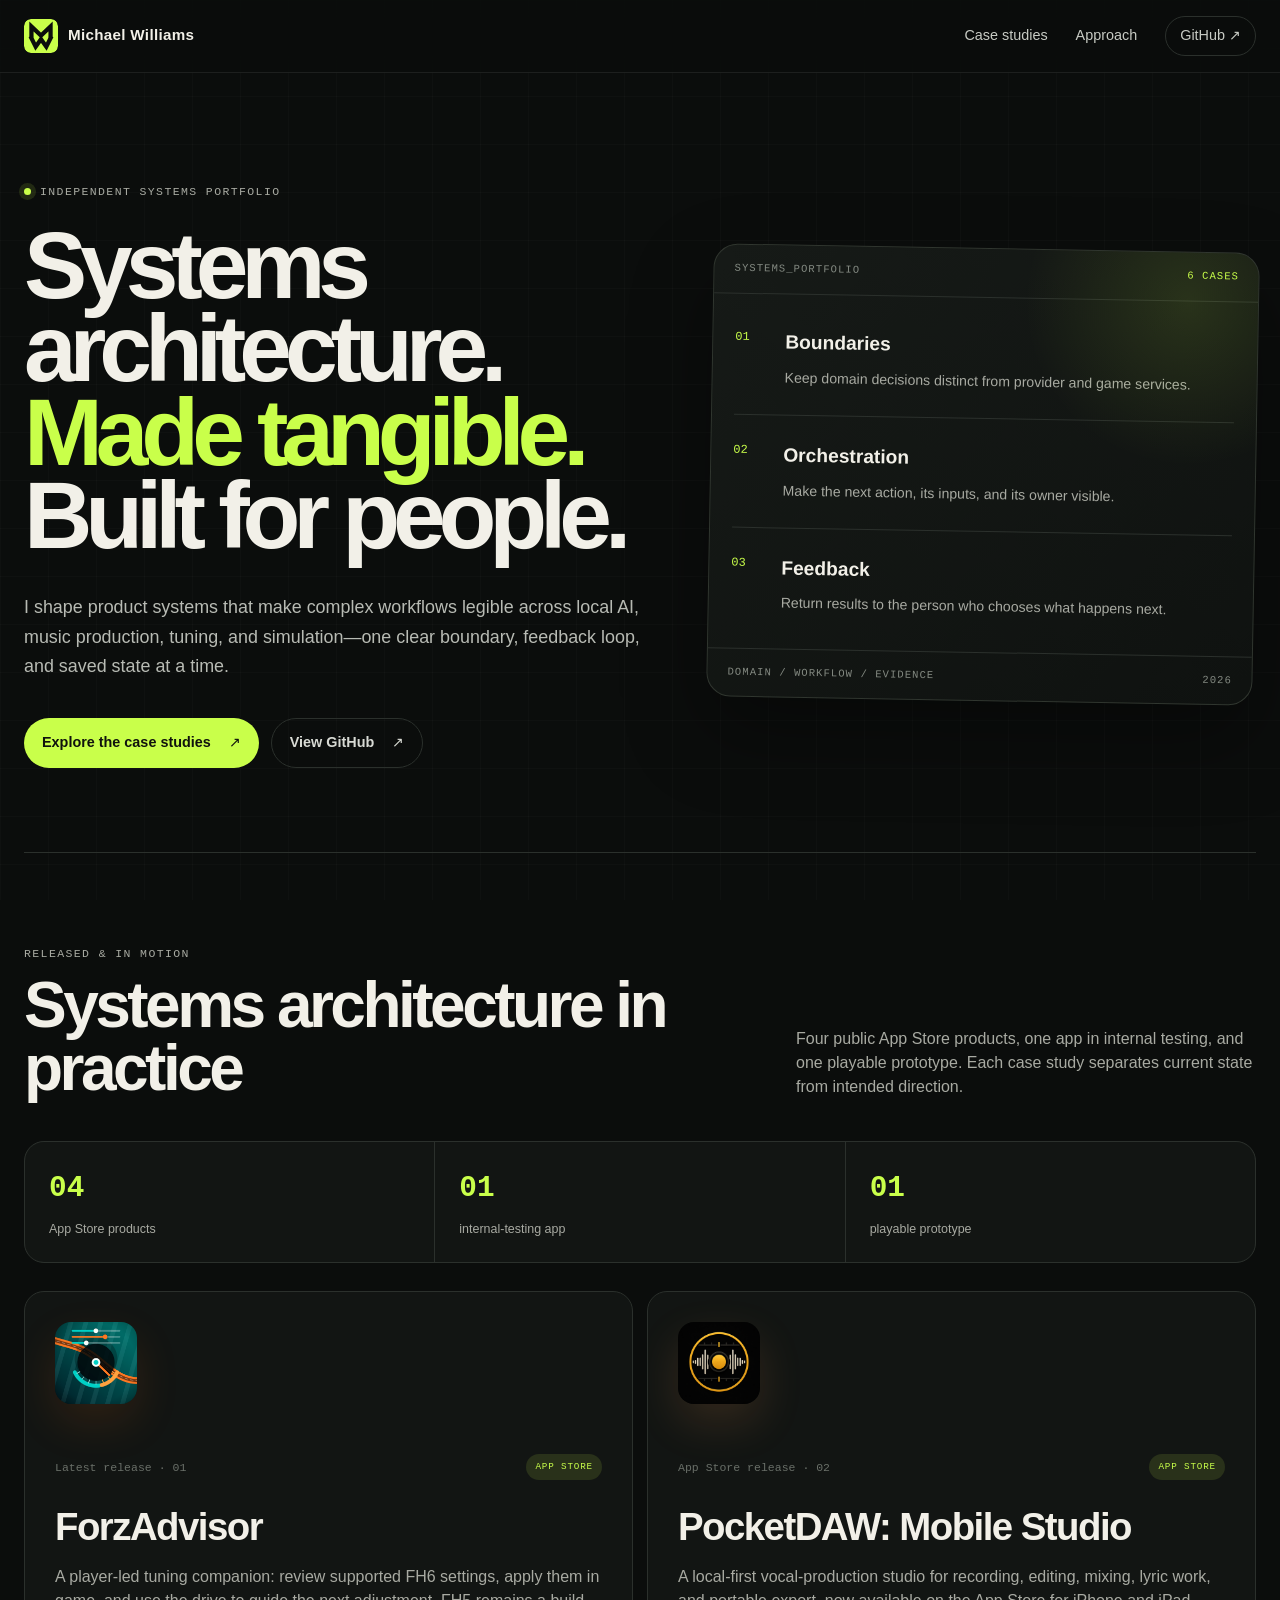
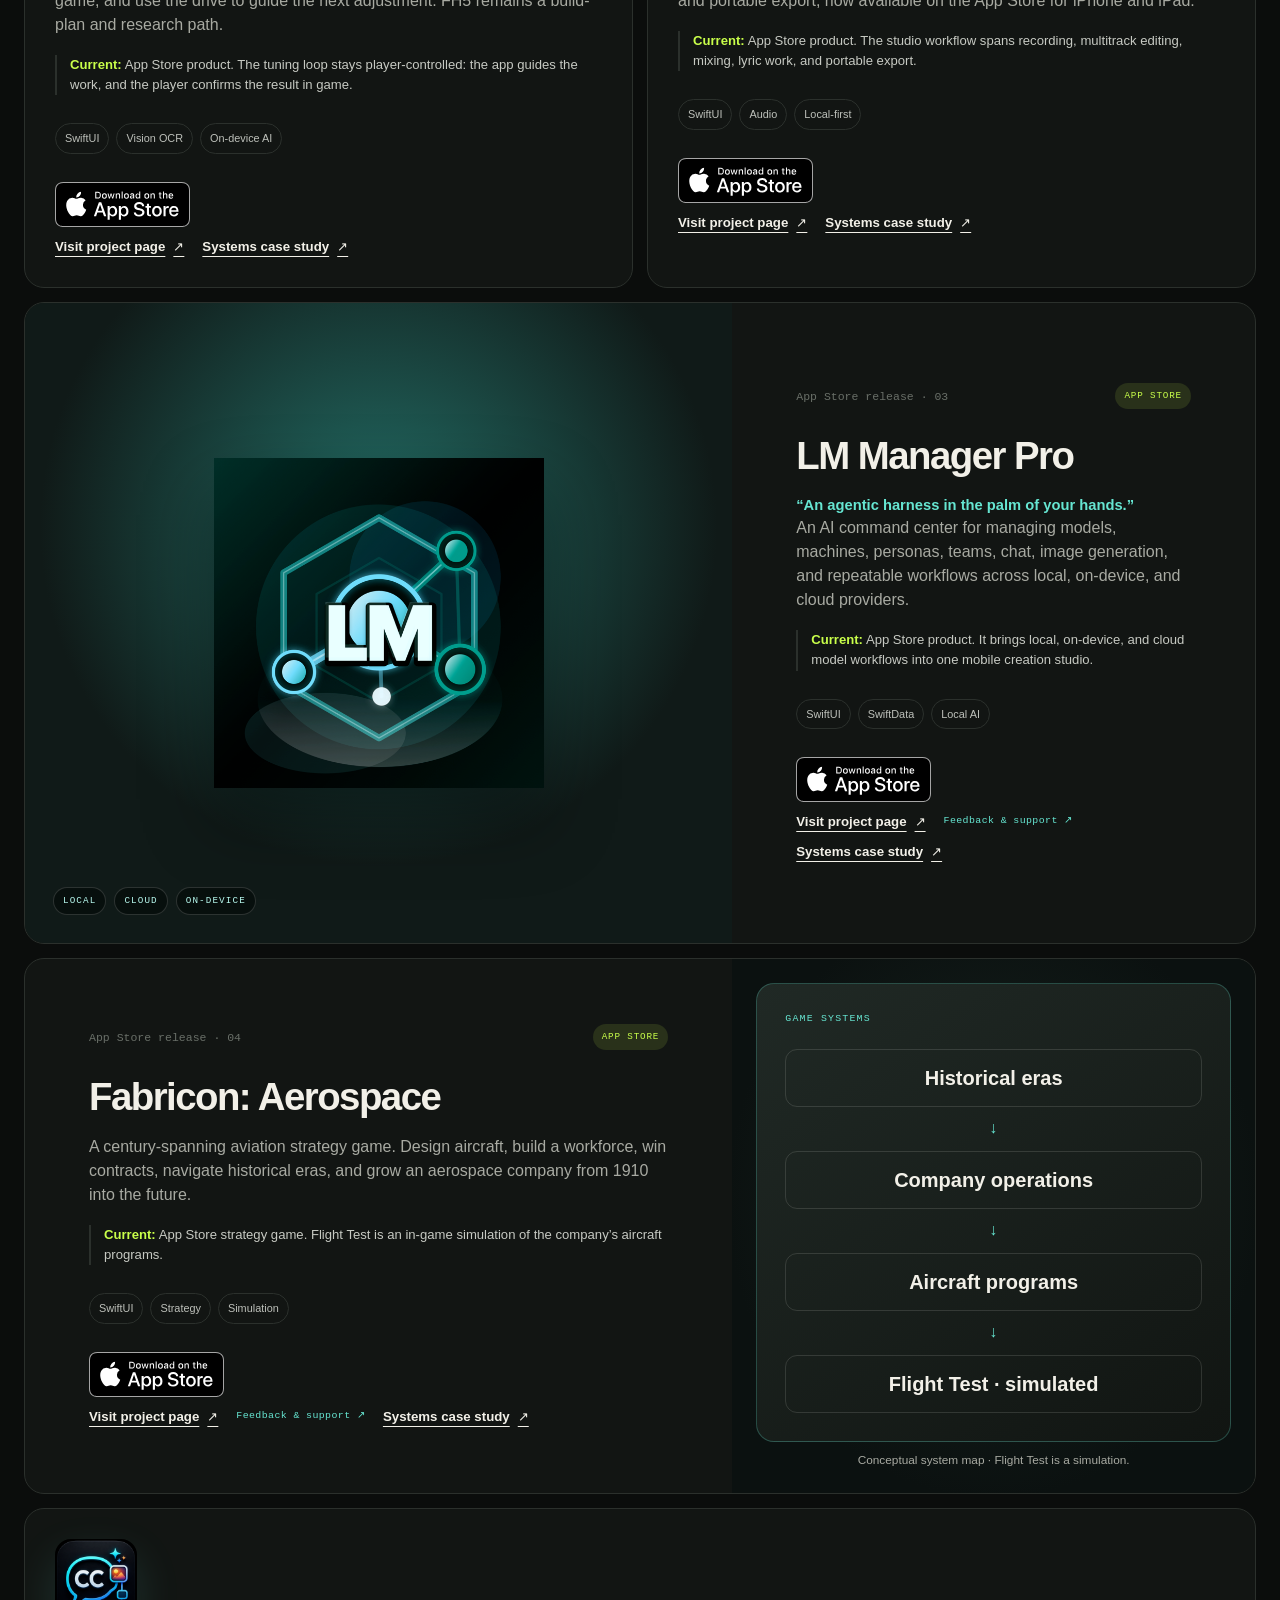
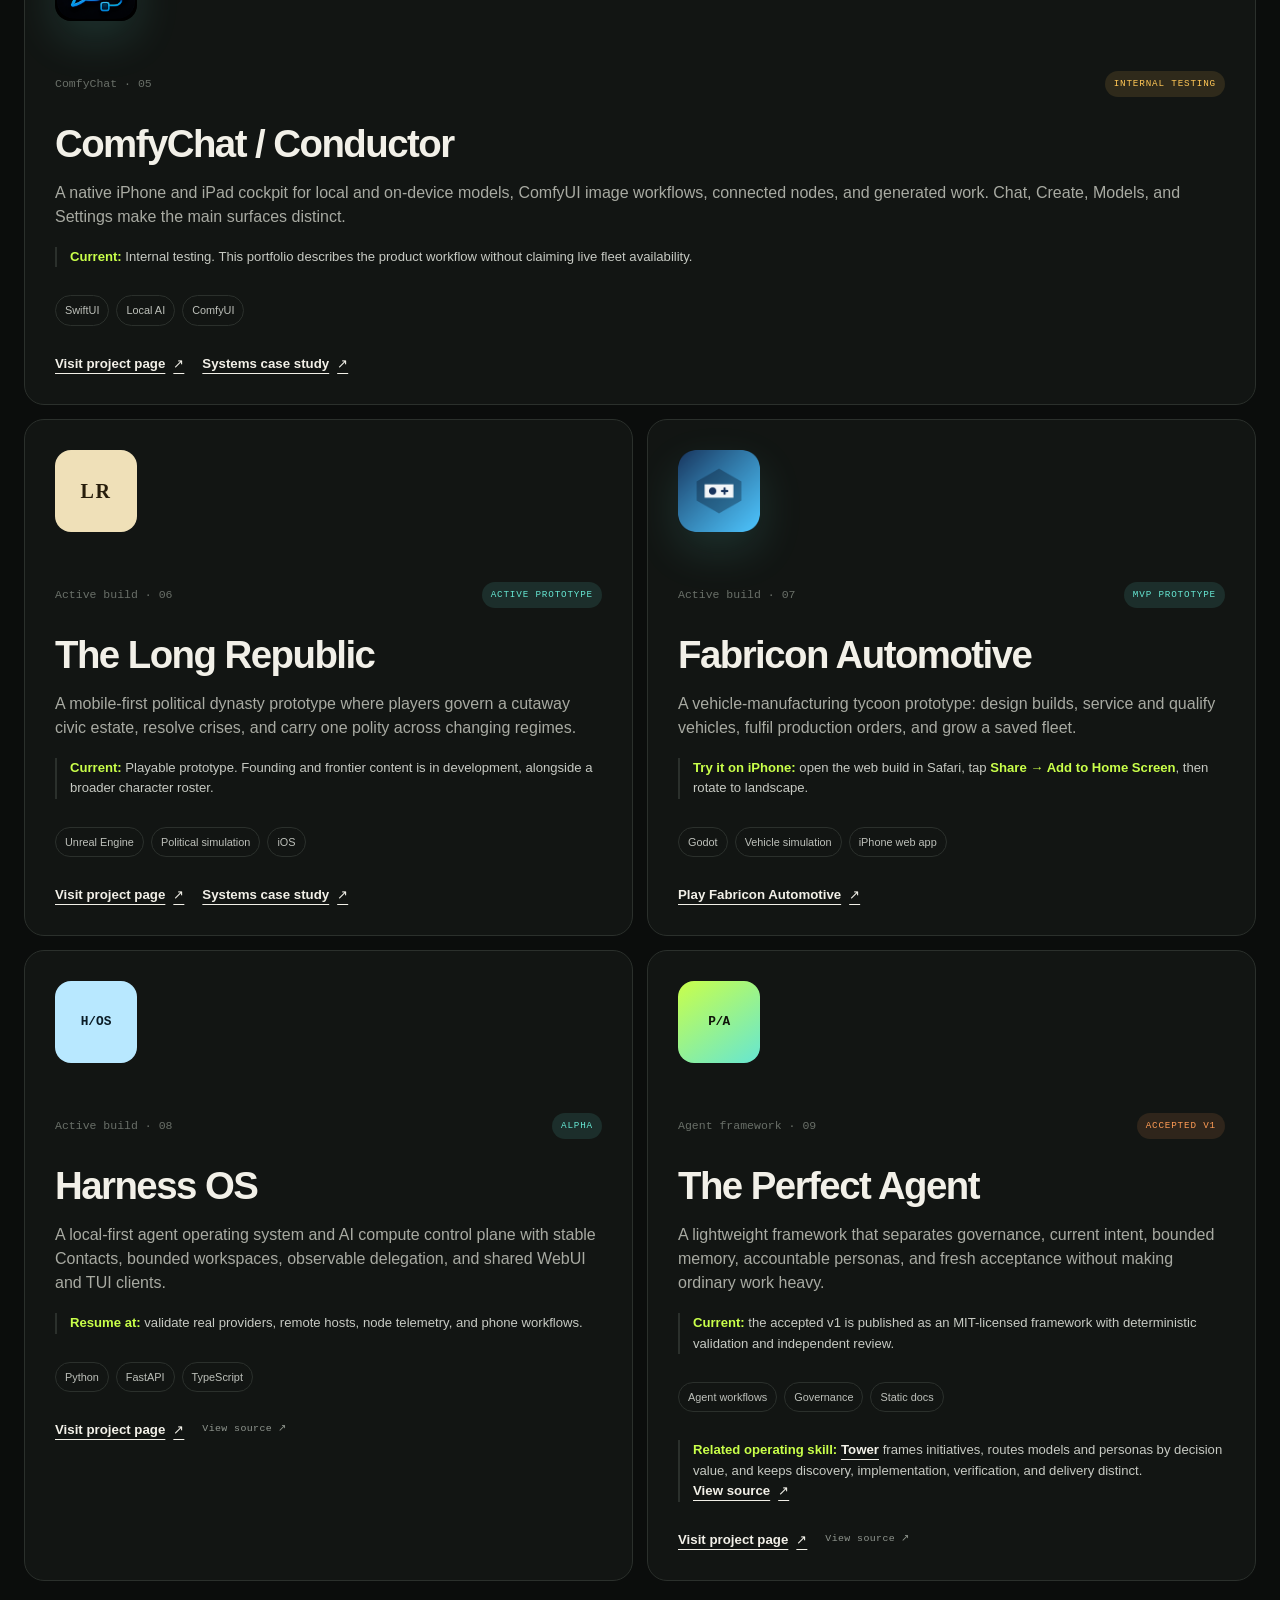
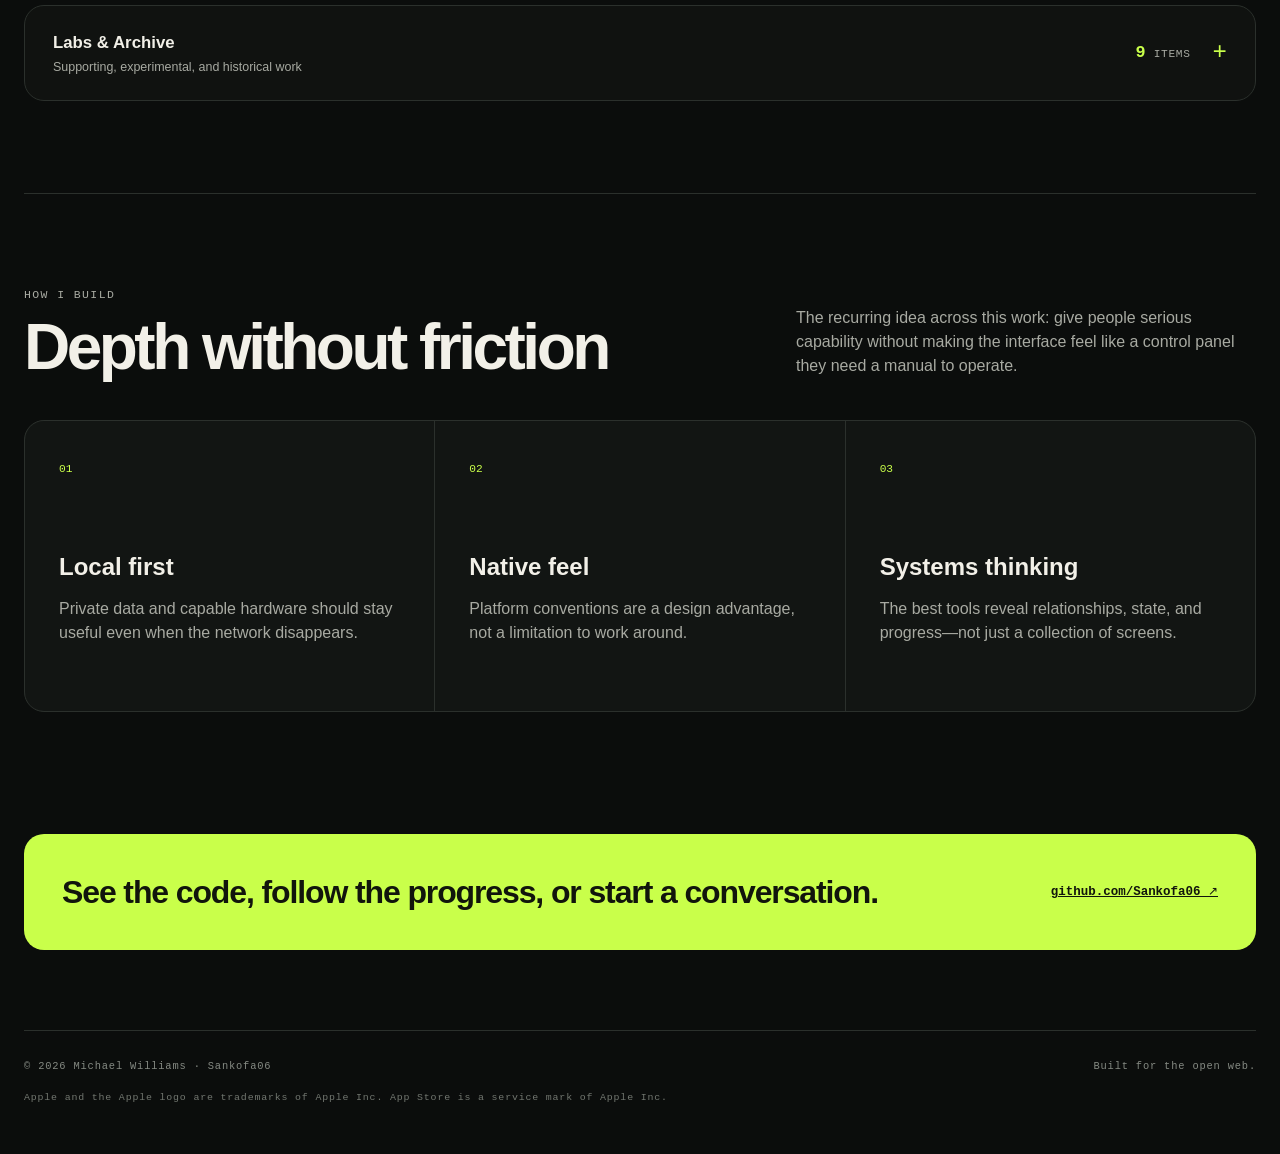
<file: index.html>
<!doctype html>
<html lang="en">
  <head>
    <meta charset="utf-8">
    <meta name="viewport" content="width=device-width, initial-scale=1">
    <meta name="description" content="Systems architecture through native apps, local AI workspaces, creative tools, and simulations.">
    <meta name="author" content="Michael Williams">
    <meta name="theme-color" content="#0b0d0c">
    <meta property="og:title" content="Michael Williams — Systems Architecture Portfolio">
    <meta property="og:description" content="Six product case studies on local AI, creative workflows, tuning, and simulation.">
    <meta property="og:type" content="website">
    <meta property="og:url" content="https://sankofa06.github.io/">
    <meta property="og:site_name" content="Michael Williams Portfolio">
    <meta property="og:image" content="https://sankofa06.github.io/assets/michael-williams-social-preview.png">
    <meta property="og:image:secure_url" content="https://sankofa06.github.io/assets/michael-williams-social-preview.png">
    <meta property="og:image:type" content="image/png">
    <meta property="og:image:width" content="1734">
    <meta property="og:image:height" content="907">
    <meta property="og:image:alt" content="Michael Williams — apps, games, and local-first AI. Sankofa06.">
    <meta name="twitter:card" content="summary_large_image">
    <meta name="twitter:title" content="Michael Williams — Systems Architecture Portfolio">
    <meta name="twitter:description" content="Six product case studies on local AI, creative workflows, tuning, and simulation.">
    <meta name="twitter:image" content="https://sankofa06.github.io/assets/michael-williams-social-preview.png">
    <meta name="twitter:image:alt" content="Michael Williams — apps, games, and local-first AI. Sankofa06.">
    <title>Michael Williams — Systems Architecture Portfolio</title>
    <link rel="icon" href="assets/mw-mark.svg" type="image/svg+xml">
    <link rel="stylesheet" href="styles.css">
    <script src="app.js" defer></script>
  </head>
  <body>
    <a class="skip-link" href="#work">Skip to projects</a>

    <header class="site-header" data-header>
      <a class="brand" href="#top" aria-label="Michael Williams portfolio home">
        <img class="brand-mark" src="assets/mw-mark.svg" width="34" height="34" alt="">
        <span>Michael Williams</span>
      </a>
      <nav aria-label="Primary navigation">
        <a href="projects/systems-architecture/">Case studies</a>
        <a href="#about">Approach</a>
        <a class="nav-cta" href="https://github.com/Sankofa06">GitHub <span aria-hidden="true">↗</span></a>
      </nav>
    </header>

    <main id="top">
      <section class="hero" aria-labelledby="hero-title">
        <div class="hero-copy">
          <p class="eyebrow"><span class="status-dot" aria-hidden="true"></span> Independent systems portfolio</p>
          <h1 id="hero-title">Systems architecture.<br><span>Made tangible.</span><br>Built for people.</h1>
          <p class="hero-lede">I shape product systems that make complex workflows legible across local AI, music production, tuning, and simulation—one clear boundary, feedback loop, and saved state at a time.</p>
          <div class="hero-actions">
            <a class="button primary" href="projects/systems-architecture/">Explore the case studies <span aria-hidden="true">↗</span></a>
            <a class="button secondary" href="https://github.com/Sankofa06">View GitHub <span aria-hidden="true">↗</span></a>
          </div>
        </div>

        <div class="hero-console" aria-label="Portfolio focus areas">
          <div class="console-bar">
            <span>SYSTEMS_PORTFOLIO</span>
            <span class="console-live">6 CASES</span>
          </div>
          <div class="console-grid">
            <article>
              <span class="console-index">01</span>
              <h2>Boundaries</h2>
              <p>Keep domain decisions distinct from provider and game services.</p>
            </article>
            <article>
              <span class="console-index">02</span>
              <h2>Orchestration</h2>
              <p>Make the next action, its inputs, and its owner visible.</p>
            </article>
            <article>
              <span class="console-index">03</span>
              <h2>Feedback</h2>
              <p>Return results to the person who chooses what happens next.</p>
            </article>
          </div>
          <div class="console-footer"><span>DOMAIN / WORKFLOW / EVIDENCE</span><span>2026</span></div>
        </div>
      </section>

      <section class="work-section" id="work" aria-labelledby="work-title">
        <div class="section-heading">
          <div>
            <p class="eyebrow">Released &amp; in motion</p>
            <h2 id="work-title">Systems architecture in practice</h2>
          </div>
          <p>Four public App Store products, one app in internal testing, and one playable prototype. Each case study separates current state from intended direction.</p>
        </div>

        <div class="atlas-summary" aria-label="Current product status">
          <div><strong>04</strong><span>App Store products</span></div>
          <div><strong>01</strong><span>internal-testing app</span></div>
          <div><strong>01</strong><span>playable prototype</span></div>
        </div>

        <div class="project-grid project-grid--priority">
          <article class="project-card" data-category="tools" data-repo="ForzAdvisor">
            <div class="project-icon icon-orange"><img src="assets/forzadvisor.png" alt="ForzAdvisor app icon" width="640" height="640"></div>
            <div class="project-meta"><span class="project-number">Latest release · 01</span><span class="project-state active">App Store</span></div>
            <h3>ForzAdvisor</h3>
            <p>A player-led tuning companion: review supported FH6 settings, apply them in game, and use the drive to guide the next adjustment. FH5 remains a build-plan and research path.</p>
            <p class="next-step"><strong>Current:</strong> App Store product. The tuning loop stays player-controlled: the app guides the work, and the player confirms the result in game.</p>
            <ul class="tags" aria-label="Technologies"><li>SwiftUI</li><li>Vision OCR</li><li>On-device AI</li></ul>
            <div class="project-actions"><a class="app-store-link" href="https://apps.apple.com/us/app/forzadvisor/id6775224250" aria-label="Download ForzAdvisor on the App Store"><img src="assets/app-store-badge.svg" width="135" height="45" alt="Download on the App Store"></a><a class="text-link" href="https://sankofa06.github.io/ForzAdvisor/">Visit project page <span aria-hidden="true">↗</span></a><a class="text-link" href="projects/systems-architecture/#forzadvisor">Systems case study <span aria-hidden="true">↗</span></a></div>
          </article>

          <article class="project-card" data-category="creative tools" data-repo="SingerKeepers">
            <div class="project-icon icon-copper"><img src="assets/pocketdaw.png" alt="PocketDAW app icon" width="256" height="256"></div>
            <div class="project-meta"><span class="project-number">App Store release · 02</span><span class="project-state active">App Store</span></div>
            <h3>PocketDAW: Mobile Studio</h3>
            <p>A local-first vocal-production studio for recording, editing, mixing, lyric work, and portable export, now available on the App Store for iPhone and iPad.</p>
            <p class="next-step"><strong>Current:</strong> App Store product. The studio workflow spans recording, multitrack editing, mixing, lyric work, and portable export.</p>
            <ul class="tags" aria-label="Technologies"><li>SwiftUI</li><li>Audio</li><li>Local-first</li></ul>
            <div class="project-actions"><a class="app-store-link" href="https://apps.apple.com/us/app/pocketdaw-mobile-studio/id6769739931" aria-label="Download PocketDAW on the App Store"><img src="assets/app-store-badge.svg" width="135" height="45" alt="Download on the App Store"></a><a class="text-link" href="https://sankofa06.github.io/SingerKeepers/">Visit project page <span aria-hidden="true">↗</span></a><a class="text-link" href="projects/systems-architecture/#pocketdaw">Systems case study <span aria-hidden="true">↗</span></a></div>
          </article>

          <article class="project-card project-card--wide" data-category="ai tools" data-repo="LMManagerPro">
            <div class="project-visual visual-lm">
              <img src="assets/lm-manager-pro.png" alt="LM Manager Pro app icon" width="640" height="640">
              <div class="visual-copy"><span>LOCAL</span><span>CLOUD</span><span>ON-DEVICE</span></div>
            </div>
            <div class="project-body">
              <div class="project-meta"><span class="project-number">App Store release · 03</span><span class="project-state active">App Store</span></div>
              <h3>LM Manager Pro</h3><p class="project-positioning">“An agentic harness in the palm of your hands.”</p>
              <p>An AI command center for managing models, machines, personas, teams, chat, image generation, and repeatable workflows across local, on-device, and cloud providers.</p>
              <p class="next-step"><strong>Current:</strong> App Store product. It brings local, on-device, and cloud model workflows into one mobile creation studio.</p>
              <ul class="tags" aria-label="Technologies"><li>SwiftUI</li><li>SwiftData</li><li>Local AI</li></ul>
              <div class="project-actions"><a class="app-store-link" href="https://apps.apple.com/us/app/lm-manager-pro/id6769730602" aria-label="Download LM Manager Pro on the App Store"><img src="assets/app-store-badge.svg" width="135" height="45" alt="Download on the App Store"></a><a class="text-link" href="https://sankofa06.github.io/LMManagerPro/">Visit project page <span aria-hidden="true">↗</span></a><a class="support-project-link" href="https://sankofa06.github.io/LMManagerProFeedback/">Feedback &amp; support <span aria-hidden="true">↗</span></a><a class="text-link" href="projects/systems-architecture/#lmmanagerpro">Systems case study <span aria-hidden="true">↗</span></a></div>
            </div>
          </article>

          <article class="project-card project-card--wide project-card--reverse" data-category="games" data-repo="AeroTycoonGame">
            <div class="project-visual visual-aero"><figure class="fabricon-systems-figure"><div class="fabricon-systems-map" aria-hidden="true"><span class="map-label">GAME SYSTEMS</span><strong>Historical eras</strong><span aria-hidden="true" class="map-arrow">↓</span><strong>Company operations</strong><span aria-hidden="true" class="map-arrow">↓</span><strong>Aircraft programs</strong><span aria-hidden="true" class="map-arrow">↓</span><strong>Flight Test · simulated</strong></div><figcaption>Conceptual system map · Flight Test is a simulation.</figcaption></figure></div>
            <div class="project-body">
              <div class="project-meta"><span class="project-number">App Store release · 04</span><span class="project-state active">App Store</span></div>
              <h3>Fabricon: Aerospace</h3>
              <p>A century-spanning aviation strategy game. Design aircraft, build a workforce, win contracts, navigate historical eras, and grow an aerospace company from 1910 into the future.</p>
              <p class="next-step"><strong>Current:</strong> App Store strategy game. Flight Test is an in-game simulation of the company’s aircraft programs.</p>
              <ul class="tags" aria-label="Technologies"><li>SwiftUI</li><li>Strategy</li><li>Simulation</li></ul>
              <div class="project-actions"><a class="app-store-link" href="https://apps.apple.com/us/app/fabricon-aerospace/id6760683889" aria-label="Download Fabricon: Aerospace on the App Store"><img src="assets/app-store-badge.svg" width="135" height="45" alt="Download on the App Store"></a><a class="text-link" href="https://sankofa06.github.io/AeroTycoonGame/">Visit project page <span aria-hidden="true">↗</span></a><a class="support-project-link" href="https://sankofa06.github.io/FabriconFeedback/">Feedback &amp; support <span aria-hidden="true">↗</span></a><a class="text-link" href="projects/systems-architecture/#fabricon">Systems case study <span aria-hidden="true">↗</span></a></div>
            </div>
          </article>

          <article class="project-card project-card--spotlight" data-category="ai tools" data-repo="Conductor">
            <div class="project-icon icon-teal"><img src="assets/comfychat.png" alt="ComfyChat app icon" width="256" height="256"></div>
            <div class="project-meta"><span class="project-number">ComfyChat · 05</span><span class="project-state review">Internal testing</span></div>
            <h3>ComfyChat / Conductor</h3>
            <p>A native iPhone and iPad cockpit for local and on-device models, ComfyUI image workflows, connected nodes, and generated work. Chat, Create, Models, and Settings make the main surfaces distinct.</p>
            <p class="next-step"><strong>Current:</strong> Internal testing. This portfolio describes the product workflow without claiming live fleet availability.</p>
            <ul class="tags" aria-label="Technologies"><li>SwiftUI</li><li>Local AI</li><li>ComfyUI</li></ul>
            <div class="project-actions"><a class="text-link" href="https://sankofa06.github.io/Conductor/">Visit project page <span aria-hidden="true">↗</span></a><a class="text-link" href="projects/systems-architecture/#comfych-at">Systems case study <span aria-hidden="true">↗</span></a></div>
          </article>

          <article class="project-card" data-category="games" data-repo="the-long-republic">
            <div class="project-glyph glyph-republic" aria-hidden="true">LR</div>
            <div class="project-meta"><span class="project-number">Active build · 06</span><span class="project-state building">Active prototype</span></div>
            <h3>The Long Republic</h3>
            <p>A mobile-first political dynasty prototype where players govern a cutaway civic estate, resolve crises, and carry one polity across changing regimes.</p>
            <p class="next-step"><strong>Current:</strong> Playable prototype. Founding and frontier content is in development, alongside a broader character roster.</p>
            <ul class="tags" aria-label="Technologies"><li>Unreal Engine</li><li>Political simulation</li><li>iOS</li></ul>
            <div class="project-actions"><a class="text-link" href="https://sankofa06.github.io/the-long-republic/">Visit project page <span aria-hidden="true">↗</span></a><a class="text-link" href="projects/systems-architecture/#the-long-republic">Systems case study <span aria-hidden="true">↗</span></a></div>
          </article>

          <article class="project-card" data-category="games">
            <div class="project-icon icon-teal"><img src="assets/fabricon-automotive.png" alt="Fabricon Automotive app icon" width="180" height="180"></div>
            <div class="project-meta"><span class="project-number">Active build · 07</span><span class="project-state building">MVP prototype</span></div>
            <h3>Fabricon Automotive</h3>
            <p>A vehicle-manufacturing tycoon prototype: design builds, service and qualify vehicles, fulfil production orders, and grow a saved fleet.</p>
            <p class="next-step"><strong>Try it on iPhone:</strong> open the web build in Safari, tap <strong>Share → Add to Home Screen</strong>, then rotate to landscape.</p>
            <ul class="tags" aria-label="Technologies"><li>Godot</li><li>Vehicle simulation</li><li>iPhone web app</li></ul>
            <div class="project-actions"><a class="text-link" href="games/fabricon-automotive/">Play Fabricon Automotive <span aria-hidden="true">↗</span></a></div>
          </article>

          <article class="project-card" data-category="ai tools" data-repo="harness-os">
            <div class="project-glyph glyph-harness" aria-hidden="true">H/OS</div>
            <div class="project-meta"><span class="project-number">Active build · 08</span><span class="project-state building">Alpha</span></div>
            <h3>Harness OS</h3>
            <p>A local-first agent operating system and AI compute control plane with stable Contacts, bounded workspaces, observable delegation, and shared WebUI and TUI clients.</p>
            <p class="next-step"><strong>Resume at:</strong> validate real providers, remote hosts, node telemetry, and phone workflows.</p>
            <ul class="tags" aria-label="Technologies"><li>Python</li><li>FastAPI</li><li>TypeScript</li></ul>
            <div class="project-actions"><a class="text-link" href="https://sankofa06.github.io/harness-os/">Visit project page <span aria-hidden="true">↗</span></a><a class="source-project-link" href="https://github.com/Sankofa06/harness-os">View source <span aria-hidden="true">↗</span></a></div>
          </article>

          <article class="project-card" data-category="ai tools systems" data-repo="the-perfect-agent">
            <div class="project-glyph glyph-agent" aria-hidden="true">P/A</div>
            <div class="project-meta"><span class="project-number">Agent framework · 09</span><span class="project-state evolving">Accepted v1</span></div>
            <h3>The Perfect Agent</h3>
            <p>A lightweight framework that separates governance, current intent, bounded memory, accountable personas, and fresh acceptance without making ordinary work heavy.</p>
            <p class="next-step"><strong>Current:</strong> the accepted v1 is published as an MIT-licensed framework with deterministic validation and independent review.</p>
            <ul class="tags" aria-label="Technologies"><li>Agent workflows</li><li>Governance</li><li>Static docs</li></ul>
            <p class="next-step"><strong>Related operating skill:</strong> <a class="text-link" data-repo="tower" href="https://sankofa06.github.io/tower/">Tower</a> frames initiatives, routes models and personas by decision value, and keeps discovery, implementation, verification, and delivery distinct. <a class="text-link" href="https://github.com/Sankofa06/tower">View source <span aria-hidden="true">↗</span></a></p>
            <div class="project-actions"><a class="text-link" href="projects/the-perfect-agent/">Visit project page <span aria-hidden="true">↗</span></a><a class="source-project-link" href="https://github.com/Sankofa06/the-perfect-agent">View source <span aria-hidden="true">↗</span></a></div>
          </article>

        </div>

        <details class="labs-archive">
          <summary>
            <span><strong>Labs &amp; Archive</strong><small>Supporting, experimental, and historical work</small></span>
            <span class="labs-count"><strong data-labs-count>9</strong> items</span>
          </summary>
          <div class="labs-intro">
            <p>These projects remain available for context without competing with current releases and active work.</p>
            <span>Repository sync: <time data-repo-audit-date datetime="2026-09-25">2026-09-25 (snapshot)</time></span>
          </div>
          <div class="labs-grid">
            <article class="project-card lab-card" data-category="ai tools archive" data-repo="LM-Laboratory">
              <div class="project-meta"><span class="project-number">AI reference</span><span class="project-state archive">Archived</span></div>
              <h3>LM Laboratory</h3>
              <p>A retired native workbench for discovering, loading, comparing, and orchestrating local models.</p>
              <div class="project-actions"><a class="text-link" href="https://sankofa06.github.io/LM-Laboratory/">Project page <span aria-hidden="true">↗</span></a><a class="source-project-link" href="https://github.com/Sankofa06/LM-Laboratory">Private source <span aria-hidden="true">↗</span></a></div>
            </article>
            <article class="project-card lab-card" data-category="ai tools" data-repo="Lucidity">
              <div class="project-meta"><span class="project-number">AI experiment</span><span class="project-state archive">Inactive archive</span></div>
              <h3>Lucidity / Mira</h3>
              <p>A past exploration of multi-model workspaces and persistent projects. Inactive and retained for reference.</p>
              <div class="project-actions"><a class="text-link" href="https://sankofa06.github.io/Lucidity/">Project page <span aria-hidden="true">↗</span></a><a class="source-project-link" href="https://github.com/Sankofa06/Lucidity">View source <span aria-hidden="true">↗</span></a></div>
            </article>
            <article class="project-card lab-card" data-category="creative tools" data-repo="ArtistHub">
              <div class="project-meta"><span class="project-number">Music archive</span><span class="project-state prototype">Functional beta</span></div>
              <h3>ArtistHub / Song Keepers</h3>
              <p>An earlier song catalog, rights, release, and artist-operations workspace adjacent to PocketDAW.</p>
              <div class="project-actions"><a class="text-link" href="https://sankofa06.github.io/ArtistHub/">Project page <span aria-hidden="true">↗</span></a><a class="source-project-link" href="https://github.com/Sankofa06/ArtistHub">Private source <span aria-hidden="true">↗</span></a></div>
            </article>
            <article class="project-card lab-card" data-category="games" data-repo="FabriconAerospace">
              <div class="project-meta"><span class="project-number">Aviation lab</span><span class="project-state building">Early rewrite</span></div>
              <h3>Fabricon Aerospace Rewrite</h3>
              <p>A Clean Swift architectural exploration with a finance vertical slice and supporting design work.</p>
              <div class="project-actions"><a class="text-link" href="https://sankofa06.github.io/FabriconAerospace/">Project page <span aria-hidden="true">↗</span></a><a class="source-project-link" href="https://github.com/Sankofa06/FabriconAerospace">Private source <span aria-hidden="true">↗</span></a></div>
            </article>
            <article class="project-card lab-card" data-category="ai archive" data-repo="harness-os-2">
              <div class="project-meta"><span class="project-number">Specification seed</span><span class="project-state archive">Historical</span></div>
              <h3>harness-os-2</h3>
              <p>The original specification-kit precursor that became the active Harness OS implementation.</p>
              <div class="project-actions"><a class="text-link" href="https://sankofa06.github.io/harness-os-2/">Project page <span aria-hidden="true">↗</span></a><a class="source-project-link" href="https://github.com/Sankofa06/harness-os-2">View source <span aria-hidden="true">↗</span></a></div>
            </article>
            <article class="project-card lab-card" data-category="ai support" data-repo="LMManagerProFeedback">
              <div class="project-meta"><span class="project-number">Support</span><span class="project-state evolving">Maintenance</span></div>
              <h3>LM Manager Pro Feedback</h3>
              <p>The public support site, issue board, and feedback relay companion for LM Manager Pro.</p>
              <div class="project-actions"><a class="text-link" href="https://sankofa06.github.io/LMManagerProFeedback/">Support site <span aria-hidden="true">↗</span></a><a class="source-project-link" href="https://github.com/Sankofa06/LMManagerProFeedback">View source <span aria-hidden="true">↗</span></a></div>
            </article>
            <article class="project-card lab-card" data-category="games support" data-repo="FabriconFeedback">
              <div class="project-meta"><span class="project-number">Support</span><span class="project-state archive">Maintenance</span></div>
              <h3>Fabricon Feedback</h3>
              <p>The public aerospace support surface and planned issue bridge for the Fabricon family.</p>
              <div class="project-actions"><a class="text-link" href="https://sankofa06.github.io/FabriconFeedback/">Support site <span aria-hidden="true">↗</span></a><a class="source-project-link" href="https://github.com/Sankofa06/FabriconFeedback">View source <span aria-hidden="true">↗</span></a></div>
            </article>
            <article class="project-card lab-card" data-category="archive" data-repo="Unreal-Engine-4-Training">
              <div class="project-meta"><span class="project-number">Archive</span><span class="project-state archive">Historical</span></div>
              <h3>Unreal Engine 4 Training</h3>
              <p>A minimal 2020 repository retained as an early Unreal Engine learning artifact.</p>
              <div class="project-actions"><a class="text-link" href="https://sankofa06.github.io/Unreal-Engine-4-Training/">Project page <span aria-hidden="true">↗</span></a><a class="source-project-link" href="https://github.com/Sankofa06/Unreal-Engine-4-Training">Private source <span aria-hidden="true">↗</span></a></div>
            </article>
            <article class="project-card lab-card" data-category="ai tools">
              <div class="project-meta"><span class="project-number">Infrastructure</span><span class="project-state archive">Historical</span></div>
              <h3>Bizzy Command Center</h3>
              <p>An archived case study of a private control room for computing capacity and Codex sessions. The former dashboard is no longer current.</p>
              <div class="project-actions"><a class="text-link" href="bizzy-command-center/">Project page <span aria-hidden="true">↗</span></a><span class="source-project-link">Private system</span></div>
            </article>
          </div>
        </details>
      </section>

      <section class="principles" id="about" aria-labelledby="about-title">
        <div class="section-heading">
          <div><p class="eyebrow">How I build</p><h2 id="about-title">Depth without friction</h2></div>
          <p>The recurring idea across this work: give people serious capability without making the interface feel like a control panel they need a manual to operate.</p>
        </div>
        <div class="principle-grid">
          <article><span>01</span><h3>Local first</h3><p>Private data and capable hardware should stay useful even when the network disappears.</p></article>
          <article><span>02</span><h3>Native feel</h3><p>Platform conventions are a design advantage, not a limitation to work around.</p></article>
          <article><span>03</span><h3>Systems thinking</h3><p>The best tools reveal relationships, state, and progress—not just a collection of screens.</p></article>
        </div>
      </section>

      <section class="contact-strip" aria-label="Contact">
        <p>See the code, follow the progress, or start a conversation.</p>
        <a href="https://github.com/Sankofa06">github.com/Sankofa06 <span aria-hidden="true">↗</span></a>
      </section>
    </main>

    <footer>
      <span>© <span data-year>2026</span> Michael Williams · Sankofa06</span>
      <span>Built for the open web.</span>
      <small class="apple-legal">Apple and the Apple logo are trademarks of Apple Inc. App Store is a service mark of Apple Inc.</small>
    </footer>
  </body>
</html>
</file>
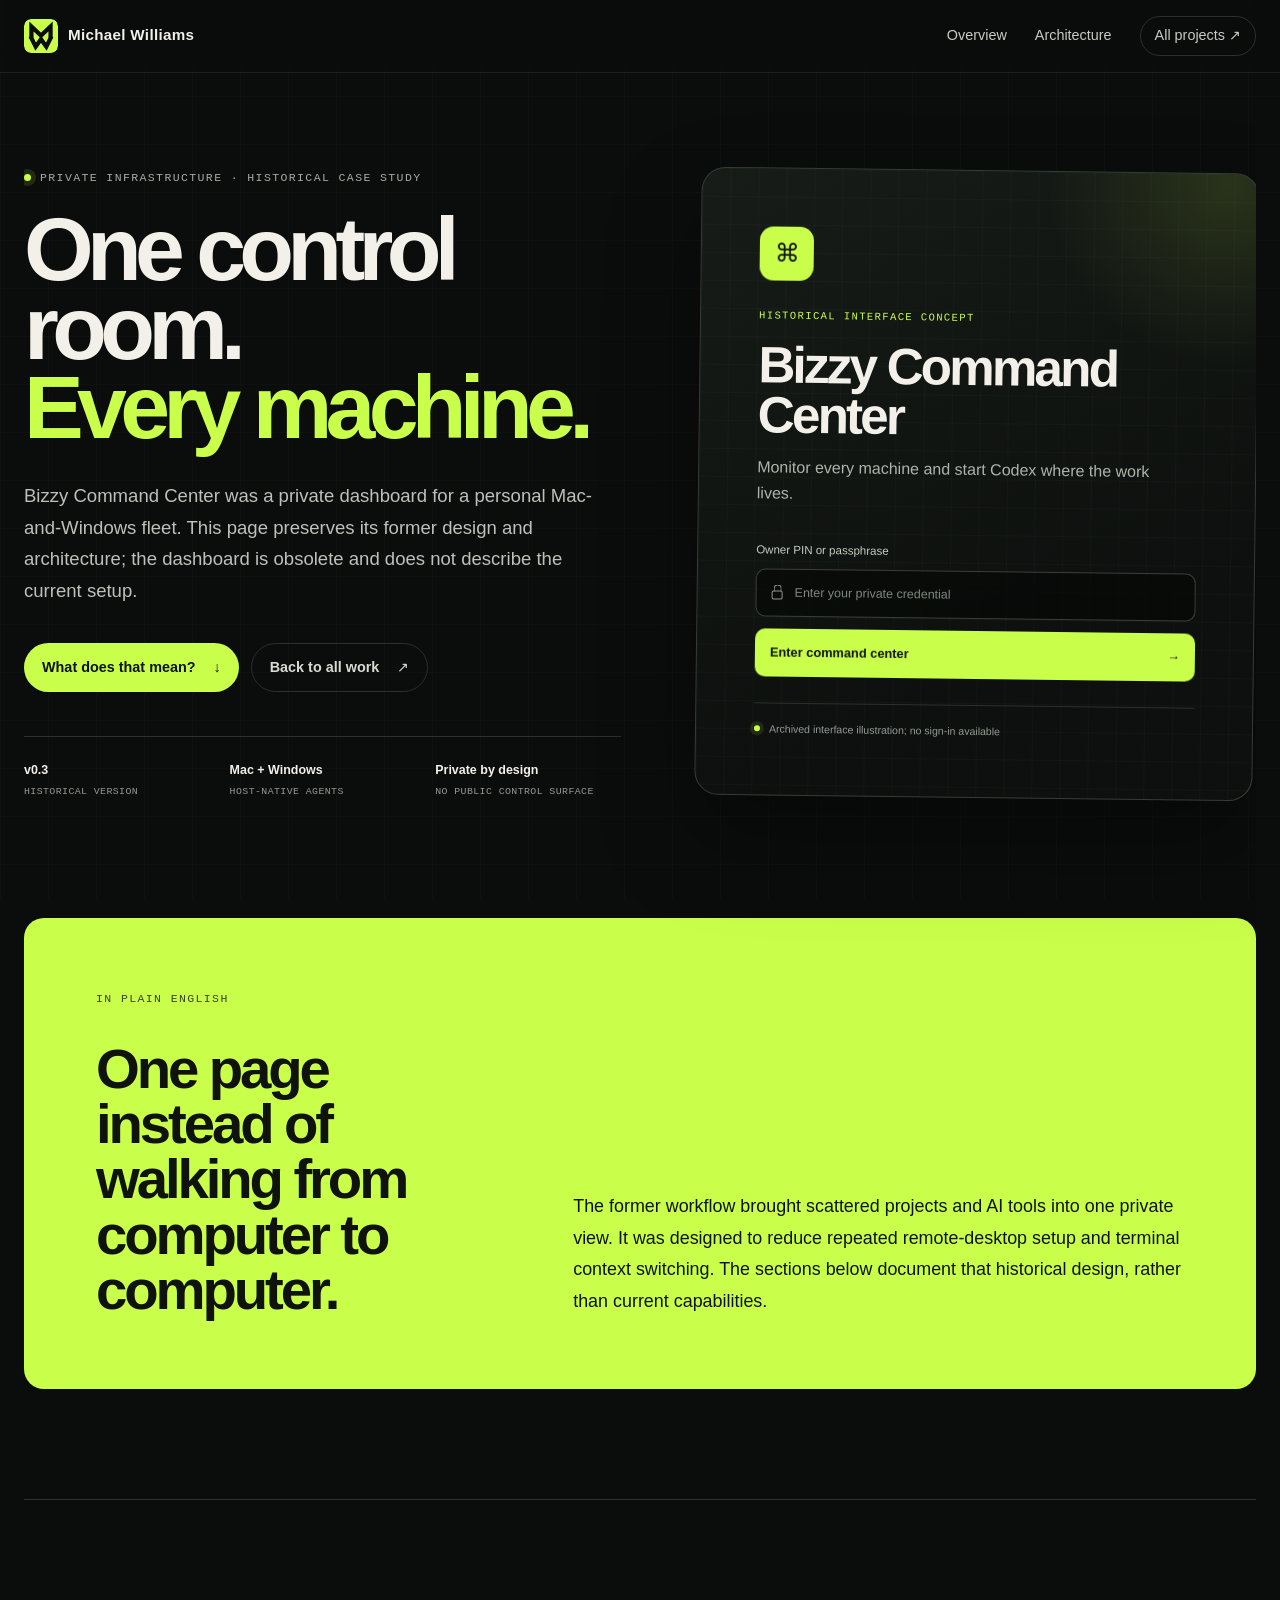
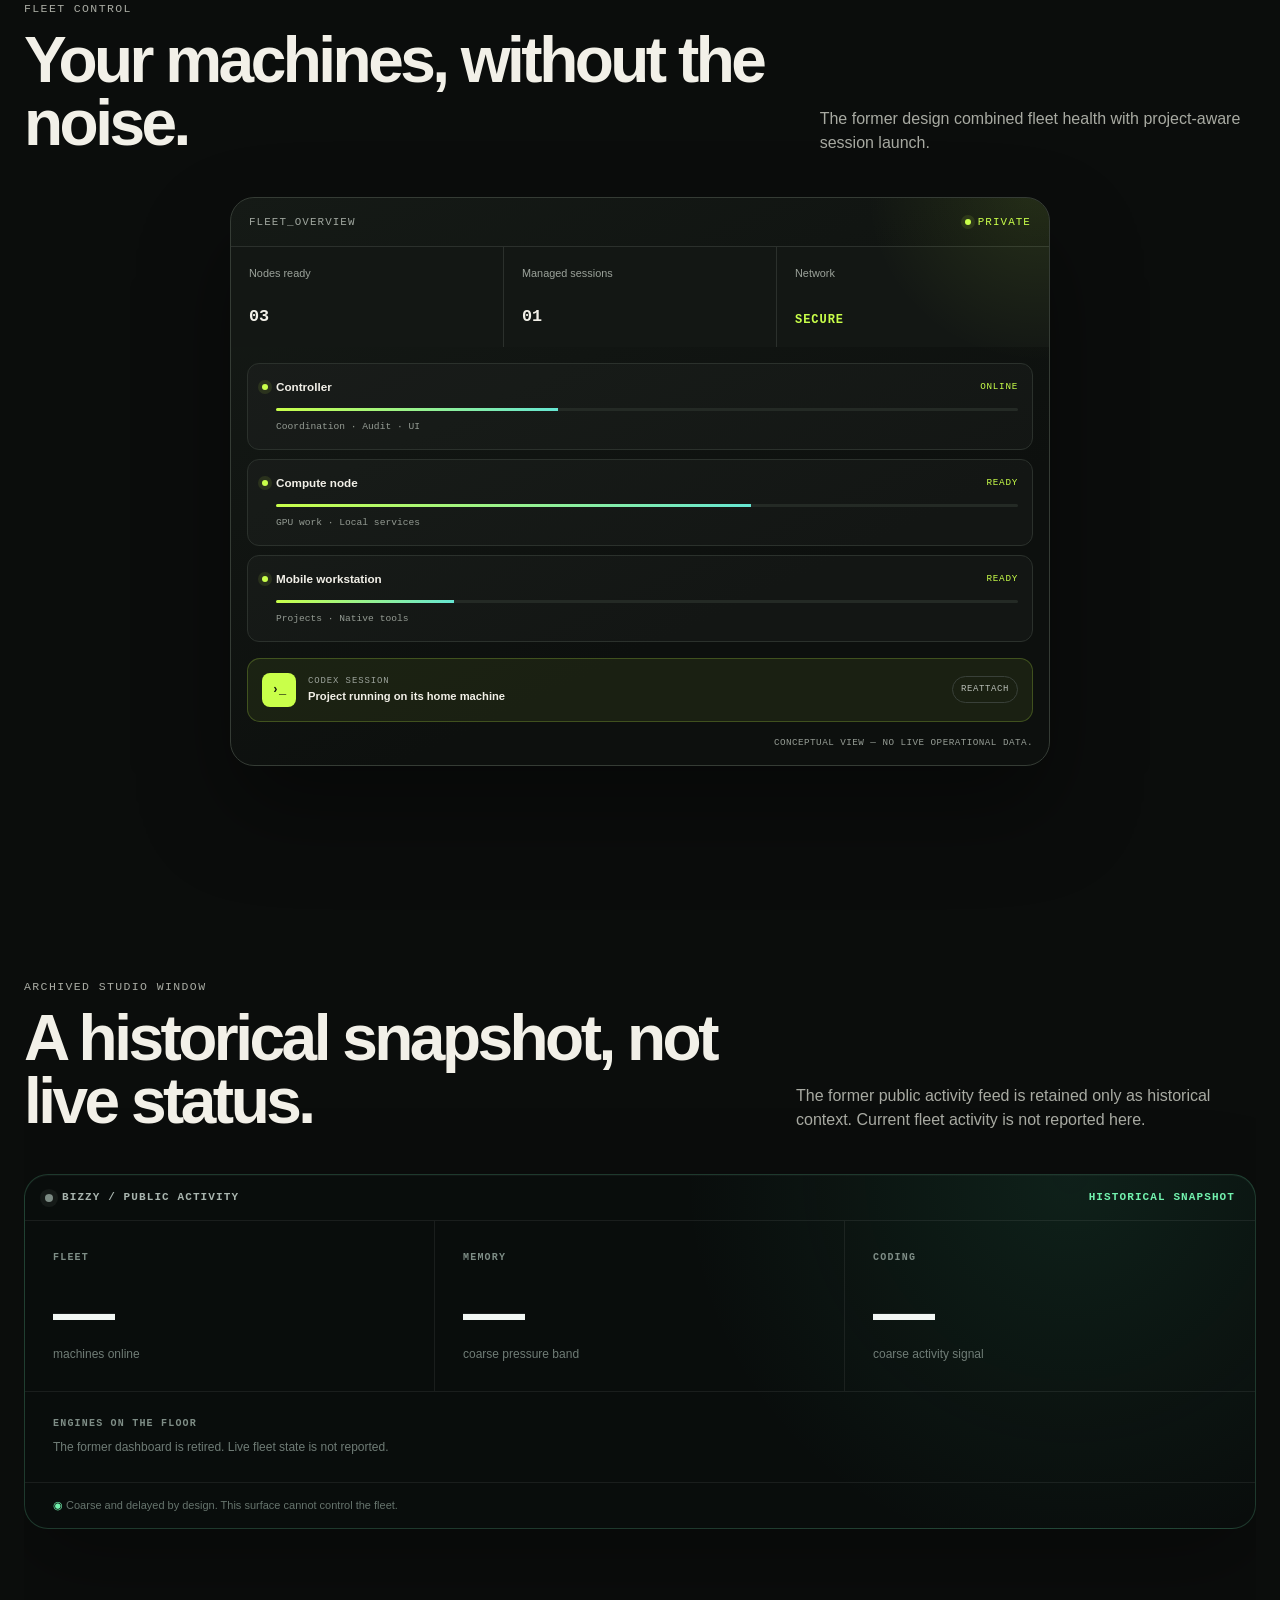
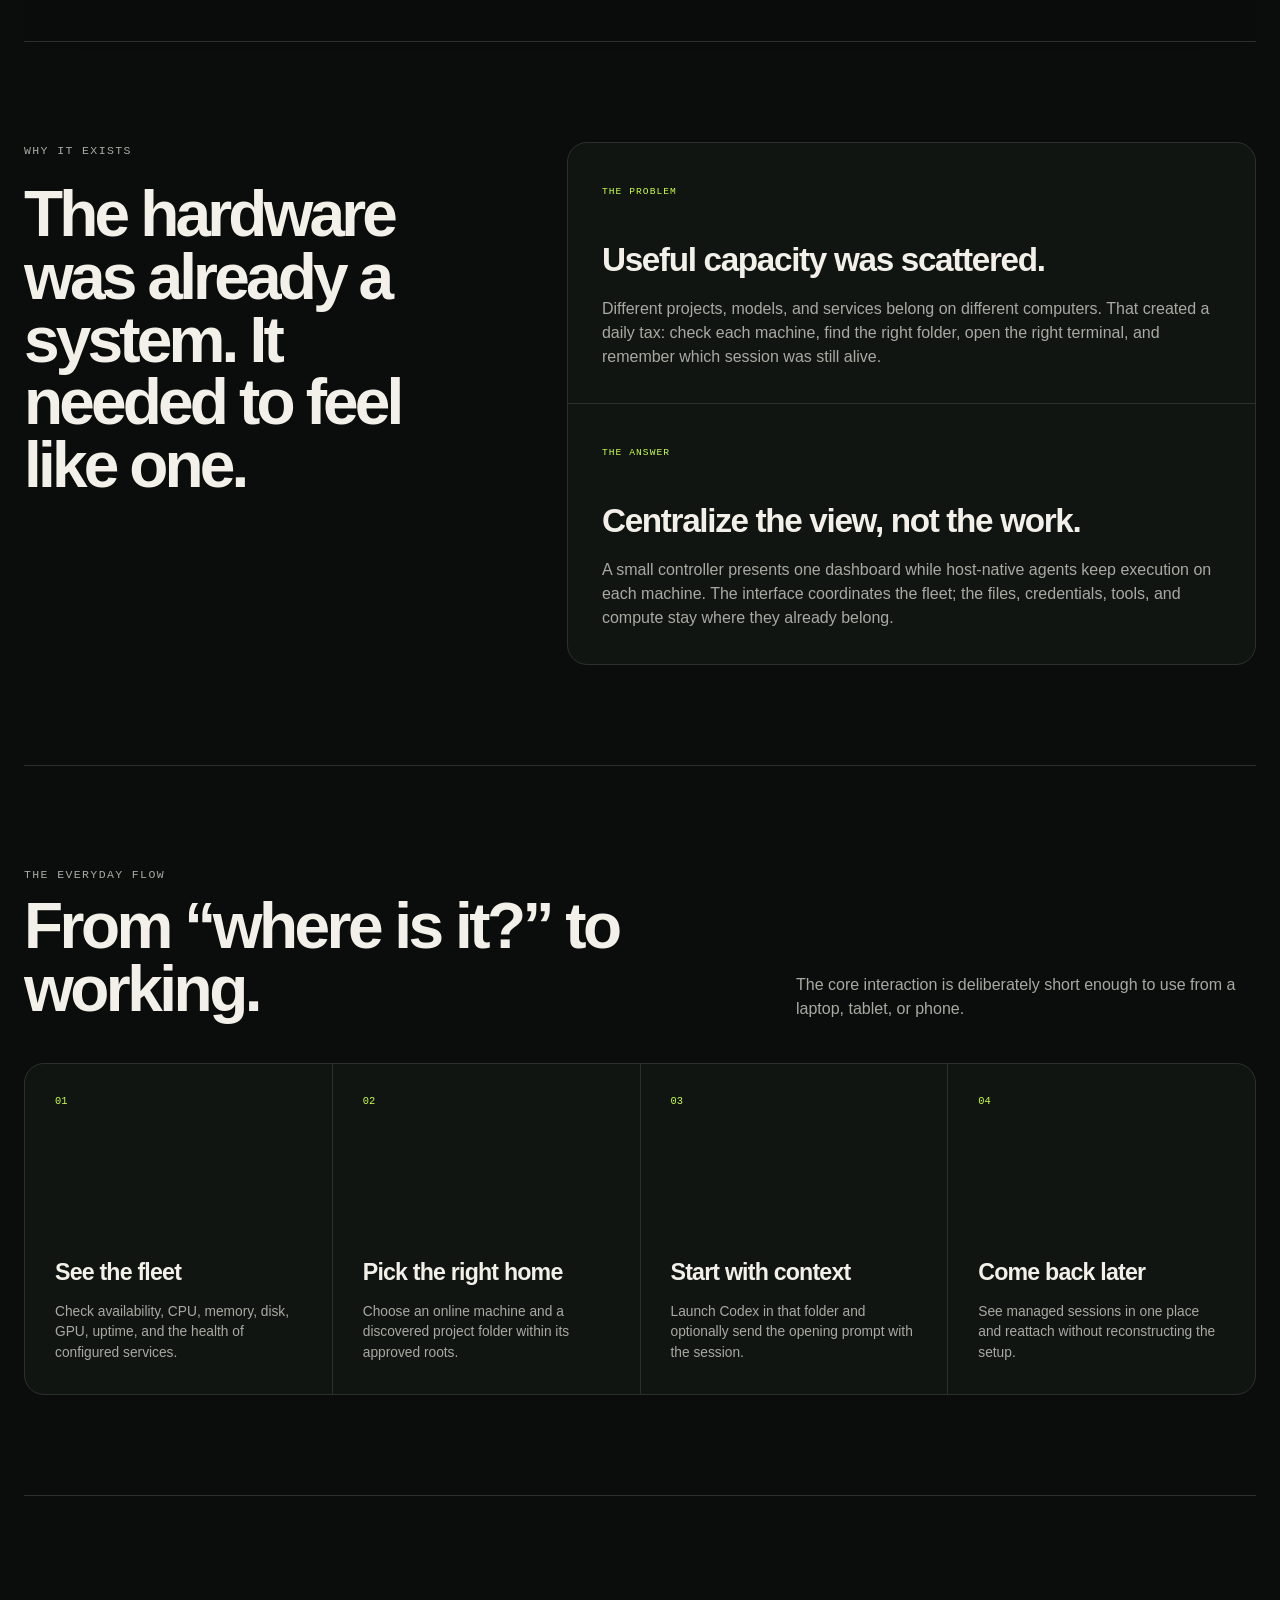
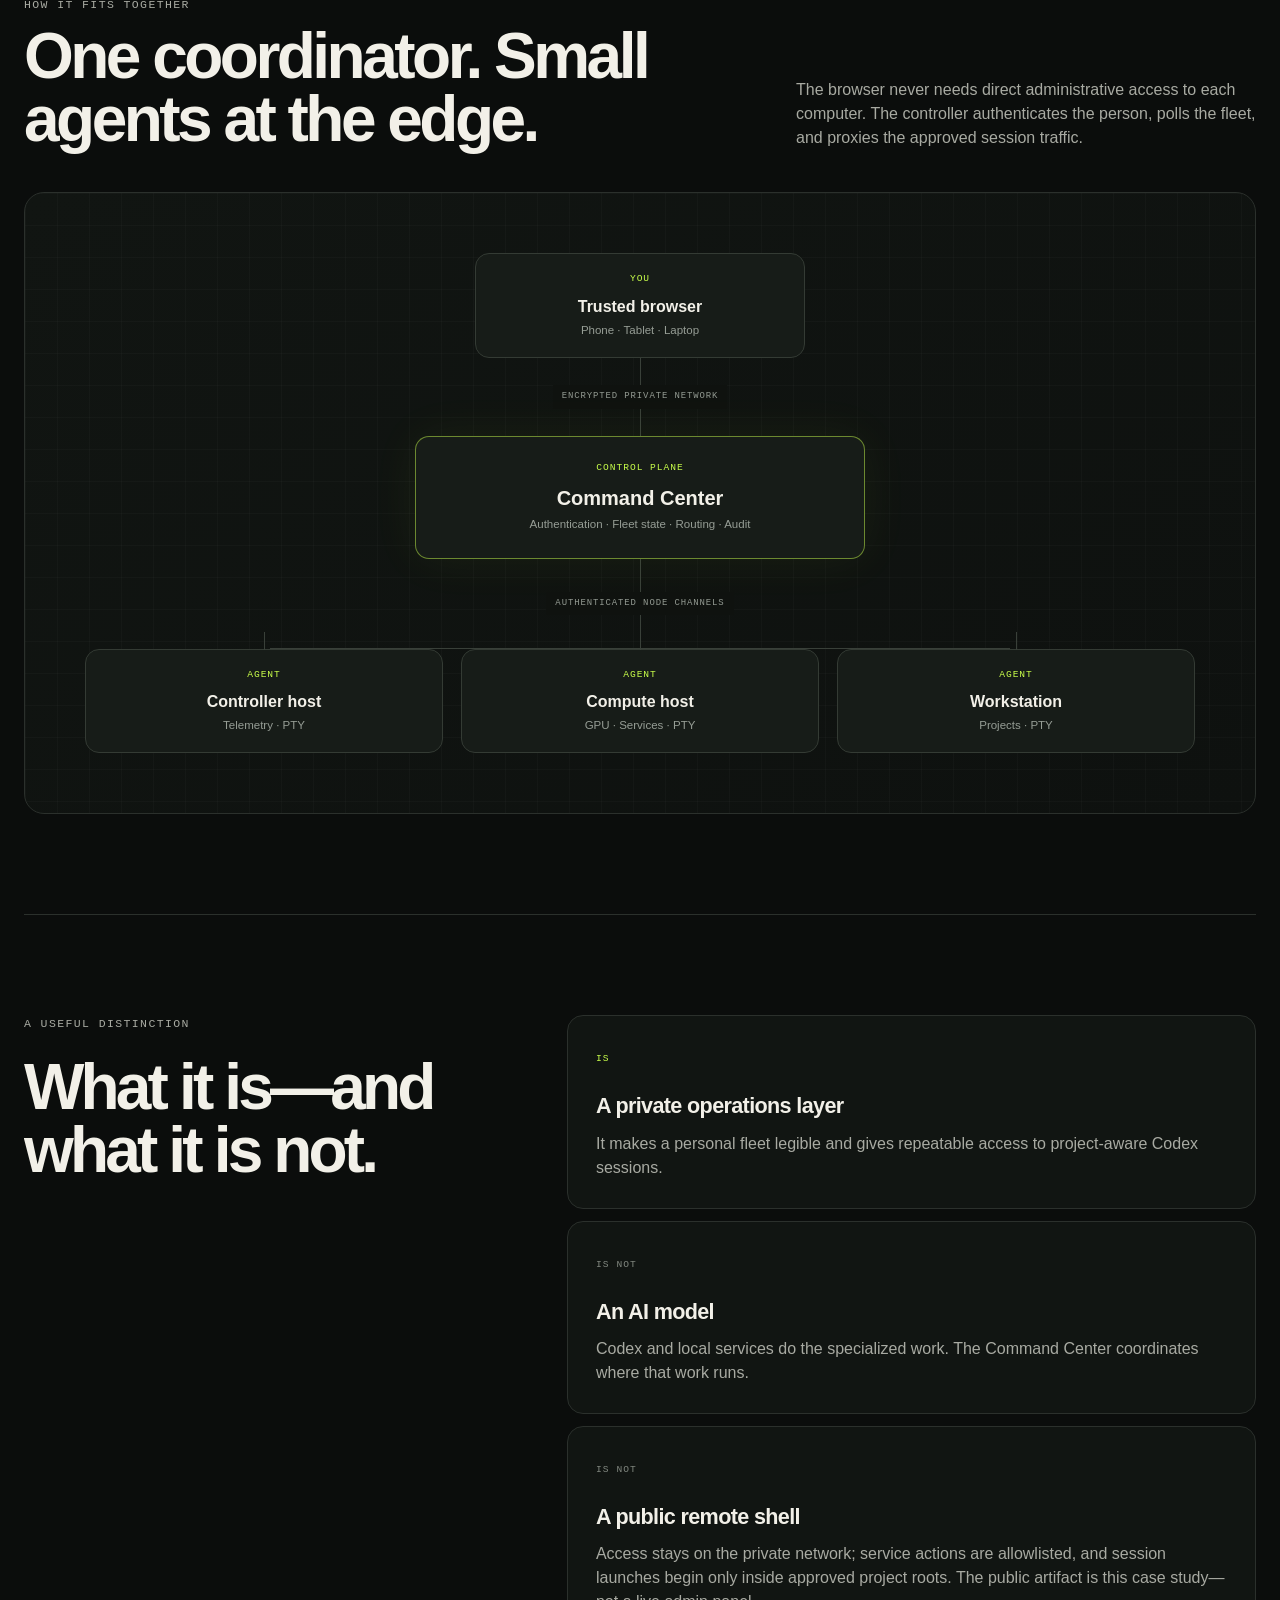
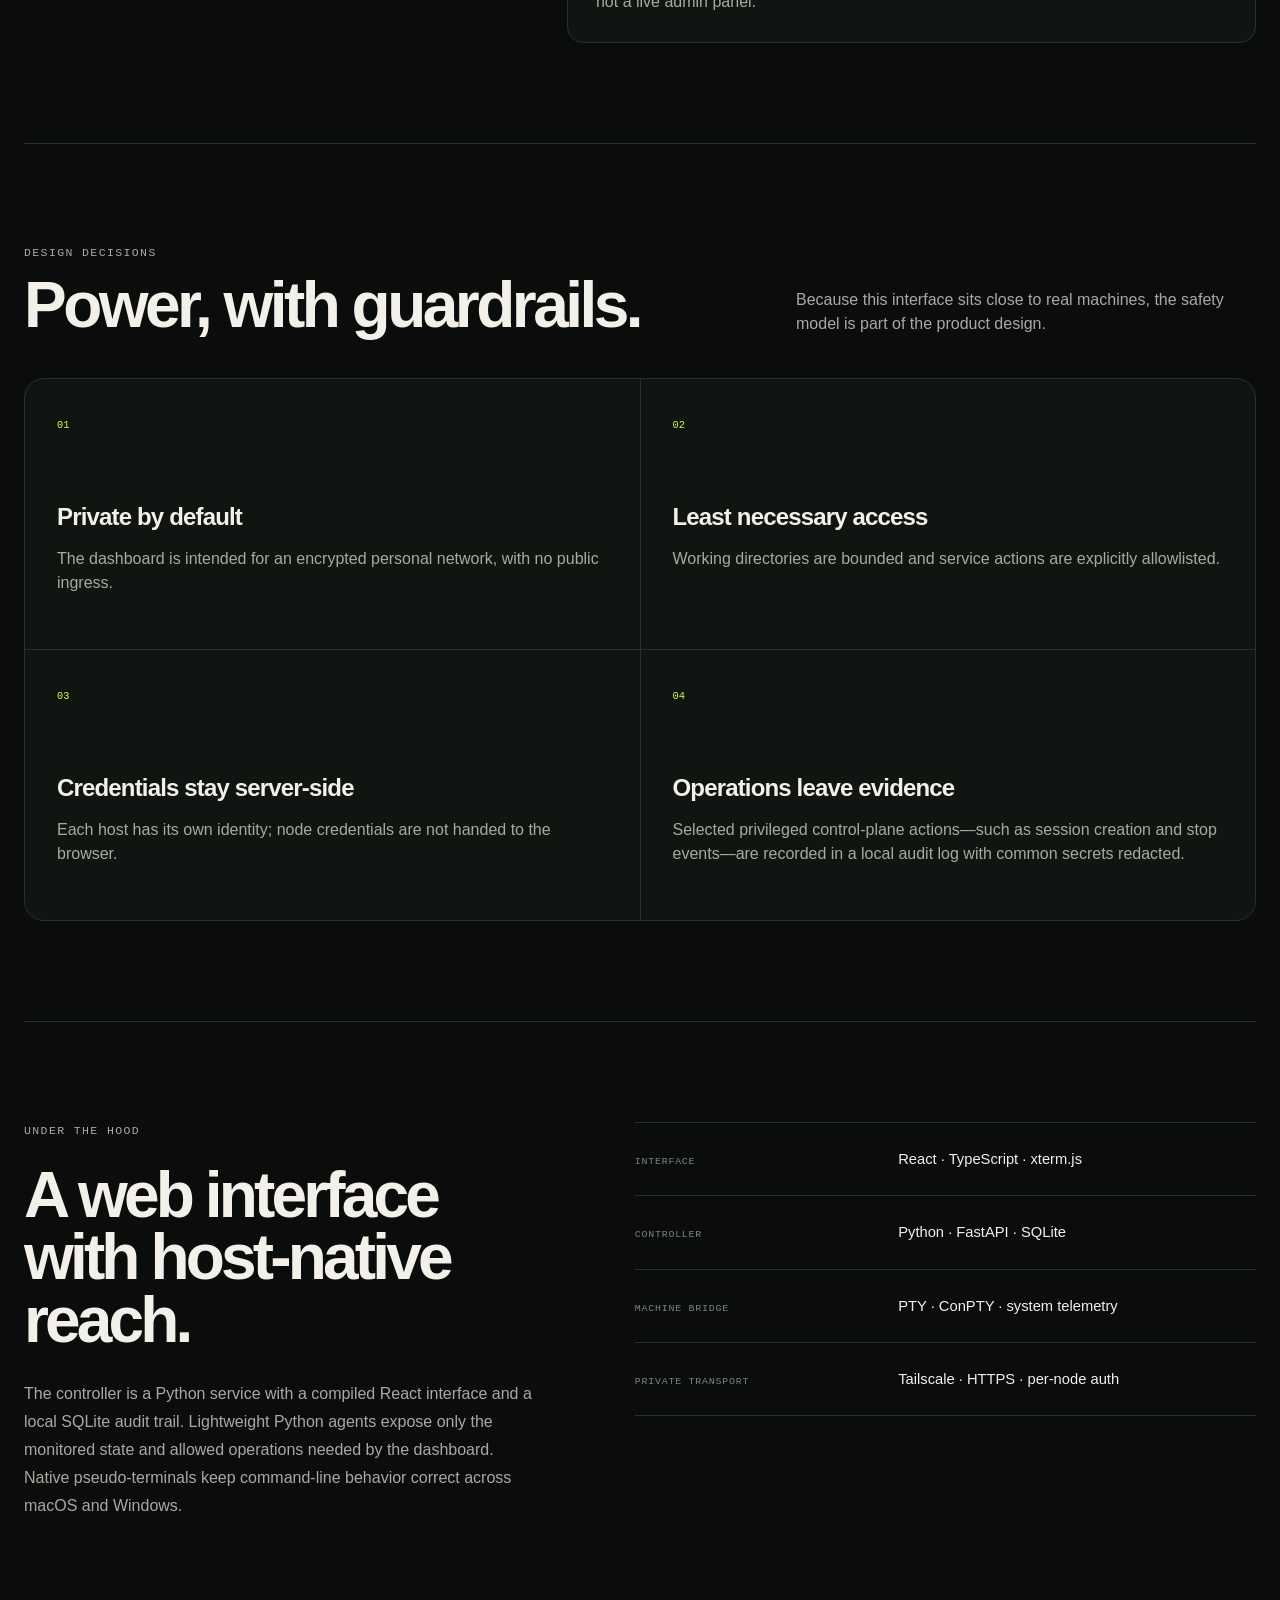
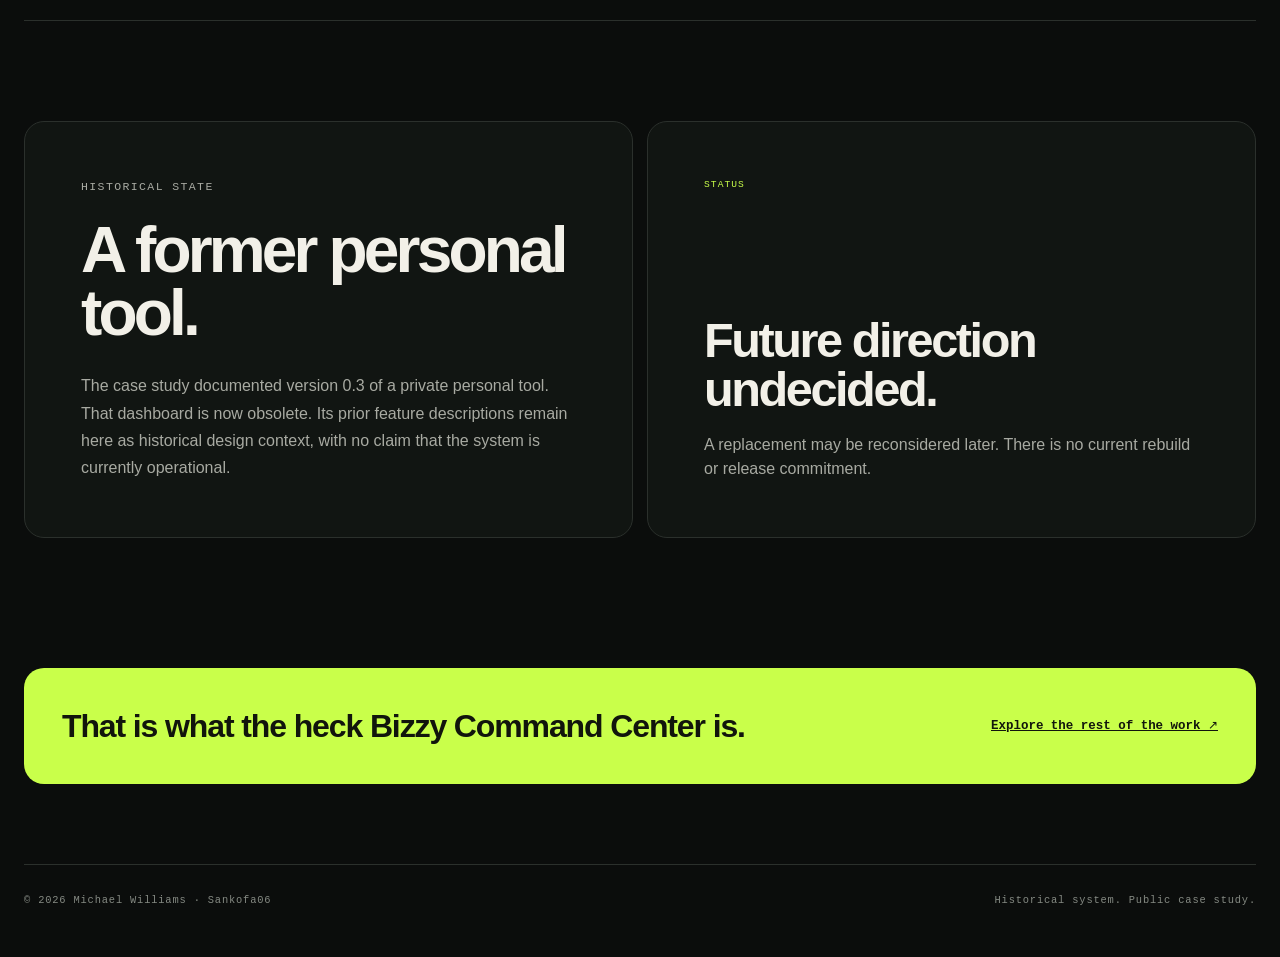
<file: bizzy-command-center/index.html>
<!doctype html>
<html lang="en">
  <head>
    <meta charset="utf-8">
    <meta name="viewport" content="width=device-width, initial-scale=1">
    <meta name="description" content="Historical case study of Michael Williams’s former private fleet dashboard. This is not a current operational system.">
    <meta name="author" content="Michael Williams">
    <meta name="theme-color" content="#0b0d0c">
    <meta property="og:title" content="Bizzy Command Center — historical case study">
    <meta property="og:description" content="An archived cross-platform fleet dashboard case study, retained for design and architecture context.">
    <meta property="og:type" content="website">
    <meta property="og:url" content="https://sankofa06.github.io/bizzy-command-center/">
    <meta property="og:site_name" content="Michael Williams Portfolio">
    <meta property="og:image" content="https://sankofa06.github.io/assets/michael-williams-social-preview.png">
    <meta name="twitter:card" content="summary_large_image">
    <meta name="twitter:title" content="Bizzy Command Center — historical case study">
    <meta name="twitter:description" content="An archived cross-platform fleet dashboard case study, retained for design and architecture context.">
    <meta name="twitter:image" content="https://sankofa06.github.io/assets/michael-williams-social-preview.png">
    <title>Bizzy Command Center — Michael Williams</title>
    <link rel="icon" href="../assets/mw-mark.svg" type="image/svg+xml">
    <link rel="stylesheet" href="../styles.css">
    <link rel="stylesheet" href="case-study.css">
    <script src="../app.js" defer></script>
    <script src="activity.js" defer></script>
  </head>
  <body class="case-study-page">
    <a class="skip-link" href="#story">Skip to project story</a>

    <header class="site-header" data-header>
      <a class="brand" href="../" aria-label="Michael Williams portfolio home">
        <img class="brand-mark" src="../assets/mw-mark.svg" width="34" height="34" alt="">
        <span>Michael Williams</span>
      </a>
      <nav aria-label="Project navigation">
        <a href="#story">Overview</a>
        <a href="#architecture">Architecture</a>
        <a class="nav-cta" href="../#work">All projects <span aria-hidden="true">↗</span></a>
      </nav>
    </header>

    <main id="top" class="case-main">
      <section class="case-hero" aria-labelledby="case-title">
        <div class="case-hero-copy">
          <p class="eyebrow"><span class="status-dot" aria-hidden="true"></span> Private infrastructure · Historical case study</p>
          <h1 id="case-title">One control room.<br><span>Every machine.</span></h1>
          <p class="case-lede">Bizzy Command Center was a private dashboard for a personal Mac-and-Windows fleet. This page preserves its former design and architecture; the dashboard is obsolete and does not describe the current setup.</p>
          <div class="hero-actions">
            <a class="button primary" href="#story">What does that mean? <span aria-hidden="true">↓</span></a>
            <a class="button secondary" href="../#work">Back to all work <span aria-hidden="true">↗</span></a>
          </div>
          <ul class="case-facts" aria-label="Project facts">
            <li><strong>v0.3</strong><span>historical version</span></li>
            <li><strong>Mac + Windows</strong><span>host-native agents</span></li>
            <li><strong>Private by design</strong><span>no public control surface</span></li>
          </ul>
        </div>

        <aside class="private-entry" aria-labelledby="private-entry-title" aria-describedby="private-entry-description">
          <div class="private-entry-mark" aria-hidden="true">⌘</div>
          <span class="private-entry-eyebrow">HISTORICAL INTERFACE CONCEPT</span>
          <h2 id="private-entry-title">Bizzy Command Center</h2>
          <p id="private-entry-description">Monitor every machine and start Codex where the work lives.</p>
          <div class="private-entry-field" aria-hidden="true">
            <span>Owner PIN or passphrase</span>
            <div><i class="entry-lock"></i><span>Enter your private credential</span></div>
          </div>
          <div class="private-entry-button" aria-hidden="true"><span>Enter command center</span><span>→</span></div>
          <div class="private-entry-footer"><i aria-hidden="true"></i> Archived interface illustration; no sign-in available</div>
        </aside>
      </section>

      <section class="plain-english" id="story" aria-labelledby="plain-title">
        <p class="eyebrow">In plain English</p>
        <h2 id="plain-title">One page instead of walking from computer to computer.</h2>
        <p>The former workflow brought scattered projects and AI tools into one private view. It was designed to reduce repeated remote-desktop setup and terminal context switching. The sections below document that historical design, rather than current capabilities.</p>
      </section>

      <section class="dashboard-preview-section" aria-labelledby="dashboard-preview-title">
        <div class="section-heading">
          <div><p class="eyebrow">Fleet control</p><h2 id="dashboard-preview-title">Your machines, without the noise.</h2></div>
          <p>The former design combined fleet health with project-aware session launch.</p>
        </div>
        <div class="fleet-board" role="img" aria-label="Conceptual private dashboard showing three ready computers and one managed Codex session; operational details are intentionally omitted">
          <div class="fleet-board-bar">
            <span>FLEET_OVERVIEW</span>
            <span class="board-private"><i aria-hidden="true"></i> PRIVATE</span>
          </div>
          <div class="board-summary">
            <div><span>Nodes ready</span><strong>03</strong></div>
            <div><span>Managed sessions</span><strong>01</strong></div>
            <div><span>Network</span><strong>SECURE</strong></div>
          </div>
          <div class="board-machines" aria-hidden="true">
            <article>
              <div class="machine-heading"><span class="machine-dot"></span><strong>Controller</strong><small>ONLINE</small></div>
              <div class="meter"><i style="width: 38%"></i></div>
              <p>Coordination · Audit · UI</p>
            </article>
            <article>
              <div class="machine-heading"><span class="machine-dot"></span><strong>Compute node</strong><small>READY</small></div>
              <div class="meter"><i style="width: 64%"></i></div>
              <p>GPU work · Local services</p>
            </article>
            <article>
              <div class="machine-heading"><span class="machine-dot"></span><strong>Mobile workstation</strong><small>READY</small></div>
              <div class="meter"><i style="width: 24%"></i></div>
              <p>Projects · Native tools</p>
            </article>
          </div>
          <div class="board-session">
            <span class="session-icon" aria-hidden="true">›_</span>
            <div><small>CODEX SESSION</small><strong>Project running on its home machine</strong></div>
            <span class="reattach">REATTACH</span>
          </div>
          <p class="concept-note">Conceptual view — no live operational data.</p>
        </div>
      </section>

      <section class="activity-window-section" id="activity" aria-labelledby="activity-window-title">
        <div class="section-heading">
          <div>
            <p class="eyebrow">Archived studio window</p>
            <h2 id="activity-window-title">A historical snapshot, not live status.</h2>
          </div>
          <p>The former public activity feed is retained only as historical context. Current fleet activity is not reported here.</p>
        </div>

        <div class="activity-window" data-public-activity data-archived="true" data-state="archived">
          <div class="activity-window__bar">
            <span><i data-activity-dot></i> BIZZY / PUBLIC ACTIVITY</span>
            <strong data-activity-state>HISTORICAL SNAPSHOT</strong>
          </div>
          <div class="activity-window__metrics">
            <article><span>Fleet</span><strong data-activity-fleet>—</strong><small>machines online</small></article>
            <article><span>Memory</span><strong data-activity-pressure>—</strong><small>coarse pressure band</small></article>
            <article><span>Coding</span><strong data-activity-coding>—</strong><small>coarse activity signal</small></article>
          </div>
          <div class="activity-window__engines">
            <div>
              <span>ENGINES ON THE FLOOR</span>
              <small data-activity-freshness>The former dashboard is retired. Live fleet state is not reported.</small>
            </div>
            <ul data-activity-engines>
              <li><span>Live reporting</span><strong>RETIRED</strong></li>
            </ul>
          </div>
          <p class="activity-window__privacy"><span aria-hidden="true">◉</span> Coarse and delayed by design. This surface cannot control the fleet.</p>
        </div>
      </section>

      <section class="story-split" aria-labelledby="why-title">
        <div class="story-heading">
          <p class="eyebrow">Why it exists</p>
          <h2 id="why-title">The hardware was already a system. It needed to feel like one.</h2>
        </div>
        <div class="problem-answer">
          <article>
            <span>THE PROBLEM</span>
            <h3>Useful capacity was scattered.</h3>
            <p>Different projects, models, and services belong on different computers. That created a daily tax: check each machine, find the right folder, open the right terminal, and remember which session was still alive.</p>
          </article>
          <article>
            <span>THE ANSWER</span>
            <h3>Centralize the view, not the work.</h3>
            <p>A small controller presents one dashboard while host-native agents keep execution on each machine. The interface coordinates the fleet; the files, credentials, tools, and compute stay where they already belong.</p>
          </article>
        </div>
      </section>

      <section class="workflow-section" aria-labelledby="workflow-title">
        <div class="section-heading">
          <div><p class="eyebrow">The everyday flow</p><h2 id="workflow-title">From “where is it?” to working.</h2></div>
          <p>The core interaction is deliberately short enough to use from a laptop, tablet, or phone.</p>
        </div>
        <ol class="workflow-list">
          <li><span>01</span><div><h3>See the fleet</h3><p>Check availability, CPU, memory, disk, GPU, uptime, and the health of configured services.</p></div></li>
          <li><span>02</span><div><h3>Pick the right home</h3><p>Choose an online machine and a discovered project folder within its approved roots.</p></div></li>
          <li><span>03</span><div><h3>Start with context</h3><p>Launch Codex in that folder and optionally send the opening prompt with the session.</p></div></li>
          <li><span>04</span><div><h3>Come back later</h3><p>See managed sessions in one place and reattach without reconstructing the setup.</p></div></li>
        </ol>
      </section>

      <section class="architecture-section" id="architecture" aria-labelledby="architecture-title">
        <div class="section-heading">
          <div><p class="eyebrow">How it fits together</p><h2 id="architecture-title">One coordinator. Small agents at the edge.</h2></div>
          <p>The browser never needs direct administrative access to each computer. The controller authenticates the person, polls the fleet, and proxies the approved session traffic.</p>
        </div>

        <div class="architecture-map" role="img" aria-label="A trusted browser connects through a private network to a controller, which coordinates three host-native machine agents">
          <div class="architecture-node browser-node">
            <span>YOU</span>
            <strong>Trusted browser</strong>
            <small>Phone · Tablet · Laptop</small>
          </div>
          <div class="architecture-link link-down"><span>ENCRYPTED PRIVATE NETWORK</span></div>
          <div class="architecture-node controller-node">
            <span>CONTROL PLANE</span>
            <strong>Command Center</strong>
            <small>Authentication · Fleet state · Routing · Audit</small>
          </div>
          <div class="architecture-link link-fan"><span>AUTHENTICATED NODE CHANNELS</span></div>
          <div class="agent-row">
            <div class="architecture-node agent-node"><span>AGENT</span><strong>Controller host</strong><small>Telemetry · PTY</small></div>
            <div class="architecture-node agent-node"><span>AGENT</span><strong>Compute host</strong><small>GPU · Services · PTY</small></div>
            <div class="architecture-node agent-node"><span>AGENT</span><strong>Workstation</strong><small>Projects · PTY</small></div>
          </div>
        </div>
      </section>

      <section class="not-section" aria-labelledby="not-title">
        <div class="story-heading">
          <p class="eyebrow">A useful distinction</p>
          <h2 id="not-title">What it is—and what it is not.</h2>
        </div>
        <div class="distinction-grid">
          <article><span>IS</span><h3>A private operations layer</h3><p>It makes a personal fleet legible and gives repeatable access to project-aware Codex sessions.</p></article>
          <article><span>IS NOT</span><h3>An AI model</h3><p>Codex and local services do the specialized work. The Command Center coordinates where that work runs.</p></article>
          <article><span>IS NOT</span><h3>A public remote shell</h3><p>Access stays on the private network; service actions are allowlisted, and session launches begin only inside approved project roots. The public artifact is this case study—not a live admin panel.</p></article>
        </div>
      </section>

      <section class="decisions-section" aria-labelledby="decisions-title">
        <div class="section-heading">
          <div><p class="eyebrow">Design decisions</p><h2 id="decisions-title">Power, with guardrails.</h2></div>
          <p>Because this interface sits close to real machines, the safety model is part of the product design.</p>
        </div>
        <div class="decision-grid">
          <article><span>01</span><h3>Private by default</h3><p>The dashboard is intended for an encrypted personal network, with no public ingress.</p></article>
          <article><span>02</span><h3>Least necessary access</h3><p>Working directories are bounded and service actions are explicitly allowlisted.</p></article>
          <article><span>03</span><h3>Credentials stay server-side</h3><p>Each host has its own identity; node credentials are not handed to the browser.</p></article>
          <article><span>04</span><h3>Operations leave evidence</h3><p>Selected privileged control-plane actions—such as session creation and stop events—are recorded in a local audit log with common secrets redacted.</p></article>
        </div>
      </section>

      <section class="build-section" aria-labelledby="build-title">
        <div class="build-copy">
          <p class="eyebrow">Under the hood</p>
          <h2 id="build-title">A web interface with host-native reach.</h2>
          <p>The controller is a Python service with a compiled React interface and a local SQLite audit trail. Lightweight Python agents expose only the monitored state and allowed operations needed by the dashboard. Native pseudo-terminals keep command-line behavior correct across macOS and Windows.</p>
        </div>
        <dl class="stack-list">
          <div><dt>Interface</dt><dd>React · TypeScript · xterm.js</dd></div>
          <div><dt>Controller</dt><dd>Python · FastAPI · SQLite</dd></div>
          <div><dt>Machine bridge</dt><dd>PTY · ConPTY · system telemetry</dd></div>
          <div><dt>Private transport</dt><dd>Tailscale · HTTPS · per-node auth</dd></div>
        </dl>
      </section>

      <section class="status-section" aria-labelledby="status-title">
        <div>
          <p class="eyebrow">Historical state</p>
          <h2 id="status-title">A former personal tool.</h2>
          <p>The case study documented version 0.3 of a private personal tool. That dashboard is now obsolete. Its prior feature descriptions remain here as historical design context, with no claim that the system is currently operational.</p>
        </div>
        <div class="next-panel">
          <span>STATUS</span>
          <h3>Future direction undecided.</h3>
          <p>A replacement may be reconsidered later. There is no current rebuild or release commitment.</p>
        </div>
      </section>

      <section class="contact-strip case-contact" aria-label="Project navigation">
        <p>That is what the heck Bizzy Command Center is.</p>
        <a href="../#work">Explore the rest of the work <span aria-hidden="true">↗</span></a>
      </section>
    </main>

    <footer>
      <span>© <span data-year>2026</span> Michael Williams · Sankofa06</span>
      <span>Historical system. Public case study.</span>
    </footer>
  </body>
</html>
</file>
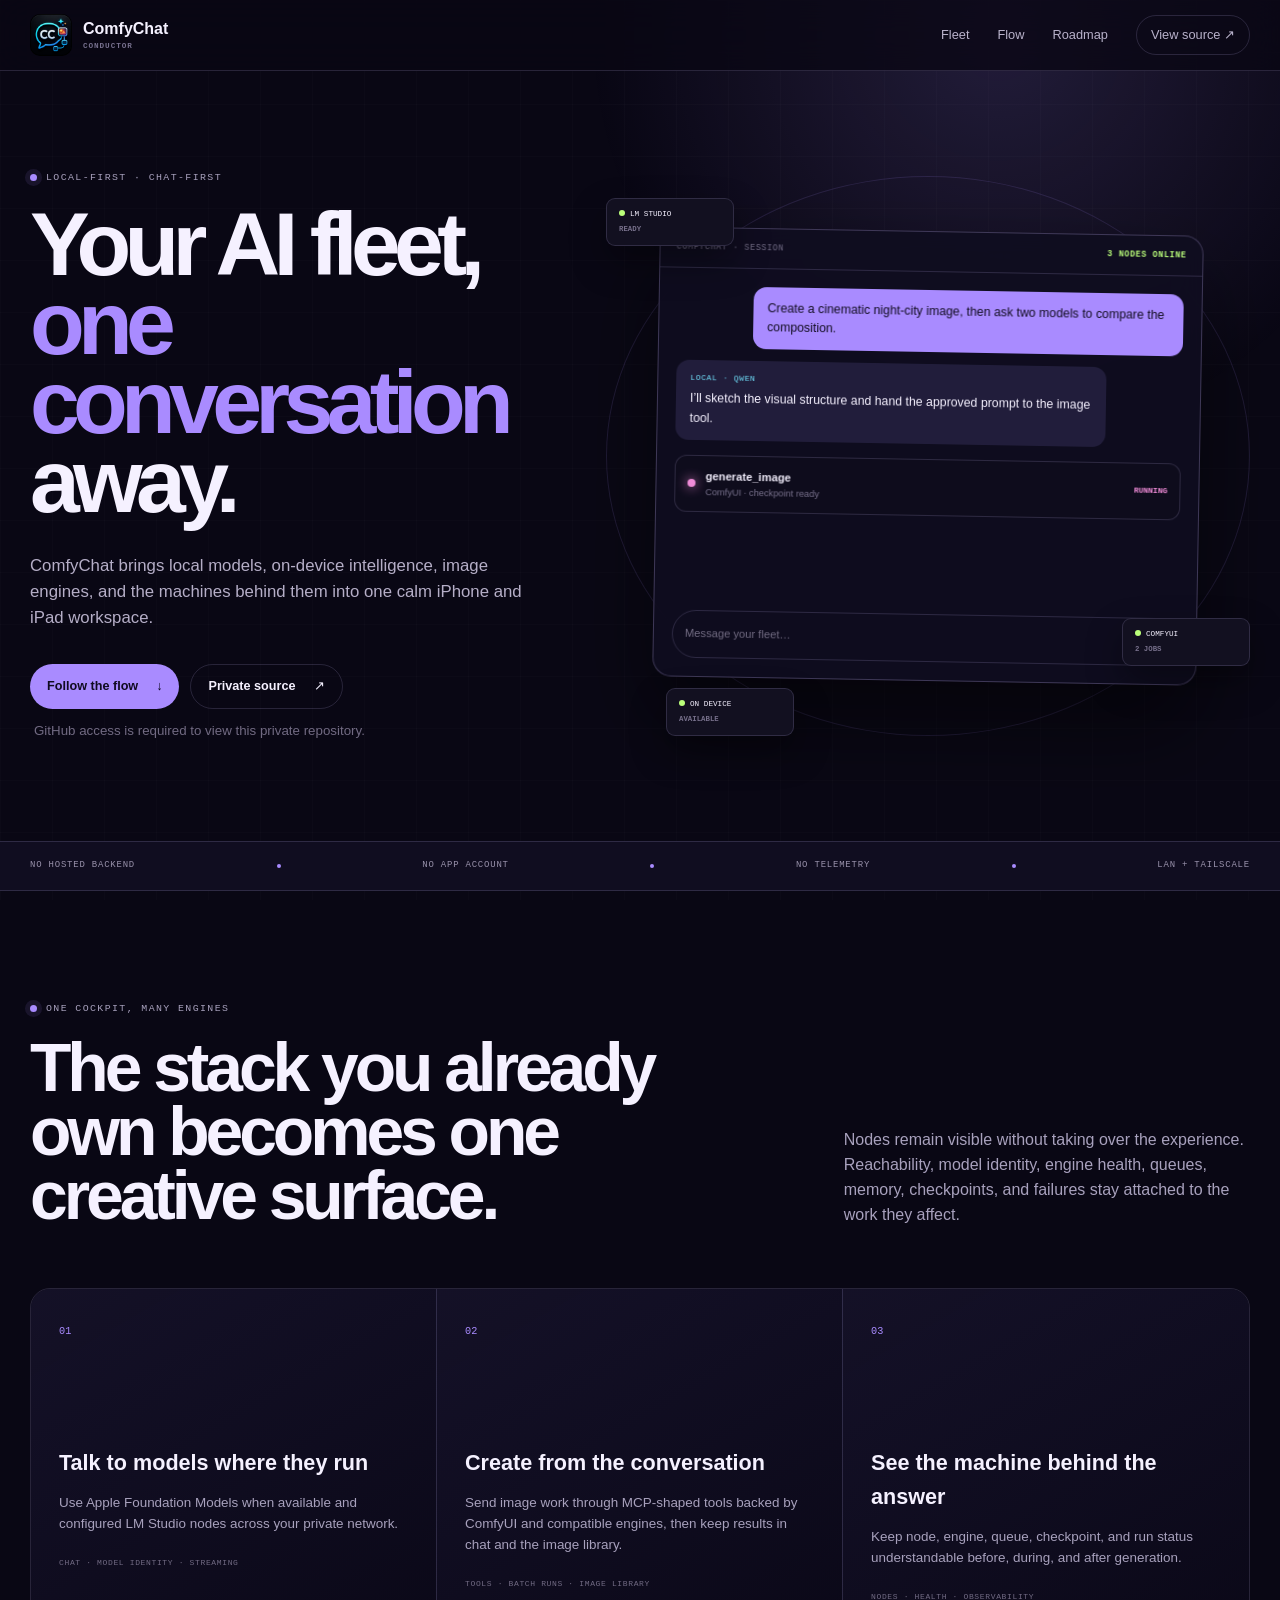
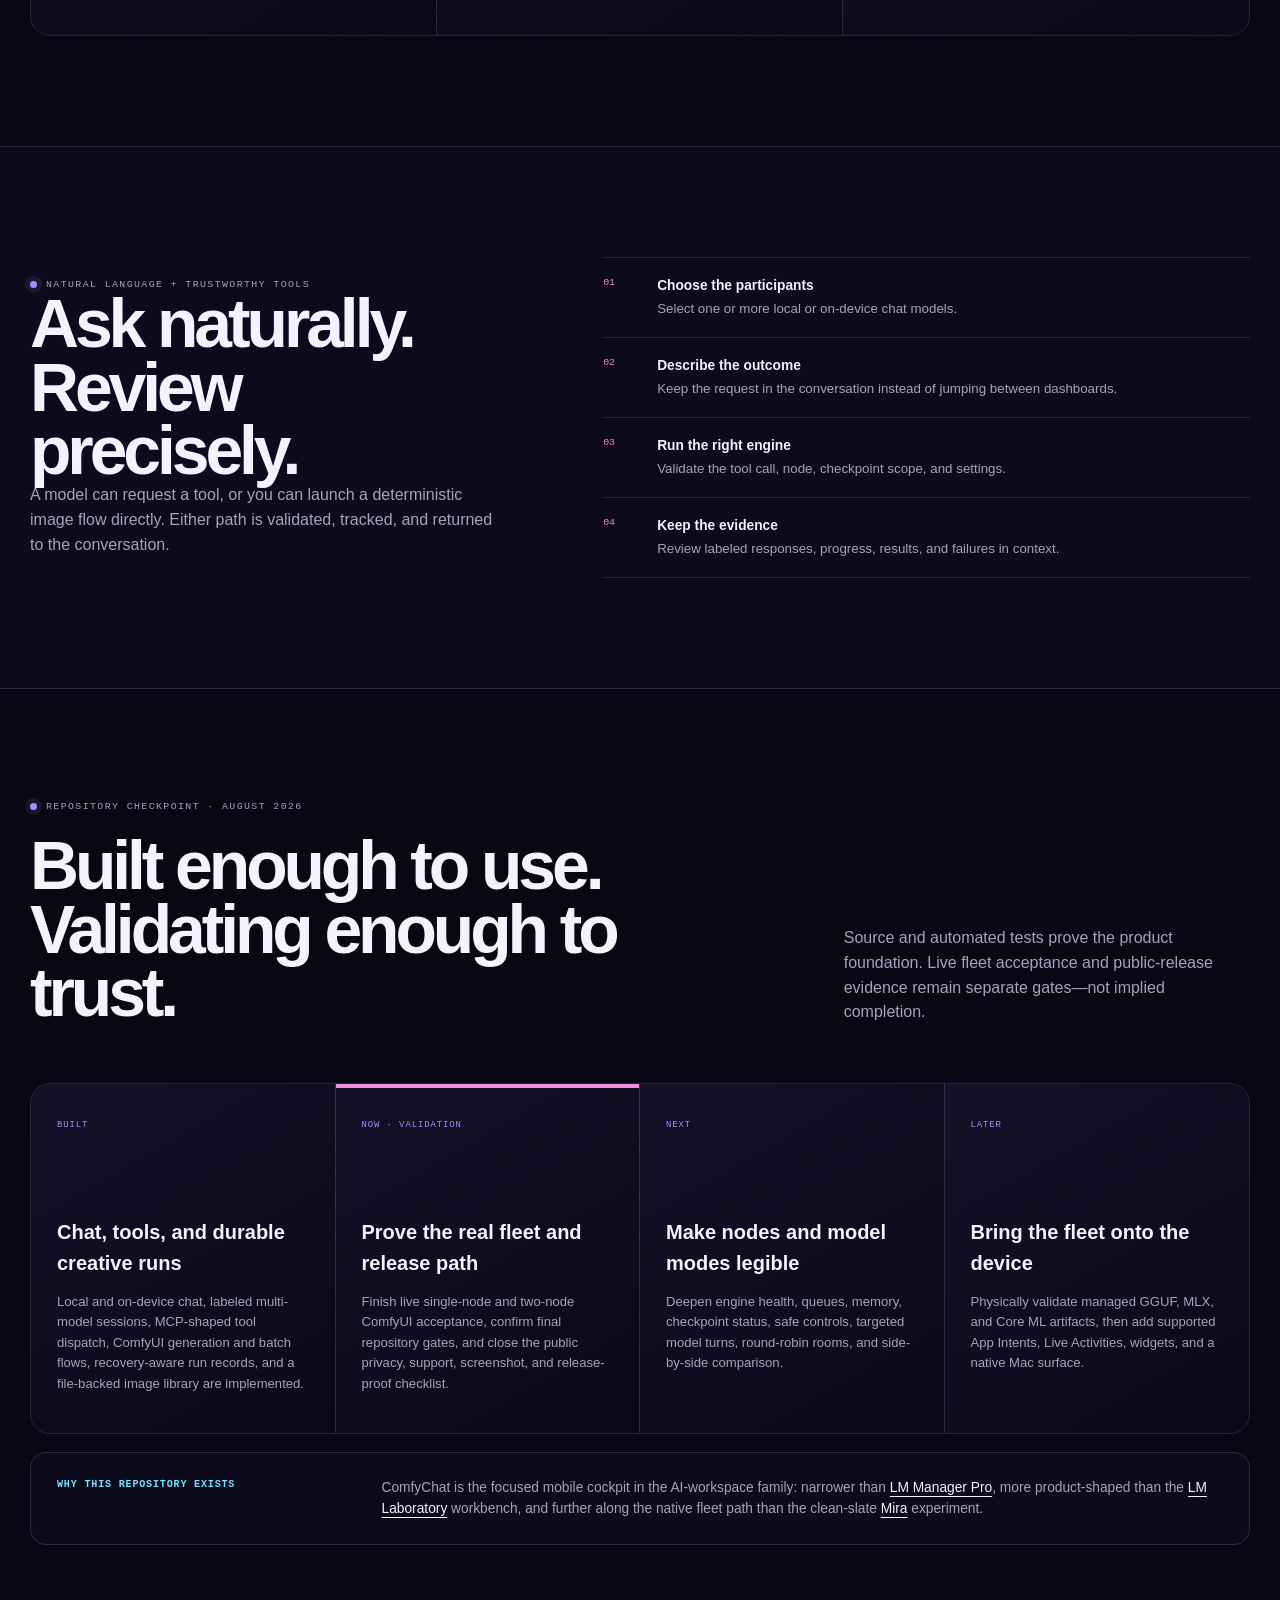
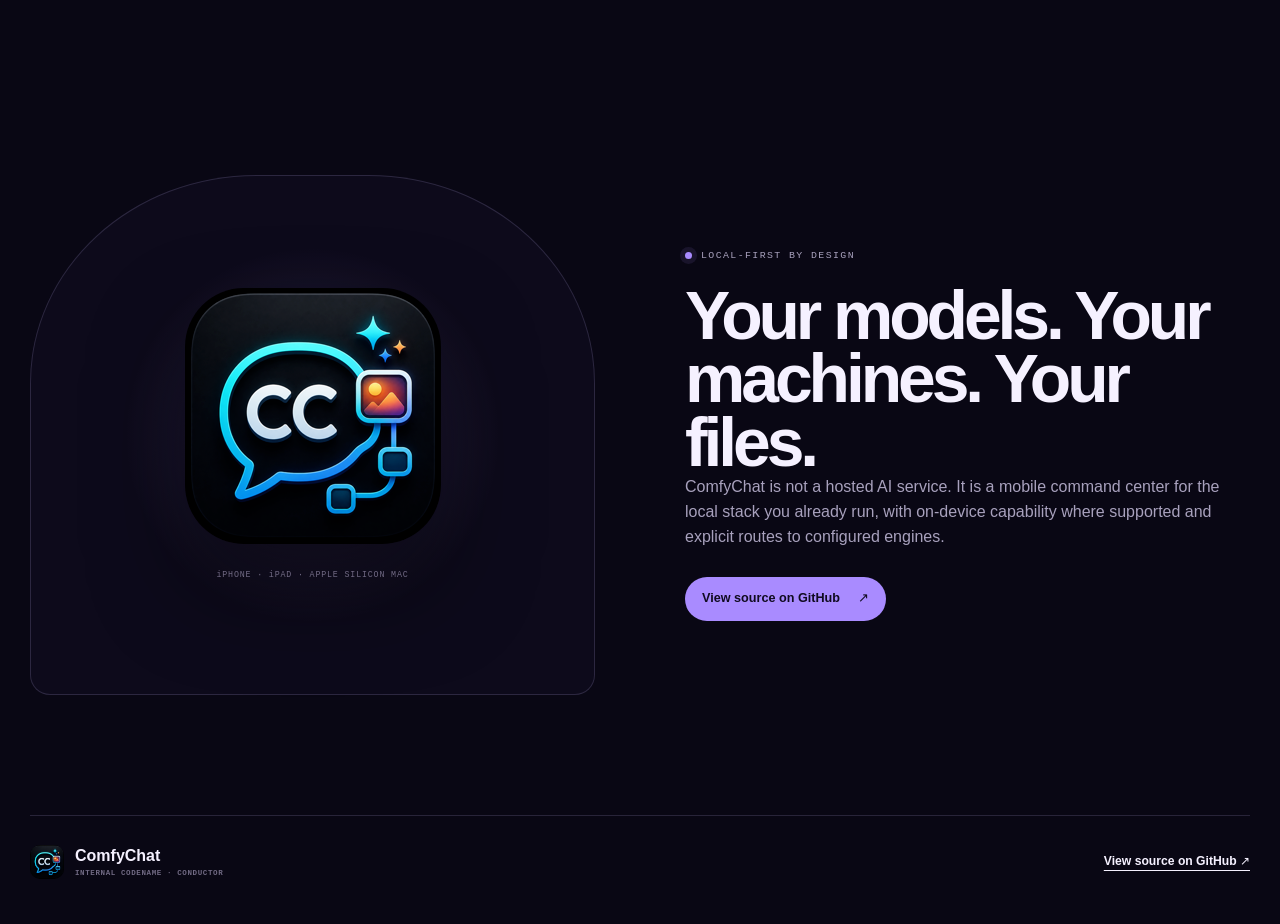
<file: Conductor/index.html>
<!doctype html>
<html lang="en">
<head>
  <meta charset="utf-8">
  <meta name="viewport" content="width=device-width, initial-scale=1">
  <meta name="description" content="ComfyChat is a local-first mobile cockpit for chatting with models, generating images, and managing a personal AI fleet across LAN and Tailscale.">
  <meta name="theme-color" content="#090714">
  <meta property="og:title" content="ComfyChat — Your AI fleet, one conversation away">
  <meta property="og:description" content="Chat with local and on-device models, create with image engines, and keep every node visible.">
  <meta property="og:type" content="website">
  <title>ComfyChat — A cockpit for your personal AI fleet</title>
  <link rel="icon" href="../assets/comfychat.png">
  <link rel="stylesheet" href="styles.css">
</head>
<body>
  <a class="skip" href="#main">Skip to content</a>
  <header><a class="brand" href="./"><img src="../assets/comfychat.png" width="42" height="42" alt=""><span>ComfyChat <small>CONDUCTOR</small></span></a><nav aria-label="Primary navigation"><a href="#fleet">Fleet</a><a href="#flow">Flow</a><a href="#roadmap">Roadmap</a><a class="source" href="https://github.com/Sankofa06/Conductor">View source <span aria-hidden="true">↗</span></a></nav></header>
  <main id="main">
    <section class="hero shell">
      <div class="hero-copy"><p class="eyebrow"><i></i> LOCAL-FIRST · CHAT-FIRST</p><h1>Your AI fleet,<br><em>one conversation</em><br>away.</h1><p class="lede">ComfyChat brings local models, on-device intelligence, image engines, and the machines behind them into one calm iPhone and iPad workspace.</p><div class="actions"><a class="button primary" href="#flow">Follow the flow <span aria-hidden="true">↓</span></a><a class="button secondary" href="https://github.com/Sankofa06/Conductor">Private source <span aria-hidden="true">↗</span></a></div><small class="private-note">GitHub access is required to view this private repository.</small></div>
      <div class="cockpit" aria-label="Illustration of a ComfyChat conversation connected to local AI nodes">
        <div class="orbit one"></div><div class="orbit two"></div>
        <div class="chat-card"><div class="card-bar"><span>COMFYCHAT · SESSION</span><b>3 NODES ONLINE</b></div><div class="message user">Create a cinematic night-city image, then ask two models to compare the composition.</div><div class="message model"><span>LOCAL · QWEN</span>I’ll sketch the visual structure and hand the approved prompt to the image tool.</div><div class="tool"><i></i><div><b>generate_image</b><small>ComfyUI · checkpoint ready</small></div><strong>RUNNING</strong></div><div class="composer"><span>Message your fleet…</span><b>↑</b></div></div>
        <div class="node n1"><i></i><span>LM STUDIO</span><b>READY</b></div><div class="node n2"><i></i><span>COMFYUI</span><b>2 JOBS</b></div><div class="node n3"><i></i><span>ON DEVICE</span><b>AVAILABLE</b></div>
      </div>
    </section>
    <section class="status"><div class="shell"><span>NO HOSTED BACKEND</span><i></i><span>NO APP ACCOUNT</span><i></i><span>NO TELEMETRY</span><i></i><span>LAN + TAILSCALE</span></div></section>
    <section class="fleet shell" id="fleet"><div class="section-head"><div><p class="eyebrow"><i></i> ONE COCKPIT, MANY ENGINES</p><h2>The stack you already own becomes one creative surface.</h2></div><p>Nodes remain visible without taking over the experience. Reachability, model identity, engine health, queues, memory, checkpoints, and failures stay attached to the work they affect.</p></div><div class="fleet-grid"><article><span>01</span><h3>Talk to models where they run</h3><p>Use Apple Foundation Models when available and configured LM Studio nodes across your private network.</p><small>CHAT · MODEL IDENTITY · STREAMING</small></article><article><span>02</span><h3>Create from the conversation</h3><p>Send image work through MCP-shaped tools backed by ComfyUI and compatible engines, then keep results in chat and the image library.</p><small>TOOLS · BATCH RUNS · IMAGE LIBRARY</small></article><article><span>03</span><h3>See the machine behind the answer</h3><p>Keep node, engine, queue, checkpoint, and run status understandable before, during, and after generation.</p><small>NODES · HEALTH · OBSERVABILITY</small></article></div></section>
    <section class="flow" id="flow"><div class="shell flow-grid"><div><p class="eyebrow"><i></i> NATURAL LANGUAGE + TRUSTWORTHY TOOLS</p><h2>Ask naturally.<br>Review precisely.</h2><p>A model can request a tool, or you can launch a deterministic image flow directly. Either path is validated, tracked, and returned to the conversation.</p></div><ol><li><span>01</span><div><b>Choose the participants</b><small>Select one or more local or on-device chat models.</small></div></li><li><span>02</span><div><b>Describe the outcome</b><small>Keep the request in the conversation instead of jumping between dashboards.</small></div></li><li><span>03</span><div><b>Run the right engine</b><small>Validate the tool call, node, checkpoint scope, and settings.</small></div></li><li><span>04</span><div><b>Keep the evidence</b><small>Review labeled responses, progress, results, and failures in context.</small></div></li></ol></div></section>
    <section class="roadmap shell" id="roadmap" aria-labelledby="roadmap-title"><div class="roadmap-head"><div><p class="eyebrow"><i></i> REPOSITORY CHECKPOINT · AUGUST 2026</p><h2 id="roadmap-title">Built enough to use.<br>Validating enough to trust.</h2></div><p>Source and automated tests prove the product foundation. Live fleet acceptance and public-release evidence remain separate gates—not implied completion.</p></div><div class="roadmap-grid"><article><span>BUILT</span><h3>Chat, tools, and durable creative runs</h3><p>Local and on-device chat, labeled multi-model sessions, MCP-shaped tool dispatch, ComfyUI generation and batch flows, recovery-aware run records, and a file-backed image library are implemented.</p></article><article class="current"><span>NOW · VALIDATION</span><h3>Prove the real fleet and release path</h3><p>Finish live single-node and two-node ComfyUI acceptance, confirm final repository gates, and close the public privacy, support, screenshot, and release-proof checklist.</p></article><article><span>NEXT</span><h3>Make nodes and model modes legible</h3><p>Deepen engine health, queues, memory, checkpoint status, safe controls, targeted model turns, round-robin rooms, and side-by-side comparison.</p></article><article><span>LATER</span><h3>Bring the fleet onto the device</h3><p>Physically validate managed GGUF, MLX, and Core ML artifacts, then add supported App Intents, Live Activities, widgets, and a native Mac surface.</p></article></div><aside class="lineage"><strong>Why this repository exists</strong><p>ComfyChat is the focused mobile cockpit in the AI-workspace family: narrower than <a href="https://sankofa06.github.io/LMManagerPro/">LM Manager Pro</a>, more product-shaped than the <a href="https://sankofa06.github.io/LM-Laboratory/">LM Laboratory</a> workbench, and further along the native fleet path than the clean-slate <a href="https://sankofa06.github.io/Lucidity/">Mira</a> experiment.</p></aside></section>
    <section class="promise shell"><div class="icon-stage"><img src="../assets/comfychat.png" width="256" height="256" alt="ComfyChat app icon"><span>iPHONE · iPAD · APPLE SILICON MAC</span></div><div><p class="eyebrow"><i></i> LOCAL-FIRST BY DESIGN</p><h2>Your models. Your machines. Your files.</h2><p>ComfyChat is not a hosted AI service. It is a mobile command center for the local stack you already run, with on-device capability where supported and explicit routes to configured engines.</p><a class="button primary" href="https://github.com/Sankofa06/Conductor">View source on GitHub <span aria-hidden="true">↗</span></a></div></section>
  </main>
  <footer class="shell"><div><img src="../assets/comfychat.png" width="34" height="34" alt=""><span>ComfyChat <small>INTERNAL CODENAME · CONDUCTOR</small></span></div><a href="https://github.com/Sankofa06/Conductor">View source on GitHub <span aria-hidden="true">↗</span></a></footer>
</body>
</html>
</file>
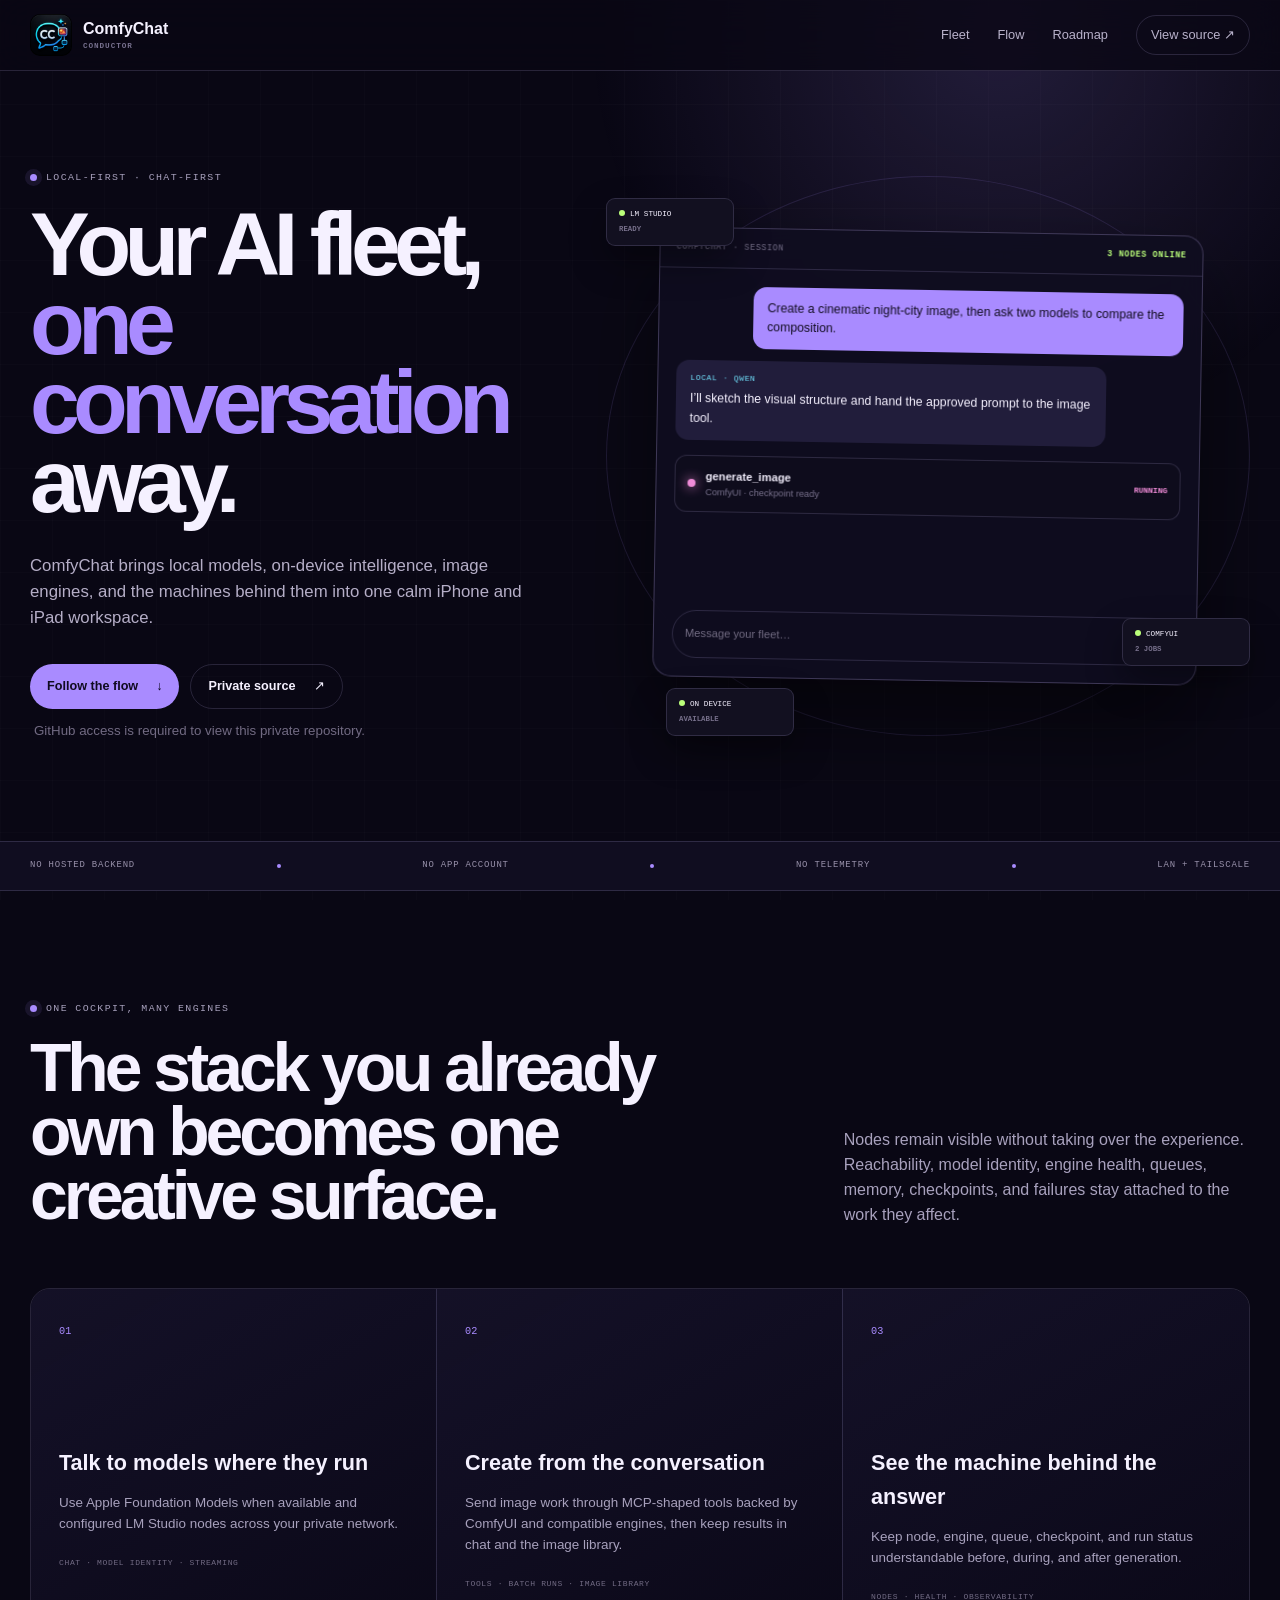
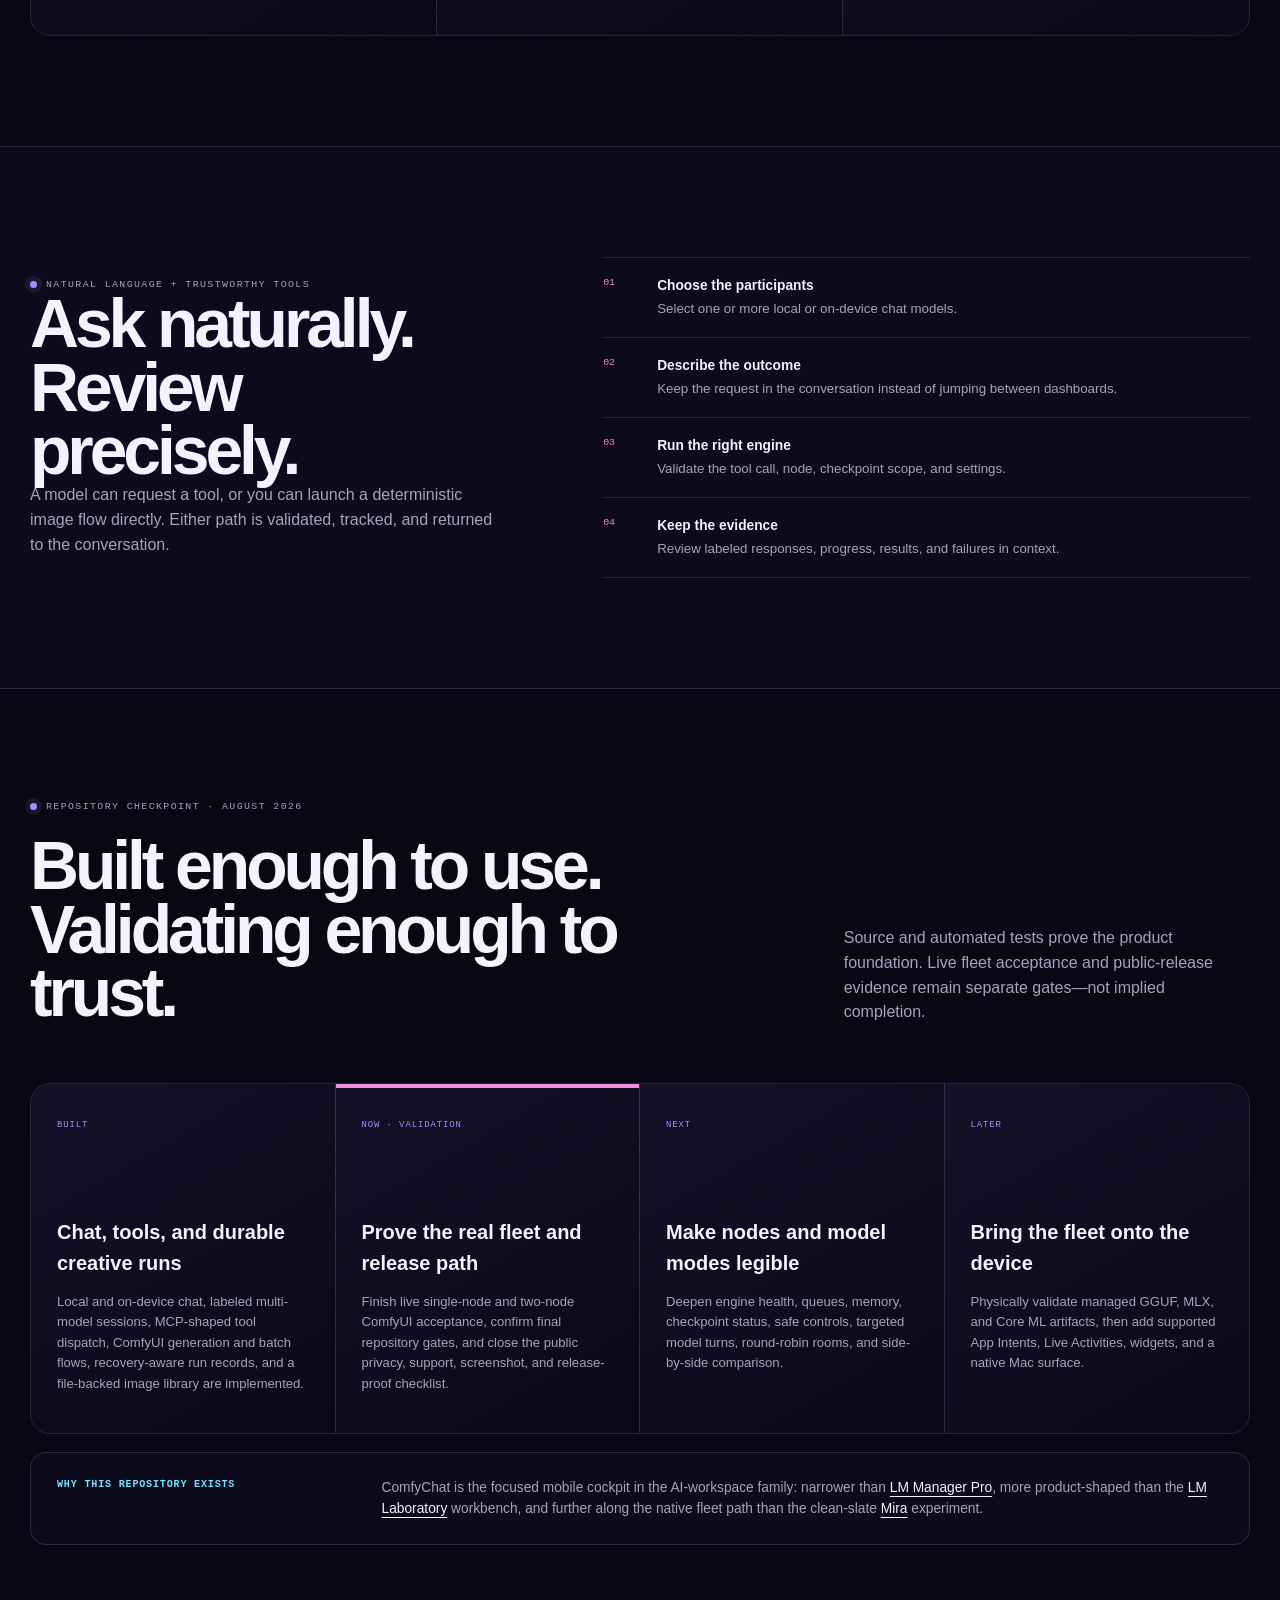
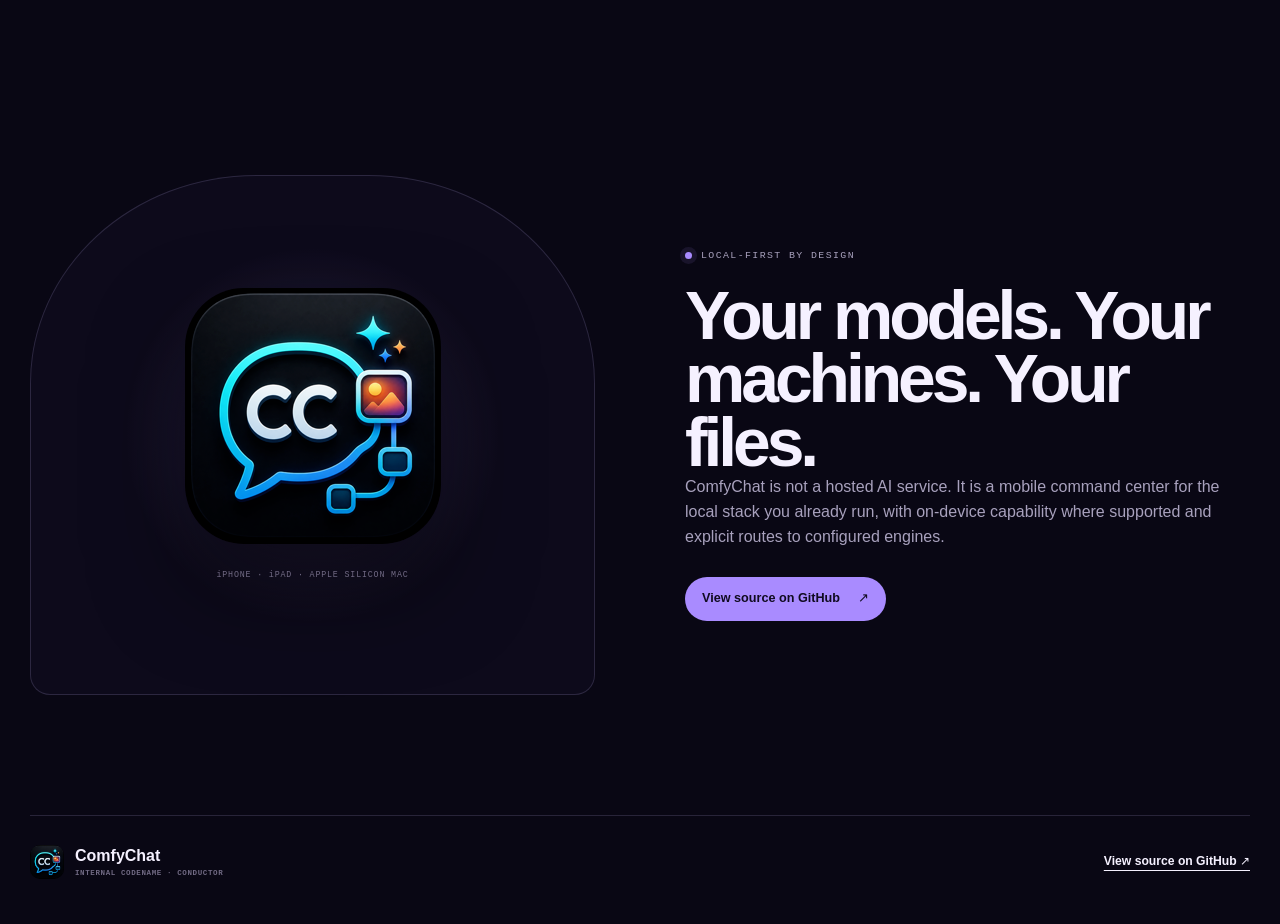
<file: projects/conductor/index.html>
<!doctype html>
<html lang="en">
  <head>
    <meta charset="utf-8">
    <meta name="viewport" content="width=device-width, initial-scale=1">
    <meta name="robots" content="noindex">
    <link rel="canonical" href="https://sankofa06.github.io/Conductor/">
    <meta http-equiv="refresh" content="0; url=https://sankofa06.github.io/Conductor/">
    <title>ComfyChat project page moved</title>
    <script>
      window.location.replace("https://sankofa06.github.io/Conductor/" + window.location.hash);
    </script>
  </head>
  <body>
    <main>
      <h1>ComfyChat’s project page has moved</h1>
      <p>The current project page is at <a href="https://sankofa06.github.io/Conductor/">sankofa06.github.io/Conductor/</a>.</p>
    </main>
  </body>
</html>
</file>
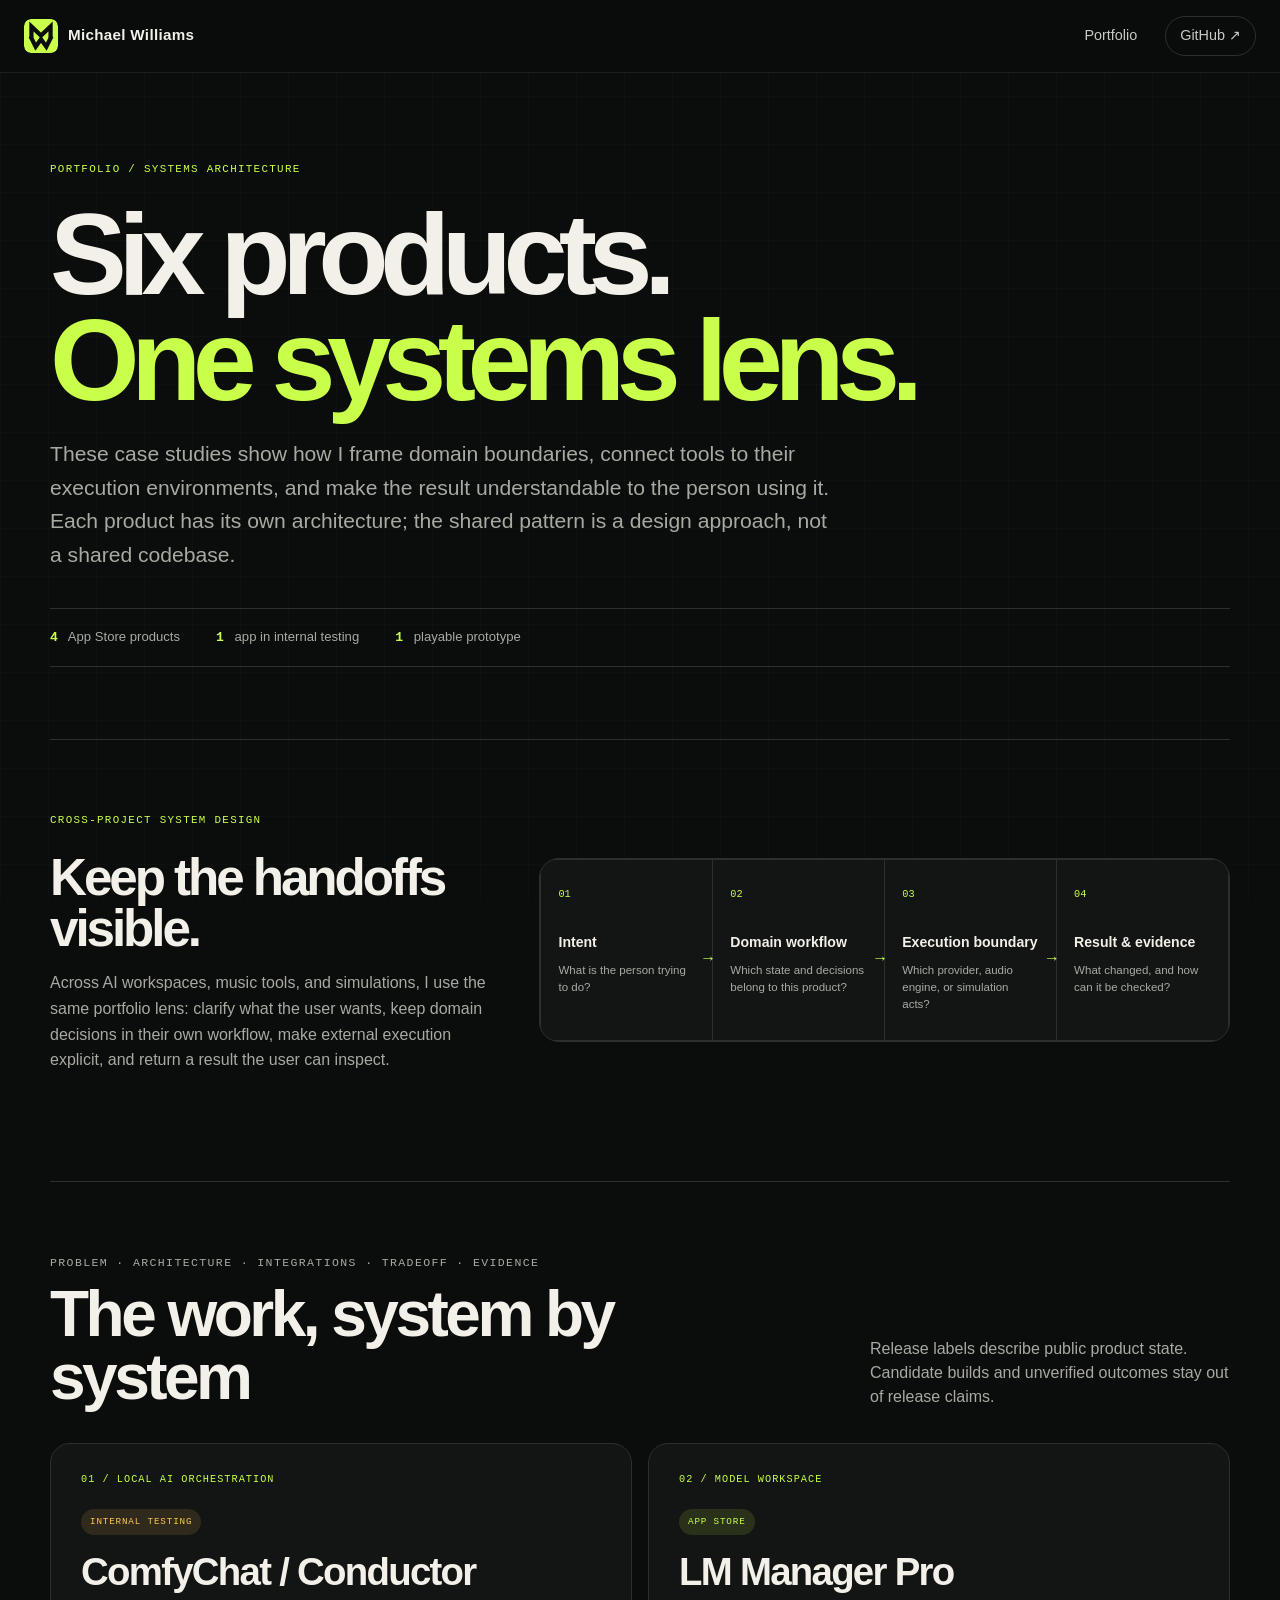
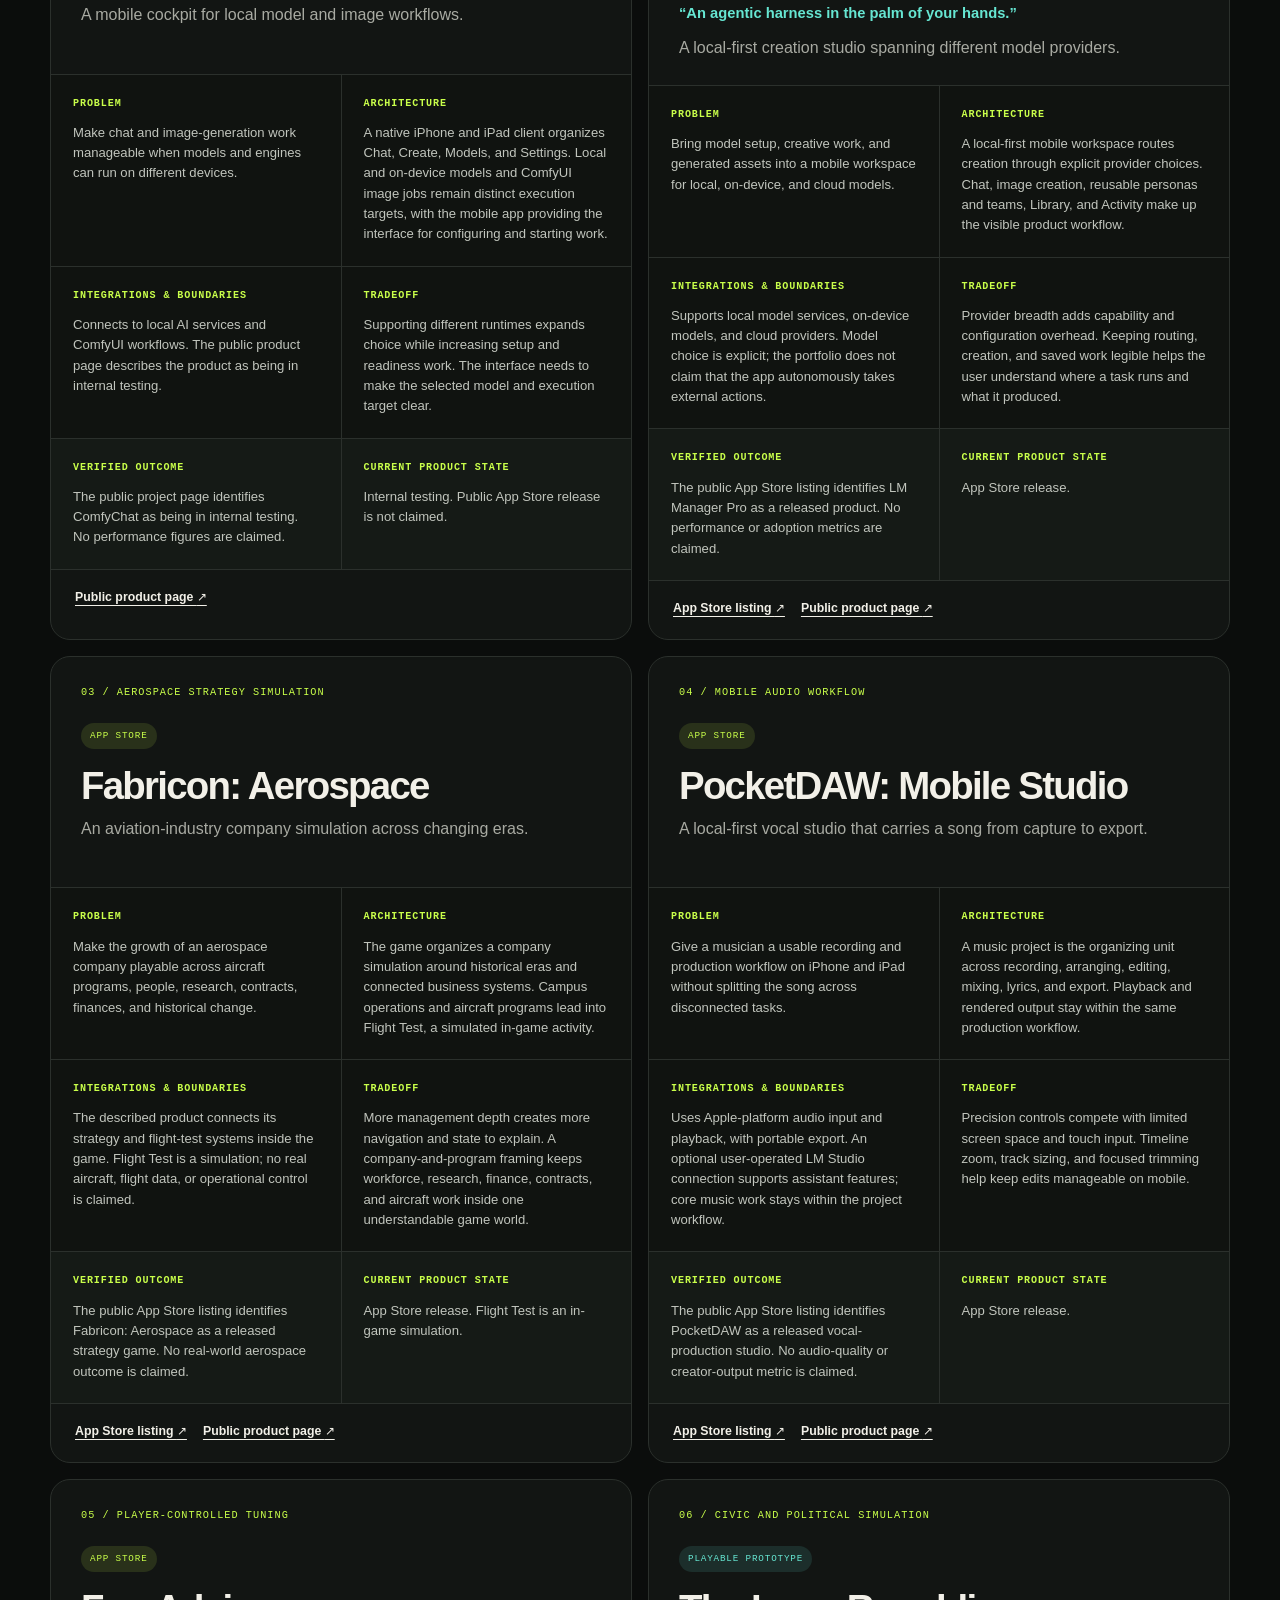
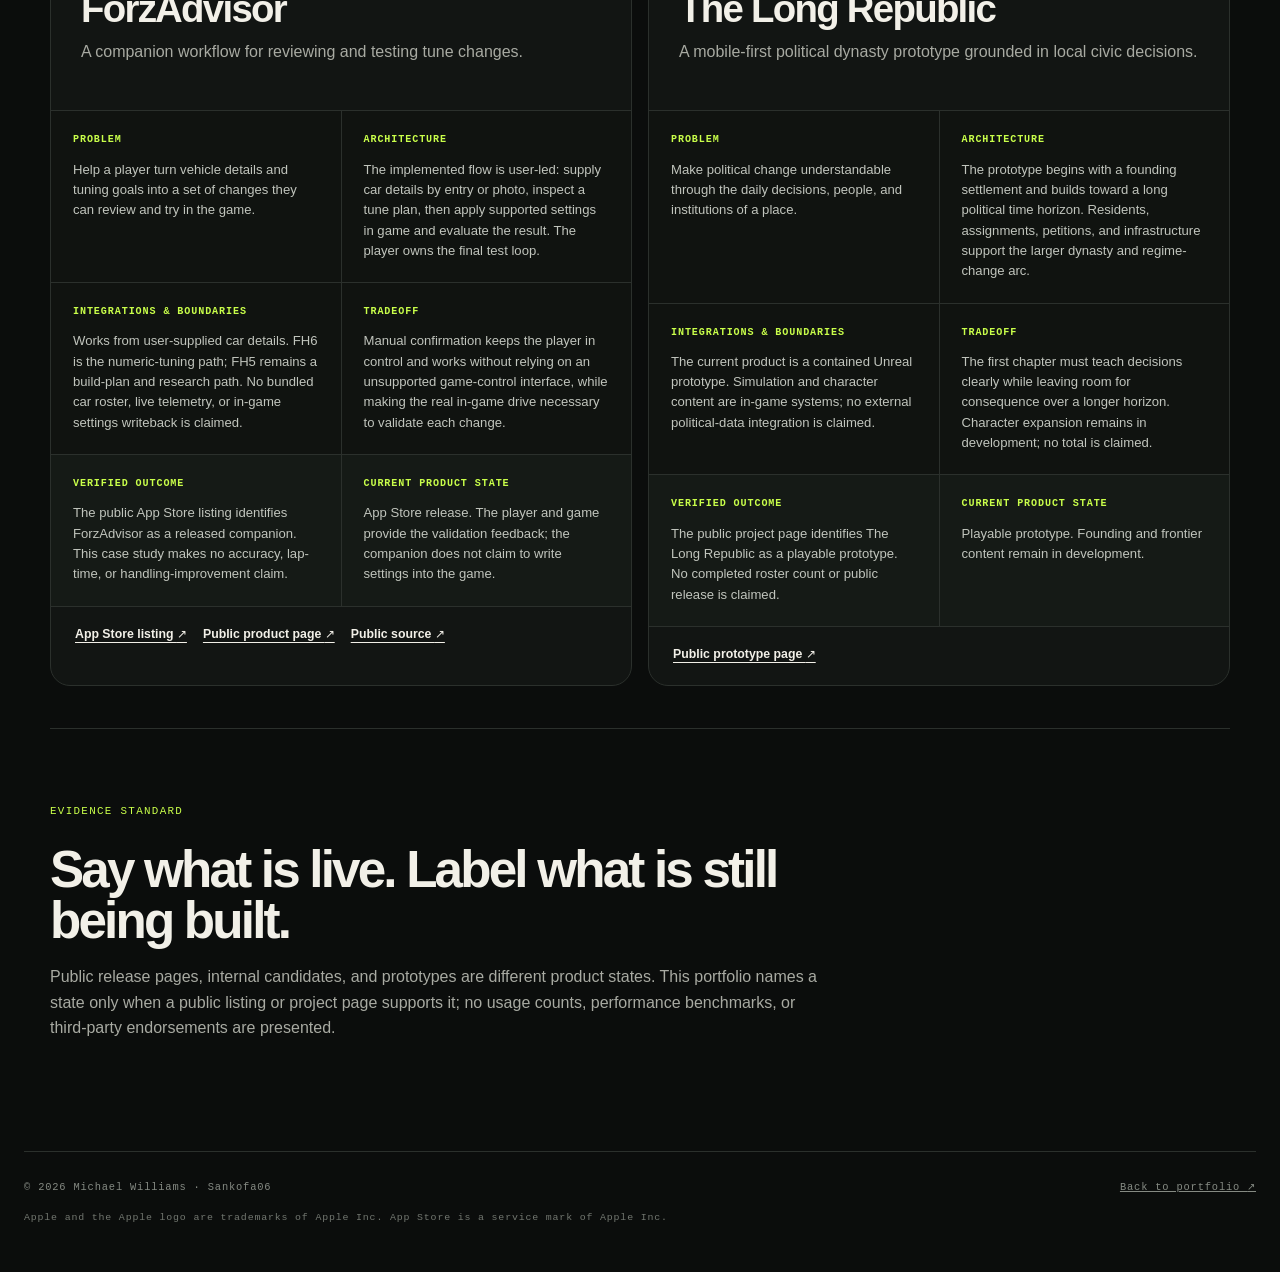
<file: projects/systems-architecture/index.html>
<!doctype html>
<html lang="en">
  <head>
    <meta charset="utf-8">
    <meta name="viewport" content="width=device-width, initial-scale=1">
    <meta name="description" content="Six systems architecture case studies across local AI, creative software, tuning, and simulation.">
    <meta name="author" content="Michael Williams">
    <meta name="theme-color" content="#0b0d0c">
    <meta property="og:title" content="Systems Architecture Case Studies — Michael Williams">
    <meta property="og:description" content="Six product systems, each with a clear problem, boundary, tradeoff, and evidence.">
    <meta property="og:type" content="website">
    <meta property="og:url" content="https://sankofa06.github.io/projects/systems-architecture/">
    <meta property="og:image" content="https://sankofa06.github.io/assets/michael-williams-social-preview.png">
    <title>Systems Architecture Case Studies — Michael Williams</title>
    <link rel="icon" href="../../assets/mw-mark.svg" type="image/svg+xml">
    <link rel="stylesheet" href="../../styles.css">
    <link rel="stylesheet" href="architecture.css">
  </head>
  <body>
    <a class="skip-link" href="#case-studies">Skip to case studies</a>
    <header class="site-header">
      <a class="brand" href="../../" aria-label="Michael Williams portfolio home">
        <img class="brand-mark" src="../../assets/mw-mark.svg" width="34" height="34" alt="">
        <span>Michael Williams</span>
      </a>
      <nav aria-label="Primary navigation">
        <a href="../../">Portfolio</a>
        <a class="nav-cta" href="https://github.com/Sankofa06">GitHub <span aria-hidden="true">↗</span></a>
      </nav>
    </header>

    <main class="architecture-main">
      <section class="architecture-hero" aria-labelledby="architecture-title">
        <p class="eyebrow">Portfolio / Systems architecture</p>
        <h1 id="architecture-title">Six products.<br><span>One systems lens.</span></h1>
        <p class="architecture-lede">These case studies show how I frame domain boundaries, connect tools to their execution environments, and make the result understandable to the person using it. Each product has its own architecture; the shared pattern is a design approach, not a shared codebase.</p>
        <div class="architecture-status" aria-label="Public product states">
          <span><strong>4</strong> App Store products</span>
          <span><strong>1</strong> app in internal testing</span>
          <span><strong>1</strong> playable prototype</span>
        </div>
      </section>

      <section class="systems-lens" aria-labelledby="systems-lens-title">
        <div class="systems-lens-copy">
          <p class="eyebrow">Cross-project system design</p>
          <h2 id="systems-lens-title">Keep the handoffs visible.</h2>
          <p>Across AI workspaces, music tools, and simulations, I use the same portfolio lens: clarify what the user wants, keep domain decisions in their own workflow, make external execution explicit, and return a result the user can inspect.</p>
        </div>
        <ol class="systems-flow" aria-label="Conceptual architecture lens, not a shared software runtime">
          <li><span>01</span><strong>Intent</strong><small>What is the person trying to do?</small></li>
          <li><span>02</span><strong>Domain workflow</strong><small>Which state and decisions belong to this product?</small></li>
          <li><span>03</span><strong>Execution boundary</strong><small>Which provider, audio engine, or simulation acts?</small></li>
          <li><span>04</span><strong>Result &amp; evidence</strong><small>What changed, and how can it be checked?</small></li>
        </ol>
      </section>

      <section id="case-studies" class="case-studies" aria-labelledby="case-studies-title">
        <div class="section-heading architecture-heading">
          <div>
            <p class="eyebrow">Problem · architecture · integrations · tradeoff · evidence</p>
            <h2 id="case-studies-title">The work, system by system</h2>
          </div>
          <p>Release labels describe public product state. Candidate builds and unverified outcomes stay out of release claims.</p>
        </div>

        <div class="case-grid">
          <article class="case-study" id="comfych-at" aria-labelledby="comfych-at-title">
            <div class="case-heading">
              <p class="case-kicker">01 / Local AI orchestration</p>
              <span class="project-state review">Internal testing</span>
              <h3 id="comfych-at-title">ComfyChat / Conductor</h3>
              <p class="case-summary">A mobile cockpit for local model and image workflows.</p>
            </div>
            <div class="case-details">
              <section><h4>Problem</h4><p>Make chat and image-generation work manageable when models and engines can run on different devices.</p></section>
              <section><h4>Architecture</h4><p>A native iPhone and iPad client organizes Chat, Create, Models, and Settings. Local and on-device models and ComfyUI image jobs remain distinct execution targets, with the mobile app providing the interface for configuring and starting work.</p></section>
              <section><h4>Integrations &amp; boundaries</h4><p>Connects to local AI services and ComfyUI workflows. The public product page describes the product as being in internal testing.</p></section>
              <section><h4>Tradeoff</h4><p>Supporting different runtimes expands choice while increasing setup and readiness work. The interface needs to make the selected model and execution target clear.</p></section>
              <section class="case-evidence"><h4>Verified outcome</h4><p>The public project page identifies ComfyChat as being in internal testing. No performance figures are claimed.</p></section>
              <section class="case-state"><h4>Current product state</h4><p>Internal testing. Public App Store release is not claimed.</p></section>
            </div>
            <p class="case-link"><a href="https://sankofa06.github.io/Conductor/">Public product page <span aria-hidden="true">↗</span></a></p>
          </article>

          <article class="case-study" id="lmmanagerpro" aria-labelledby="lmmanagerpro-title">
            <div class="case-heading">
              <p class="case-kicker">02 / Model workspace</p>
              <span class="project-state active">App Store</span>
              <h3 id="lmmanagerpro-title">LM Manager Pro</h3>
              <p class="case-positioning">“An agentic harness in the palm of your hands.”</p>
              <p class="case-summary">A local-first creation studio spanning different model providers.</p>
            </div>
            <div class="case-details">
              <section><h4>Problem</h4><p>Bring model setup, creative work, and generated assets into a mobile workspace for local, on-device, and cloud models.</p></section>
              <section><h4>Architecture</h4><p>A local-first mobile workspace routes creation through explicit provider choices. Chat, image creation, reusable personas and teams, Library, and Activity make up the visible product workflow.</p></section>
              <section><h4>Integrations &amp; boundaries</h4><p>Supports local model services, on-device models, and cloud providers. Model choice is explicit; the portfolio does not claim that the app autonomously takes external actions.</p></section>
              <section><h4>Tradeoff</h4><p>Provider breadth adds capability and configuration overhead. Keeping routing, creation, and saved work legible helps the user understand where a task runs and what it produced.</p></section>
              <section class="case-evidence"><h4>Verified outcome</h4><p>The public App Store listing identifies LM Manager Pro as a released product. No performance or adoption metrics are claimed.</p></section>
              <section class="case-state"><h4>Current product state</h4><p>App Store release.</p></section>
            </div>
            <p class="case-link"><a href="https://apps.apple.com/us/app/lm-manager-pro/id6769730602">App Store listing <span aria-hidden="true">↗</span></a> <a href="https://sankofa06.github.io/LMManagerPro/">Public product page <span aria-hidden="true">↗</span></a></p>
          </article>

          <article class="case-study" id="fabricon" aria-labelledby="fabricon-title">
            <div class="case-heading">
              <p class="case-kicker">03 / Aerospace strategy simulation</p>
              <span class="project-state active">App Store</span>
              <h3 id="fabricon-title">Fabricon: Aerospace</h3>
              <p class="case-summary">An aviation-industry company simulation across changing eras.</p>
            </div>
            <div class="case-details">
              <section><h4>Problem</h4><p>Make the growth of an aerospace company playable across aircraft programs, people, research, contracts, finances, and historical change.</p></section>
              <section><h4>Architecture</h4><p>The game organizes a company simulation around historical eras and connected business systems. Campus operations and aircraft programs lead into Flight Test, a simulated in-game activity.</p></section>
              <section><h4>Integrations &amp; boundaries</h4><p>The described product connects its strategy and flight-test systems inside the game. Flight Test is a simulation; no real aircraft, flight data, or operational control is claimed.</p></section>
              <section><h4>Tradeoff</h4><p>More management depth creates more navigation and state to explain. A company-and-program framing keeps workforce, research, finance, contracts, and aircraft work inside one understandable game world.</p></section>
              <section class="case-evidence"><h4>Verified outcome</h4><p>The public App Store listing identifies Fabricon: Aerospace as a released strategy game. No real-world aerospace outcome is claimed.</p></section>
              <section class="case-state"><h4>Current product state</h4><p>App Store release. Flight Test is an in-game simulation.</p></section>
            </div>
            <p class="case-link"><a href="https://apps.apple.com/us/app/fabricon-aerospace/id6760683889">App Store listing <span aria-hidden="true">↗</span></a> <a href="https://sankofa06.github.io/AeroTycoonGame/">Public product page <span aria-hidden="true">↗</span></a></p>
          </article>

          <article class="case-study" id="pocketdaw" aria-labelledby="pocketdaw-title">
            <div class="case-heading">
              <p class="case-kicker">04 / Mobile audio workflow</p>
              <span class="project-state active">App Store</span>
              <h3 id="pocketdaw-title">PocketDAW: Mobile Studio</h3>
              <p class="case-summary">A local-first vocal studio that carries a song from capture to export.</p>
            </div>
            <div class="case-details">
              <section><h4>Problem</h4><p>Give a musician a usable recording and production workflow on iPhone and iPad without splitting the song across disconnected tasks.</p></section>
              <section><h4>Architecture</h4><p>A music project is the organizing unit across recording, arranging, editing, mixing, lyrics, and export. Playback and rendered output stay within the same production workflow.</p></section>
              <section><h4>Integrations &amp; boundaries</h4><p>Uses Apple-platform audio input and playback, with portable export. An optional user-operated LM Studio connection supports assistant features; core music work stays within the project workflow.</p></section>
              <section><h4>Tradeoff</h4><p>Precision controls compete with limited screen space and touch input. Timeline zoom, track sizing, and focused trimming help keep edits manageable on mobile.</p></section>
              <section class="case-evidence"><h4>Verified outcome</h4><p>The public App Store listing identifies PocketDAW as a released vocal-production studio. No audio-quality or creator-output metric is claimed.</p></section>
              <section class="case-state"><h4>Current product state</h4><p>App Store release.</p></section>
            </div>
            <p class="case-link"><a href="https://apps.apple.com/us/app/pocketdaw-mobile-studio/id6769739931">App Store listing <span aria-hidden="true">↗</span></a> <a href="https://sankofa06.github.io/SingerKeepers/">Public product page <span aria-hidden="true">↗</span></a></p>
          </article>

          <article class="case-study" id="forzadvisor" aria-labelledby="forzadvisor-title">
            <div class="case-heading">
              <p class="case-kicker">05 / Player-controlled tuning</p>
              <span class="project-state active">App Store</span>
              <h3 id="forzadvisor-title">ForzAdvisor</h3>
              <p class="case-summary">A companion workflow for reviewing and testing tune changes.</p>
            </div>
            <div class="case-details">
              <section><h4>Problem</h4><p>Help a player turn vehicle details and tuning goals into a set of changes they can review and try in the game.</p></section>
              <section><h4>Architecture</h4><p>The implemented flow is user-led: supply car details by entry or photo, inspect a tune plan, then apply supported settings in game and evaluate the result. The player owns the final test loop.</p></section>
              <section><h4>Integrations &amp; boundaries</h4><p>Works from user-supplied car details. FH6 is the numeric-tuning path; FH5 remains a build-plan and research path. No bundled car roster, live telemetry, or in-game settings writeback is claimed.</p></section>
              <section><h4>Tradeoff</h4><p>Manual confirmation keeps the player in control and works without relying on an unsupported game-control interface, while making the real in-game drive necessary to validate each change.</p></section>
              <section class="case-evidence"><h4>Verified outcome</h4><p>The public App Store listing identifies ForzAdvisor as a released companion. This case study makes no accuracy, lap-time, or handling-improvement claim.</p></section>
              <section class="case-state"><h4>Current product state</h4><p>App Store release. The player and game provide the validation feedback; the companion does not claim to write settings into the game.</p></section>
            </div>
            <p class="case-link"><a href="https://apps.apple.com/us/app/forzadvisor/id6775224250">App Store listing <span aria-hidden="true">↗</span></a> <a href="https://sankofa06.github.io/ForzAdvisor/">Public product page <span aria-hidden="true">↗</span></a> <a href="https://github.com/Sankofa06/ForzAdvisor">Public source <span aria-hidden="true">↗</span></a></p>
          </article>

          <article class="case-study" id="the-long-republic" aria-labelledby="the-long-republic-title">
            <div class="case-heading">
              <p class="case-kicker">06 / Civic and political simulation</p>
              <span class="project-state building">Playable prototype</span>
              <h3 id="the-long-republic-title">The Long Republic</h3>
              <p class="case-summary">A mobile-first political dynasty prototype grounded in local civic decisions.</p>
            </div>
            <div class="case-details">
              <section><h4>Problem</h4><p>Make political change understandable through the daily decisions, people, and institutions of a place.</p></section>
              <section><h4>Architecture</h4><p>The prototype begins with a founding settlement and builds toward a long political time horizon. Residents, assignments, petitions, and infrastructure support the larger dynasty and regime-change arc.</p></section>
              <section><h4>Integrations &amp; boundaries</h4><p>The current product is a contained Unreal prototype. Simulation and character content are in-game systems; no external political-data integration is claimed.</p></section>
              <section><h4>Tradeoff</h4><p>The first chapter must teach decisions clearly while leaving room for consequence over a longer horizon. Character expansion remains in development; no total is claimed.</p></section>
              <section class="case-evidence"><h4>Verified outcome</h4><p>The public project page identifies The Long Republic as a playable prototype. No completed roster count or public release is claimed.</p></section>
              <section class="case-state"><h4>Current product state</h4><p>Playable prototype. Founding and frontier content remain in development.</p></section>
            </div>
            <p class="case-link"><a href="https://sankofa06.github.io/the-long-republic/">Public prototype page <span aria-hidden="true">↗</span></a></p>
          </article>
        </div>
      </section>

      <section class="architecture-principles" aria-labelledby="architecture-principles-title">
        <p class="eyebrow">Evidence standard</p>
        <h2 id="architecture-principles-title">Say what is live. Label what is still being built.</h2>
        <p>Public release pages, internal candidates, and prototypes are different product states. This portfolio names a state only when a public listing or project page supports it; no usage counts, performance benchmarks, or third-party endorsements are presented.</p>
      </section>
    </main>

    <footer>
      <span>© 2026 Michael Williams · Sankofa06</span>
      <a href="../../">Back to portfolio <span aria-hidden="true">↗</span></a>
      <small class="apple-legal">Apple and the Apple logo are trademarks of Apple Inc. App Store is a service mark of Apple Inc.</small>
    </footer>
  </body>
</html>
</file>
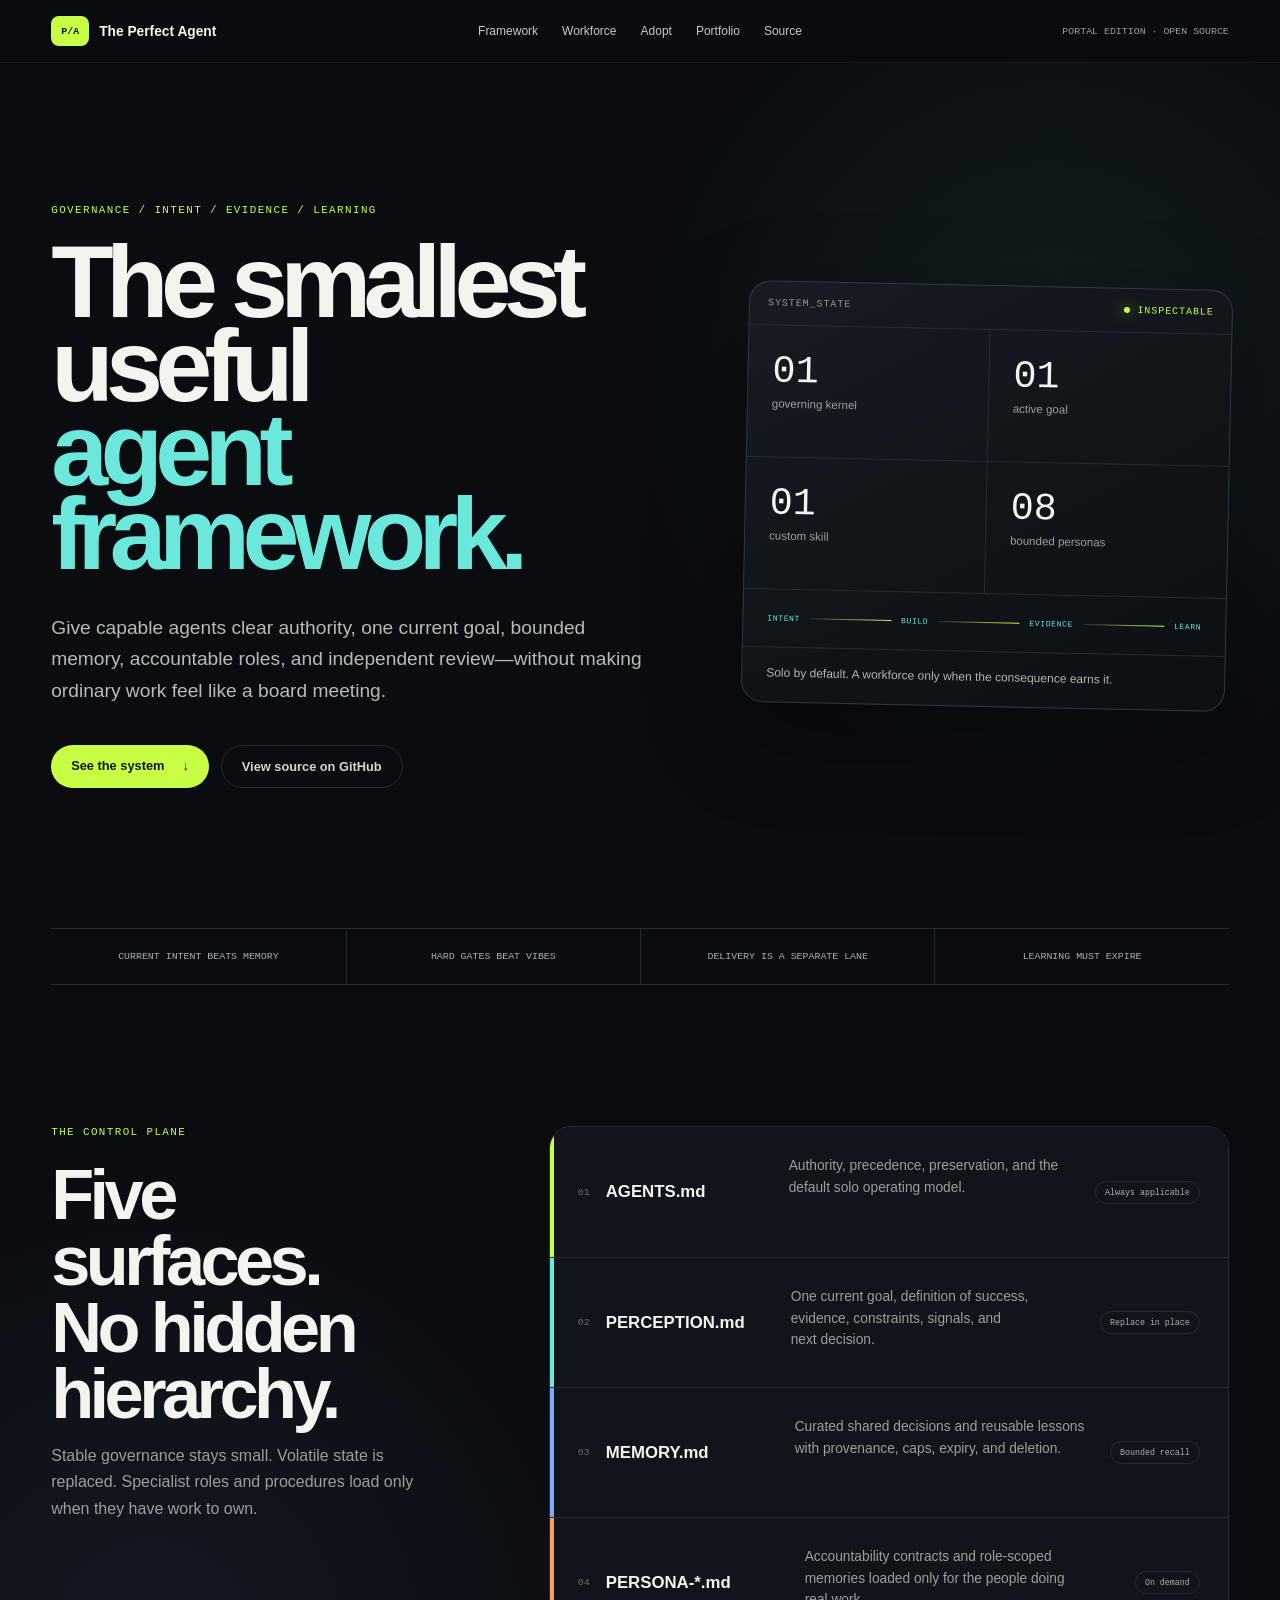
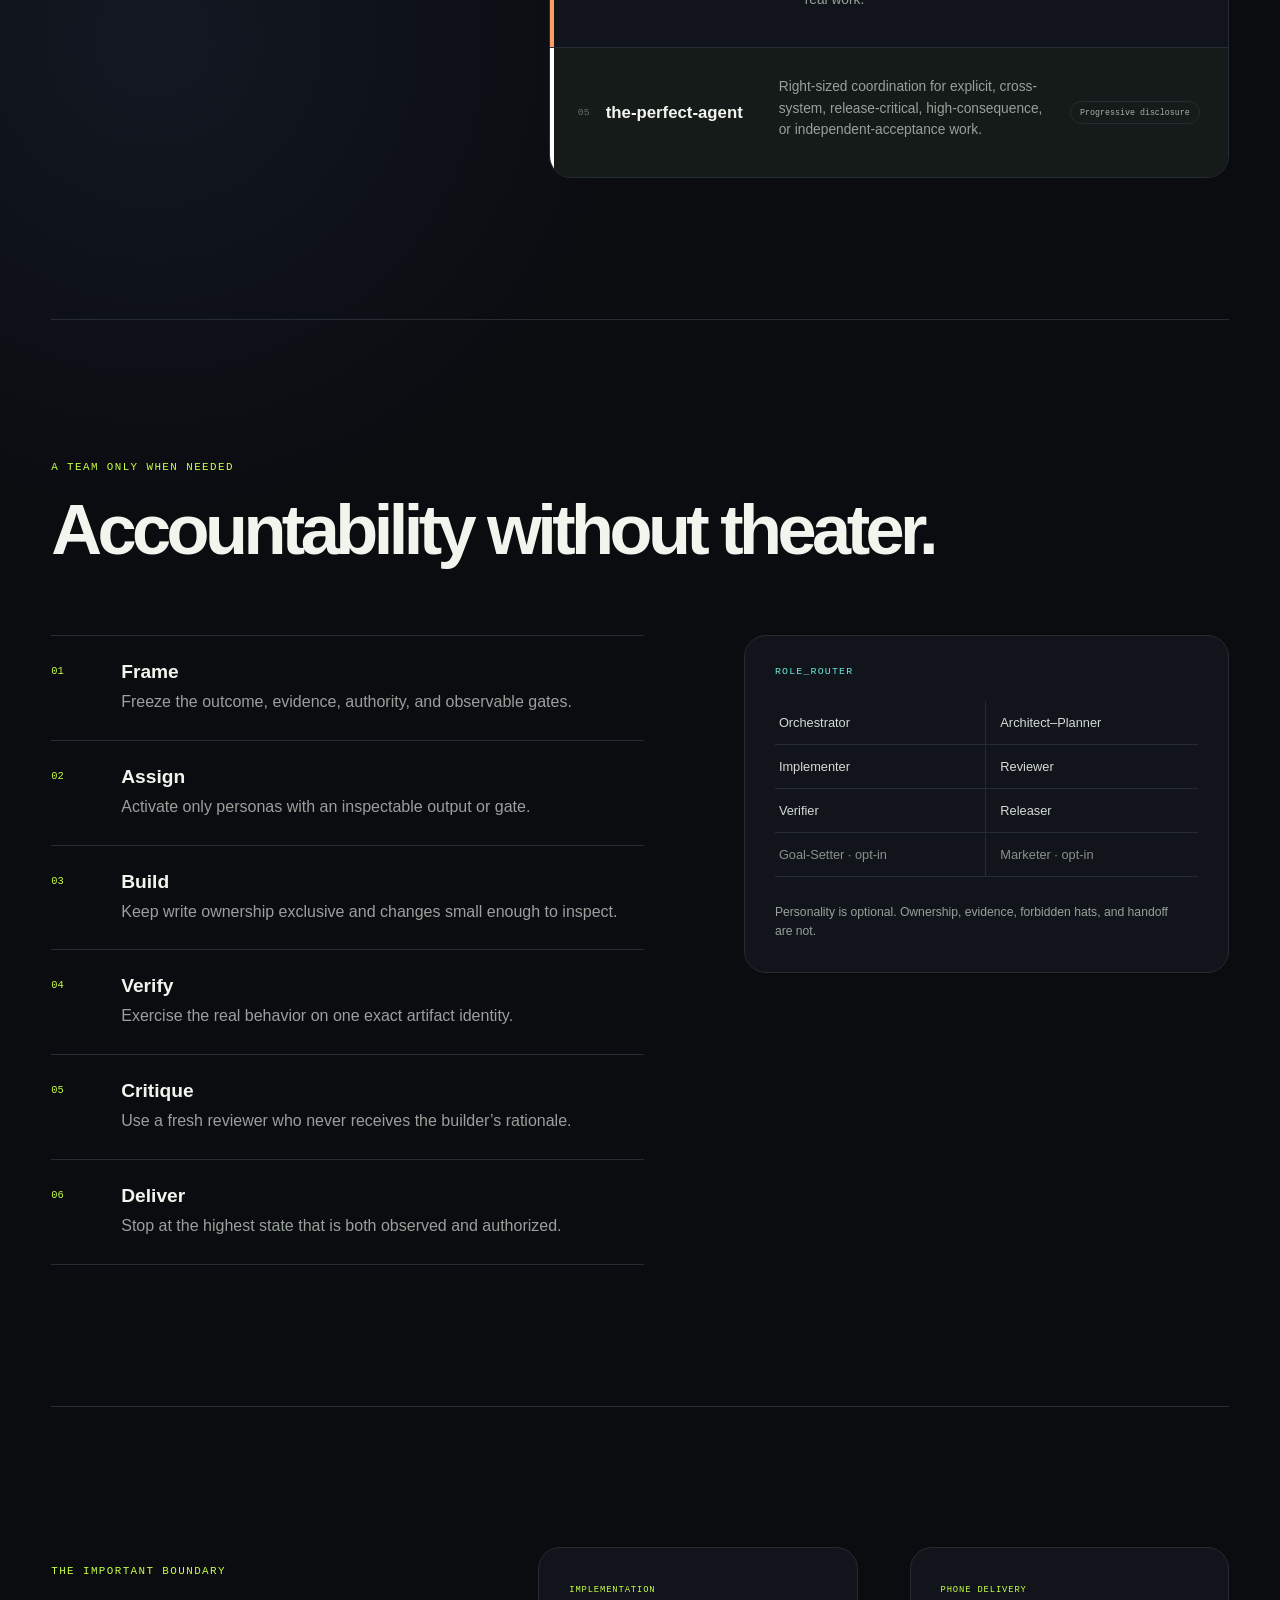
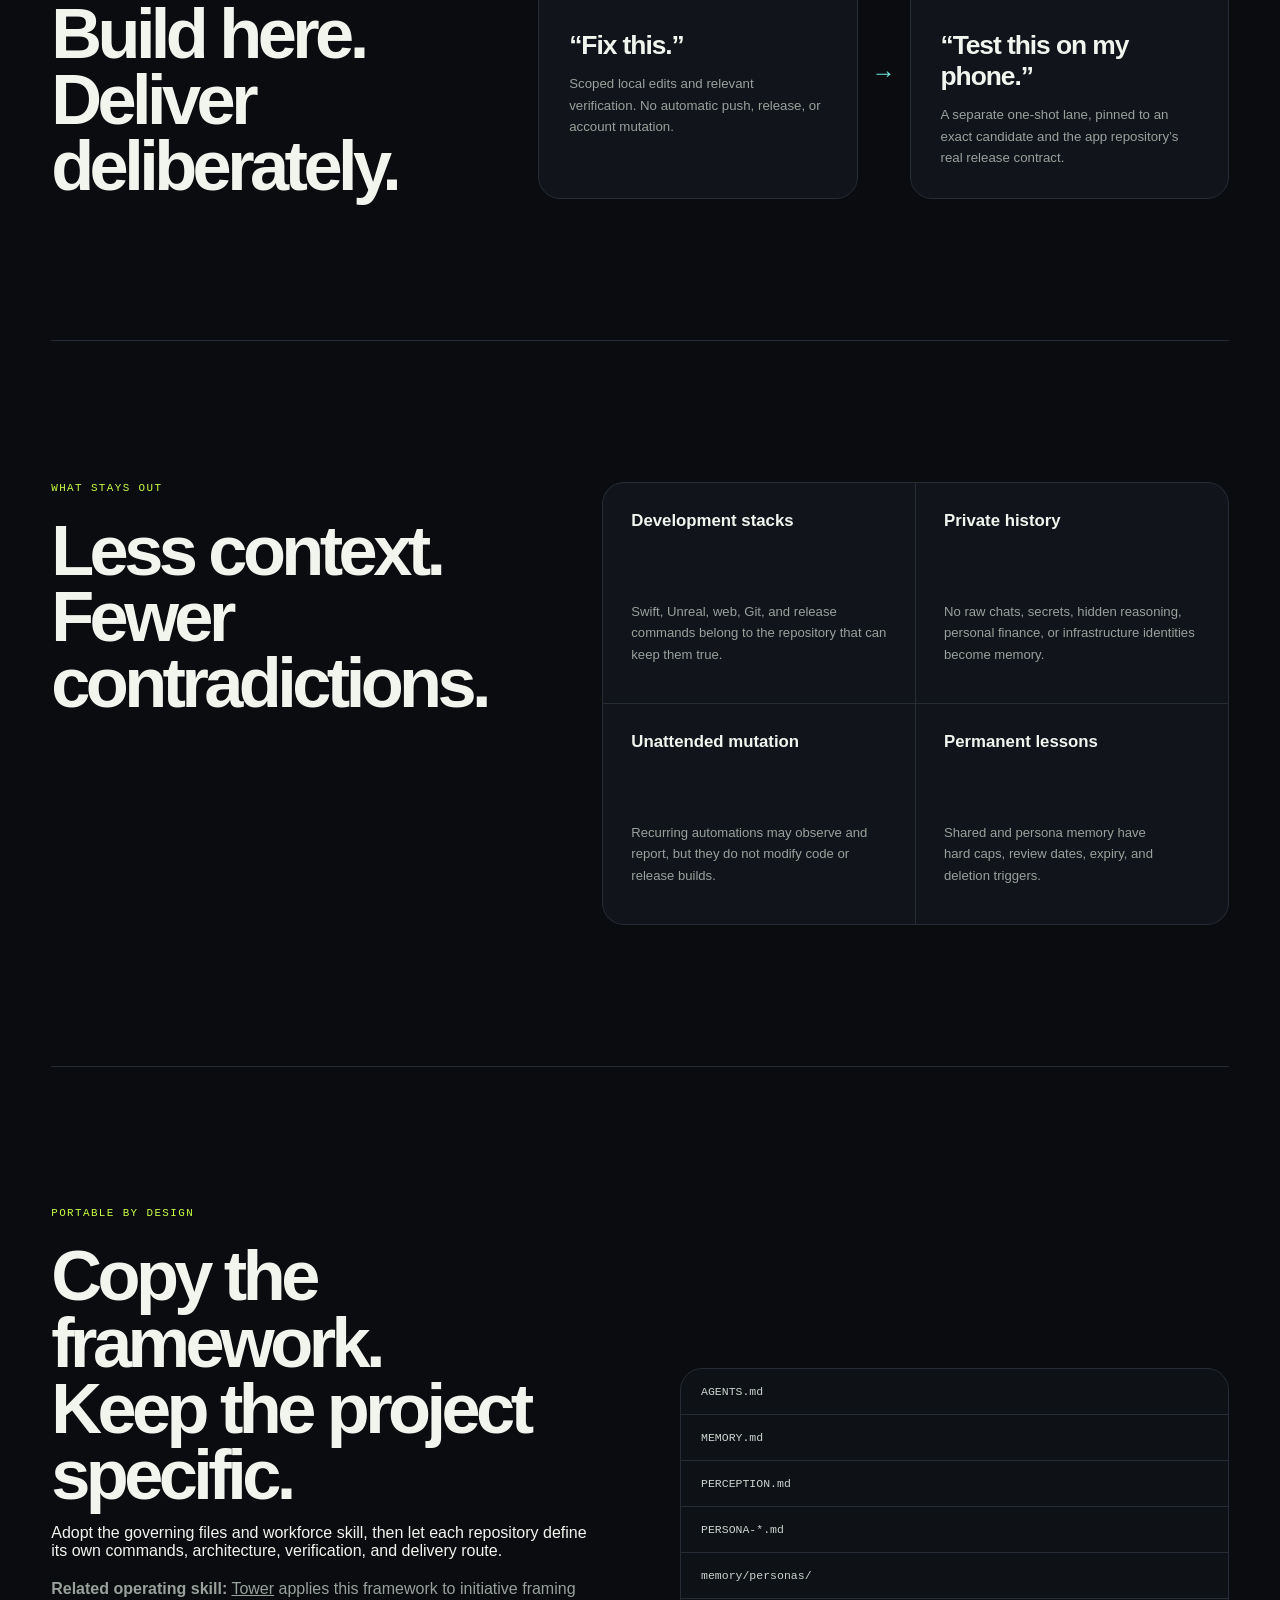
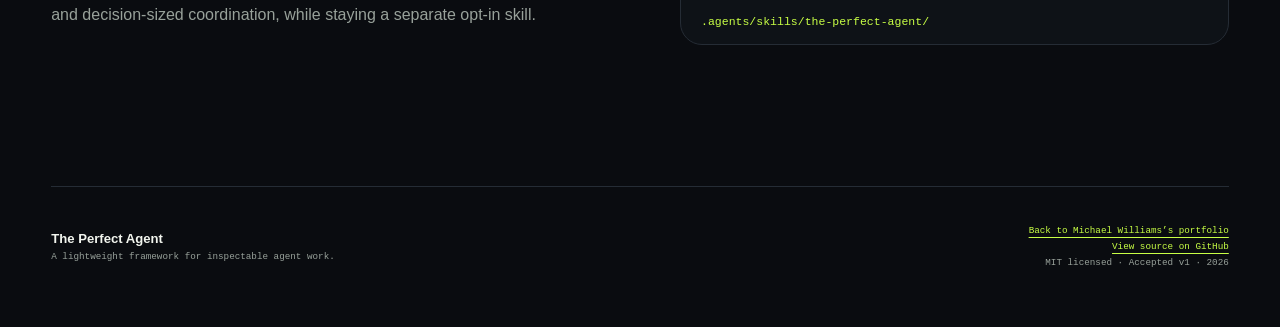
<file: projects/the-perfect-agent/index.html>
<!doctype html>
<html lang="en">
  <head>
    <meta charset="utf-8">
    <meta name="viewport" content="width=device-width, initial-scale=1">
    <meta name="description" content="The Perfect Agent is a lightweight framework for clear authority, current intent, bounded memory, accountable personas, and proportionate independent review.">
    <meta name="theme-color" content="#0a0c10">
    <meta property="og:title" content="The Perfect Agent — small framework, clear evidence">
    <meta property="og:description" content="One governing kernel. One active goal. One workforce skill. Just enough structure to make agent work inspectable.">
    <meta property="og:type" content="website">
    <meta property="og:url" content="https://sankofa06.github.io/projects/the-perfect-agent/">
    <meta property="og:site_name" content="Michael Williams Portfolio">
    <title>The Perfect Agent — small framework, clear evidence</title>
    <link rel="stylesheet" href="styles.css">
  </head>
  <body>
    <a class="skip-link" href="#framework">Skip to the framework</a>

    <header class="site-header">
      <a class="wordmark" href="#top" aria-label="The Perfect Agent home">
        <span class="mark" aria-hidden="true">P/A</span>
        <span>The Perfect Agent</span>
      </a>
      <nav aria-label="Primary navigation">
        <a href="#framework">Framework</a>
        <a href="#workforce">Workforce</a>
        <a href="#adopt">Adopt</a>
        <a href="../../">Portfolio</a>
        <a href="https://github.com/Sankofa06/the-perfect-agent">Source</a>
      </nav>
      <span class="publication-state">Portal edition · open source</span>
    </header>

    <main id="top">
      <section class="hero" aria-labelledby="hero-title">
        <div class="hero-copy">
          <p class="eyebrow">Governance / intent / evidence / learning</p>
          <h1 id="hero-title">The smallest useful<br><span>agent framework.</span></h1>
          <p class="hero-lede">Give capable agents clear authority, one current goal, bounded memory, accountable roles, and independent review—without making ordinary work feel like a board meeting.</p>
          <div class="hero-actions">
            <a class="button button-primary" href="#framework">See the system <span aria-hidden="true">↓</span></a>
            <a class="button button-secondary" href="https://github.com/Sankofa06/the-perfect-agent">View source on GitHub</a>
          </div>
        </div>

        <div class="signal-board" aria-label="Framework summary">
          <div class="board-header"><span>SYSTEM_STATE</span><span class="live-dot">INSPECTABLE</span></div>
          <div class="metric-grid">
            <article><strong>01</strong><span>governing kernel</span></article>
            <article><strong>01</strong><span>active goal</span></article>
            <article><strong>01</strong><span>custom skill</span></article>
            <article><strong>08</strong><span>bounded personas</span></article>
          </div>
          <div class="board-trace" aria-hidden="true">
            <span>INTENT</span><i></i><span>BUILD</span><i></i><span>EVIDENCE</span><i></i><span>LEARN</span>
          </div>
          <p>Solo by default. A workforce only when the consequence earns it.</p>
        </div>
      </section>

      <section class="principle-strip" aria-label="Framework principles">
        <span>Current intent beats memory</span>
        <span>Hard gates beat vibes</span>
        <span>Delivery is a separate lane</span>
        <span>Learning must expire</span>
      </section>

      <section class="framework-section" id="framework" aria-labelledby="framework-title">
        <div class="section-intro">
          <p class="eyebrow">The control plane</p>
          <h2 id="framework-title">Five surfaces.<br>No hidden hierarchy.</h2>
          <p>Stable governance stays small. Volatile state is replaced. Specialist roles and procedures load only when they have work to own.</p>
        </div>

        <div class="layer-stack">
          <article class="layer layer-agents">
            <div><span>01</span><strong>AGENTS.md</strong></div>
            <p>Authority, precedence, preservation, and the default solo operating model.</p>
            <small>Always applicable</small>
          </article>
          <article class="layer layer-perception">
            <div><span>02</span><strong>PERCEPTION.md</strong></div>
            <p>One current goal, definition of success, evidence, constraints, signals, and next decision.</p>
            <small>Replace in place</small>
          </article>
          <article class="layer layer-memory">
            <div><span>03</span><strong>MEMORY.md</strong></div>
            <p>Curated shared decisions and reusable lessons with provenance, caps, expiry, and deletion.</p>
            <small>Bounded recall</small>
          </article>
          <article class="layer layer-persona">
            <div><span>04</span><strong>PERSONA-*.md</strong></div>
            <p>Accountability contracts and role-scoped memories loaded only for the people doing real work.</p>
            <small>On demand</small>
          </article>
          <article class="layer layer-skill">
            <div><span>05</span><strong>the-perfect-agent</strong></div>
            <p>Right-sized coordination for explicit, cross-system, release-critical, high-consequence, or independent-acceptance work.</p>
            <small>Progressive disclosure</small>
          </article>
        </div>
      </section>

      <section class="workflow-section" id="workforce" aria-labelledby="workforce-title">
        <div class="workflow-heading">
          <p class="eyebrow">A team only when needed</p>
          <h2 id="workforce-title">Accountability without theater.</h2>
        </div>

        <div class="workflow-grid">
          <ol class="workflow-steps">
            <li><span>01</span><div><strong>Frame</strong><p>Freeze the outcome, evidence, authority, and observable gates.</p></div></li>
            <li><span>02</span><div><strong>Assign</strong><p>Activate only personas with an inspectable output or gate.</p></div></li>
            <li><span>03</span><div><strong>Build</strong><p>Keep write ownership exclusive and changes small enough to inspect.</p></div></li>
            <li><span>04</span><div><strong>Verify</strong><p>Exercise the real behavior on one exact artifact identity.</p></div></li>
            <li><span>05</span><div><strong>Critique</strong><p>Use a fresh reviewer who never receives the builder’s rationale.</p></div></li>
            <li><span>06</span><div><strong>Deliver</strong><p>Stop at the highest state that is both observed and authorized.</p></div></li>
          </ol>

          <aside class="role-panel" aria-labelledby="roles-title">
            <p class="panel-label" id="roles-title">ROLE_ROUTER</p>
            <div class="role-list">
              <span>Orchestrator</span>
              <span>Architect–Planner</span>
              <span>Implementer</span>
              <span>Reviewer</span>
              <span>Verifier</span>
              <span>Releaser</span>
              <span class="optional">Goal-Setter · opt-in</span>
              <span class="optional">Marketer · opt-in</span>
            </div>
            <p>Personality is optional. Ownership, evidence, forbidden hats, and handoff are not.</p>
          </aside>
        </div>
      </section>

      <section class="boundary-section" aria-labelledby="boundary-title">
        <div>
          <p class="eyebrow">The important boundary</p>
          <h2 id="boundary-title">Build here.<br>Deliver deliberately.</h2>
        </div>
        <div class="lane-map">
          <article>
            <span>IMPLEMENTATION</span>
            <h3>“Fix this.”</h3>
            <p>Scoped local edits and relevant verification. No automatic push, release, or account mutation.</p>
          </article>
          <div class="lane-arrow" aria-hidden="true">→</div>
          <article>
            <span>PHONE DELIVERY</span>
            <h3>“Test this on my phone.”</h3>
            <p>A separate one-shot lane, pinned to an exact candidate and the app repository’s real release contract.</p>
          </article>
        </div>
      </section>

      <section class="exclusions-section" aria-labelledby="exclusions-title">
        <div class="section-intro compact">
          <p class="eyebrow">What stays out</p>
          <h2 id="exclusions-title">Less context.<br>Fewer contradictions.</h2>
        </div>
        <div class="exclusion-grid">
          <article><strong>Development stacks</strong><p>Swift, Unreal, web, Git, and release commands belong to the repository that can keep them true.</p></article>
          <article><strong>Private history</strong><p>No raw chats, secrets, hidden reasoning, personal finance, or infrastructure identities become memory.</p></article>
          <article><strong>Unattended mutation</strong><p>Recurring automations may observe and report, but they do not modify code or release builds.</p></article>
          <article><strong>Permanent lessons</strong><p>Shared and persona memory have hard caps, review dates, expiry, and deletion triggers.</p></article>
        </div>
      </section>

      <section class="adopt-section" id="adopt" aria-labelledby="adopt-title">
        <div>
          <p class="eyebrow">Portable by design</p>
          <h2 id="adopt-title">Copy the framework.<br>Keep the project specific.</h2>
          <p>Adopt the governing files and workforce skill, then let each repository define its own commands, architecture, verification, and delivery route.</p>
          <p class="related-skill"><strong>Related operating skill:</strong> <a href="https://sankofa06.github.io/tower/">Tower</a> applies this framework to initiative framing and decision-sized coordination, while staying a separate opt-in skill.</p>
        </div>
        <div class="file-map" aria-label="Framework file map">
          <code>AGENTS.md</code>
          <code>MEMORY.md</code>
          <code>PERCEPTION.md</code>
          <code>PERSONA-*.md</code>
          <code>memory/personas/</code>
          <code>.agents/skills/the-perfect-agent/</code>
        </div>
      </section>
    </main>

    <footer>
      <div><strong>The Perfect Agent</strong><span>A lightweight framework for inspectable agent work.</span></div>
      <div class="footer-status"><a href="../../">Back to Michael Williams’s portfolio</a><a href="https://github.com/Sankofa06/the-perfect-agent">View source on GitHub</a><span>MIT licensed · Accepted v1 · 2026</span></div>
    </footer>
  </body>
</html>
</file>
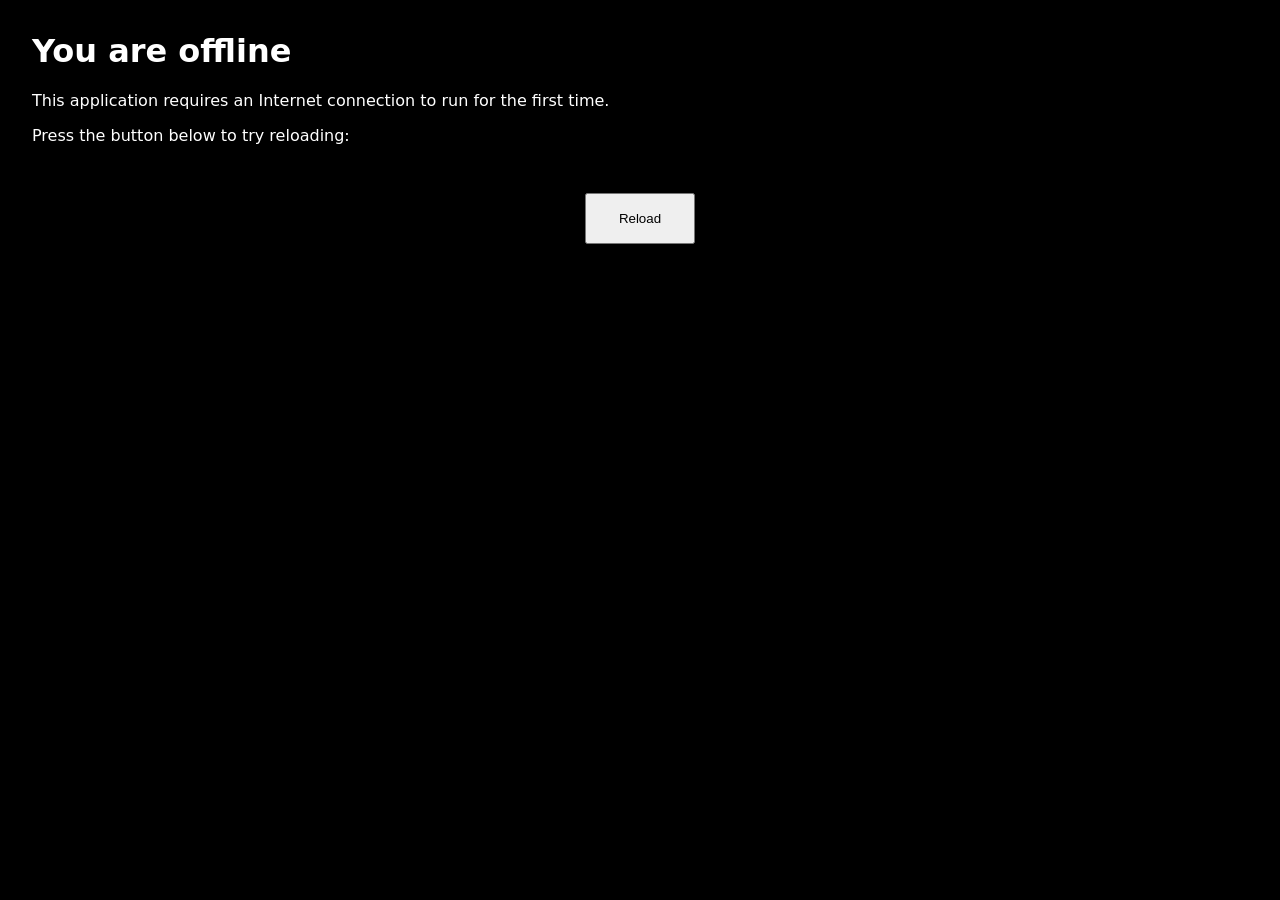
<file: games/fabricon-automotive/index.offline.html>
<!DOCTYPE html>
<html lang="en">
	<head>
		<meta charset="utf-8">
		<meta http-equiv="X-UA-Compatible" content="IE=edge">
		<meta name="viewport" content="width=device-width, initial-scale=1">
		<title>You are offline</title>
		<style>
html {
	background-color: #000000;
	color: #ffffff;
}

body {
	font-family: system-ui, -apple-system, "Segoe UI", Roboto, "Helvetica Neue", Arial, "Noto Sans", sans-serif, "Apple Color Emoji", "Segoe UI Emoji", "Segoe UI Symbol", "Noto Color Emoji";
	margin: 2rem;
}

p {
	margin-block: 1rem;
}

button {
	display: block;
	padding: 1rem 2rem;
	margin: 3rem auto 0;
}
		</style>
	</head>
	<body>
		<h1>You are offline</h1>
		<p>This application requires an Internet connection to run for the first time.</p>
		<p>Press the button below to try reloading:</p>
		<button type="button">Reload</button>
		<script>
document.querySelector('button').addEventListener('click', () => {
	window.location.reload();
});
		</script>
	</body>
</html>
</file>
<file: styles.css>
:root {
  color-scheme: dark;
  --ink: #f2f0e8;
  --muted: #a8aaa2;
  --dark: #0b0d0c;
  --panel: #121513;
  --panel-2: #181c19;
  --line: #2b302c;
  --acid: #c9ff4a;
  --cyan: #66e6d2;
  --orange: #ff9c55;
  --max: 1240px;
  --radius: 20px;
  font-family: Inter, ui-sans-serif, -apple-system, BlinkMacSystemFont, "Segoe UI", sans-serif;
  font-synthesis: none;
}

* { box-sizing: border-box; }
html { scroll-behavior: smooth; }
body { margin: 0; background: var(--dark); color: var(--ink); line-height: 1.5; }
body::before {
  background-image: linear-gradient(rgba(255,255,255,.018) 1px, transparent 1px), linear-gradient(90deg, rgba(255,255,255,.018) 1px, transparent 1px);
  background-size: 48px 48px; content: ""; inset: 0; pointer-events: none; position: fixed; z-index: -1;
}
a { color: inherit; }
button, a { -webkit-tap-highlight-color: transparent; }
img { display: block; max-width: 100%; }

.skip-link { background: var(--acid); color: #10130d; left: 16px; padding: 10px 16px; position: fixed; top: -60px; z-index: 20; }
.skip-link:focus { top: 16px; }

.site-header { align-items: center; backdrop-filter: blur(18px); background: rgba(11,13,12,.78); border-bottom: 1px solid rgba(255,255,255,.08); display: flex; justify-content: space-between; left: 0; padding: 16px max(24px, calc((100vw - var(--max)) / 2)); position: sticky; top: 0; transition: background .25s ease; z-index: 10; }
.brand { align-items: center; display: flex; font-size: .95rem; font-weight: 720; gap: 10px; letter-spacing: .02em; text-decoration: none; }
.brand-mark { border-radius: 7px; flex: 0 0 auto; height: 34px; width: 34px; }
nav { align-items: center; display: flex; gap: 28px; }
nav a { color: #c8cbc4; font-size: .9rem; text-decoration: none; }
nav a:hover { color: white; }
.nav-cta { border: 1px solid var(--line); border-radius: 999px; padding: 8px 14px; }

main, footer { margin: 0 auto; max-width: var(--max); width: calc(100% - 48px); }
.hero { align-items: stretch; display: grid; gap: 44px; grid-template-columns: 1.08fr .92fr; min-height: 750px; padding: 110px 0 84px; }
.hero-copy { align-self: center; }
.eyebrow { align-items: center; color: var(--muted); display: flex; font-family: ui-monospace, SFMono-Regular, Menlo, monospace; font-size: .72rem; gap: 9px; letter-spacing: .12em; margin: 0 0 24px; text-transform: uppercase; }
.status-dot { background: var(--acid); border-radius: 50%; box-shadow: 0 0 0 5px rgba(201,255,74,.12); height: 7px; width: 7px; }
h1 { font-size: clamp(3.7rem, 7.4vw, 7rem); letter-spacing: -.075em; line-height: .88; margin: 0; max-width: 760px; }
h1 span { color: var(--acid); }
.hero-lede { color: #b8bbb4; font-size: clamp(1.05rem, 1.4vw, 1.25rem); line-height: 1.65; margin: 36px 0 0; max-width: 630px; }
.hero-actions { display: flex; flex-wrap: wrap; gap: 12px; margin-top: 36px; }
.button { align-items: center; border-radius: 999px; display: inline-flex; font-size: .9rem; font-weight: 680; gap: 18px; padding: 13px 18px; text-decoration: none; }
.button.primary { background: var(--acid); color: #10130d; }
.button.secondary { border: 1px solid var(--line); color: #d8dad4; }
.button:hover { transform: translateY(-2px); }

.hero-console { align-self: center; background: linear-gradient(145deg, #161a17, #0f1210); border: 1px solid #30362f; border-radius: 24px; box-shadow: 0 35px 80px rgba(0,0,0,.35); overflow: hidden; position: relative; transform: rotate(1deg); }
.hero-console::after { background: radial-gradient(circle, rgba(201,255,74,.12), transparent 68%); content: ""; height: 340px; pointer-events: none; position: absolute; right: -100px; top: -120px; width: 340px; }
.console-bar, .console-footer { color: #848a82; display: flex; font-family: ui-monospace, SFMono-Regular, Menlo, monospace; font-size: .66rem; justify-content: space-between; letter-spacing: .1em; padding: 16px 20px; }
.console-bar { border-bottom: 1px solid var(--line); }
.console-footer { border-top: 1px solid var(--line); }
.console-live { color: var(--acid); }
.console-grid { padding: 8px 22px; }
.console-grid article { border-bottom: 1px solid var(--line); display: grid; gap: 10px; grid-template-columns: 40px 1fr; padding: 26px 0; }
.console-grid article:last-child { border: 0; }
.console-grid h2 { font-size: 1.2rem; grid-column: 2; margin: 0; }
.console-grid p { color: var(--muted); font-size: .88rem; grid-column: 2; margin: 0; }
.console-index { color: var(--acid); font-family: ui-monospace, SFMono-Regular, Menlo, monospace; font-size: .75rem; grid-row: 1 / 3; }

.work-section, .principles, .lineage { border-top: 1px solid var(--line); padding: 92px 0; }
.section-heading { align-items: end; display: flex; gap: 48px; justify-content: space-between; margin-bottom: 42px; }
.section-heading .eyebrow { margin-bottom: 12px; }
.section-heading h2, .repository-map h2 { font-size: clamp(2.4rem, 5vw, 4.7rem); letter-spacing: -.055em; line-height: .98; margin: 0; }
.section-heading > p { color: var(--muted); margin: 0; max-width: 460px; }
.filters { display: flex; flex-wrap: wrap; gap: 8px; margin-bottom: 28px; }
.atlas-summary { background: var(--line); border: 1px solid var(--line); border-radius: var(--radius); display: grid; gap: 1px; grid-template-columns: repeat(3, 1fr); margin-bottom: 28px; overflow: hidden; }
.atlas-summary div { background: var(--panel); display: flex; flex-direction: column; min-height: 120px; padding: 24px; }
.atlas-summary strong { color: var(--acid); font-family: ui-monospace, SFMono-Regular, Menlo, monospace; font-size: clamp(1.25rem, 2.3vw, 2rem); }
.atlas-summary span { color: var(--muted); font-size: .78rem; margin-top: auto; }
.filter { background: transparent; border: 1px solid var(--line); border-radius: 999px; color: #b9bcb6; cursor: pointer; font: inherit; font-size: .8rem; padding: 8px 14px; }
.filter:hover, .filter.is-active { background: var(--ink); border-color: var(--ink); color: var(--dark); }

.project-grid { display: grid; gap: 14px; grid-template-columns: repeat(2, minmax(0, 1fr)); }
.project-card { background: var(--panel); border: 1px solid var(--line); border-radius: var(--radius); min-height: 390px; overflow: hidden; padding: 30px; position: relative; transition: border-color .2s ease, transform .2s ease; }
.project-card:hover { border-color: #495048; transform: translateY(-3px); }
.project-card[hidden] { display: none; }
.project-card--discovered { border-style: dashed; }
.glyph-discovered { color: #b8f5d5; background: linear-gradient(145deg, #13251f, #0d1513); }
.project-card--wide { display: grid; grid-column: 1 / -1; grid-template-columns: 1.15fr .85fr; min-height: 520px; padding: 0; }
.project-card--spotlight { grid-column: 1 / -1; min-height: 340px; }
.project-card--reverse .project-visual { order: 2; }
.project-body { align-self: center; padding: clamp(30px, 5vw, 70px); }
.project-visual { min-height: 440px; overflow: hidden; position: relative; }
.project-visual img { height: 100%; object-fit: cover; width: 100%; }
.visual-lm { align-items: center; background: radial-gradient(circle at 50% 35%, #236e66, #101a18 62%); display: flex; justify-content: center; }
.visual-lm img { filter: drop-shadow(0 34px 35px rgba(0,0,0,.38)); height: min(64%, 330px); object-fit: contain; width: auto; }
.visual-copy { bottom: 28px; display: flex; gap: 8px; left: 28px; position: absolute; }
.visual-copy span { background: rgba(4,10,9,.64); border: 1px solid rgba(255,255,255,.15); border-radius: 999px; color: #b7f9ef; font-family: ui-monospace, SFMono-Regular, Menlo, monospace; font-size: .58rem; letter-spacing: .12em; padding: 6px 9px; }
.visual-aero { align-items: center; background: radial-gradient(ellipse at 50% 45%, #17231f, #0b1110 72%); display: flex; justify-content: center; padding: 24px; }
.fabricon-screen-pair { align-items: center; display: grid; gap: clamp(10px, 1.5vw, 20px); grid-template-columns: repeat(2, minmax(0, 1fr)); justify-items: center; max-width: 760px; width: calc(100% - 48px); }
.fabricon-screen { display: grid; gap: 12px; justify-items: center; margin: 0; min-width: 0; }
.fabricon-screen img { border: 1px solid rgba(255,255,255,.12); border-radius: 18px; box-shadow: 0 18px 34px rgba(0,0,0,.34); display: block; height: min(32vw, 380px); max-width: 100%; object-fit: contain; object-position: center; width: auto; }
.fabricon-screen figcaption { color: #b9c4bd; font-family: ui-monospace, SFMono-Regular, Menlo, monospace; font-size: .62rem; letter-spacing: .14em; text-align: center; text-transform: uppercase; }
.visual-republic { align-items: center; background: radial-gradient(circle at 50% 38%, #253943 0, #10191f 48%, #090e12 100%); display: flex; flex-direction: column; justify-content: center; }
.visual-republic::before { background-image: linear-gradient(rgba(221,195,128,.08) 1px, transparent 1px), linear-gradient(90deg, rgba(221,195,128,.08) 1px, transparent 1px); background-size: 44px 44px; content: ""; inset: 0; mask-image: linear-gradient(to bottom, #000, transparent 85%); position: absolute; }
.visual-republic::after { border: 1px solid rgba(221,195,128,.25); content: ""; inset: 28px; position: absolute; }
.republic-seal { align-items: center; border: 1px solid #ddc380; color: #ddc380; display: flex; font-family: Georgia, serif; font-size: 2rem; height: 96px; justify-content: center; position: relative; width: 96px; z-index: 1; }
.republic-seal::before, .republic-seal::after { background: #ddc380; content: ""; height: 1px; position: absolute; top: 50%; width: 68px; }
.republic-seal::before { right: calc(100% + 18px); }
.republic-seal::after { left: calc(100% + 18px); }
.republic-motto { color: #f1ead9 !important; font-family: Georgia, serif; font-size: clamp(1.7rem, 3.2vw, 3rem); font-style: italic; line-height: 1.02; margin: 28px auto 0 !important; max-width: 380px; position: relative; text-align: center; z-index: 1; }
.republic-ledger { bottom: 38px; display: grid; grid-template-columns: repeat(4, 1fr); left: 48px; position: absolute; right: 48px; z-index: 1; }
.republic-ledger span { border-left: 1px solid rgba(221,195,128,.18); color: rgba(241,234,217,.52); font-family: ui-monospace, SFMono-Regular, Menlo, monospace; font-size: .52rem; letter-spacing: .1em; padding: 8px; text-align: center; }
.republic-ledger span:last-child { border-right: 1px solid rgba(221,195,128,.18); }
.project-meta { align-items: center; display: flex; justify-content: space-between; margin-bottom: 28px; }
.project-number { color: #696f68; font-family: ui-monospace, SFMono-Regular, Menlo, monospace; font-size: .72rem; }
.project-state { border-radius: 999px; font-family: ui-monospace, SFMono-Regular, Menlo, monospace; font-size: .58rem; letter-spacing: .09em; padding: 6px 9px; text-transform: uppercase; }
.project-state.active { background: rgba(201,255,74,.12); color: var(--acid); }
.project-state.review { background: rgba(255,199,86,.12); color: #ffc756; }
.project-state.building { background: rgba(102,230,210,.12); color: var(--cyan); }
.project-state.evolving { background: rgba(255,156,85,.12); color: var(--orange); }
.project-state.prototype, .project-state.archive { background: #252a26; color: #a9ada7; }
.project-card h3 { font-size: clamp(1.7rem, 3vw, 2.8rem); letter-spacing: -.04em; line-height: 1; margin: 0 0 18px; }
.project-card--command h3 { font-size: clamp(1.7rem, 2.6vw, 2.45rem); }
.project-card p { color: var(--muted); margin: 0; }
.project-card .next-step { border-left: 2px solid var(--line); color: #c7cac3; font-size: .82rem; line-height: 1.55; margin-top: 18px; padding-left: 13px; }
.next-step strong { color: var(--acid); font-weight: 700; }
.tags { display: flex; flex-wrap: wrap; gap: 7px; list-style: none; margin: 28px 0; padding: 0; }
.tags li { border: 1px solid var(--line); border-radius: 999px; color: #bdc0ba; font-size: .68rem; padding: 6px 9px; }
.text-link { color: var(--ink); display: inline-flex; font-size: .83rem; font-weight: 680; gap: 8px; text-underline-offset: 5px; }
.project-actions { align-items: center; display: flex; flex-wrap: wrap; gap: 10px 18px; margin-top: 28px; }
.app-store-link { display: inline-flex; flex-basis: 100%; width: max-content; }
.app-store-link img { height: auto; width: 135px; }
.project-actions .text-link { margin: 0; }
.support-project-link { color: var(--cyan); display: inline-flex; font-family: ui-monospace, SFMono-Regular, Menlo, monospace; font-size: .62rem; gap: 6px; letter-spacing: .04em; text-decoration: none; }
.support-project-link:hover { color: var(--ink); }
.source-project-link { color: #8f958e; font-family: ui-monospace, SFMono-Regular, Menlo, monospace; font-size: .62rem; letter-spacing: .04em; text-decoration: none; }
.source-project-link:hover { color: var(--acid); }
.project-icon { align-items: center; border-radius: 16px; display: flex; height: 82px; justify-content: center; margin-bottom: 50px; overflow: hidden; width: 82px; }
.project-icon img { height: 100%; object-fit: cover; width: 100%; }
.icon-orange { box-shadow: 0 18px 45px rgba(255,113,25,.12); }
.icon-blue { box-shadow: 0 18px 45px rgba(54,143,255,.14); }
.icon-teal { box-shadow: 0 18px 45px rgba(102,230,210,.14); }
.icon-copper { box-shadow: 0 18px 45px rgba(255,156,85,.14); }
.project-glyph { align-items: center; border-radius: 16px; display: flex; font-size: 1.25rem; font-weight: 760; height: 82px; justify-content: center; margin-bottom: 50px; width: 82px; }
.glyph-mira { background: #d7c7ff; color: #1d1530; }
.glyph-data { background: #99ffcf; color: #0c2519; font-family: ui-monospace, SFMono-Regular, Menlo, monospace; font-size: .9rem; }
.glyph-song { background: #ffcfde; color: #391522; font-size: 2rem; }
.glyph-fabricon { background: #cad5df; color: #17212b; font-family: ui-monospace, SFMono-Regular, Menlo, monospace; font-size: .9rem; }
.glyph-harness { background: #b8e8ff; color: #0a1b25; font-family: ui-monospace, SFMono-Regular, Menlo, monospace; font-size: .8rem; }
.glyph-agent { background: linear-gradient(145deg, var(--acid), var(--cyan)); color: #10140a; font-family: ui-monospace, SFMono-Regular, Menlo, monospace; font-size: .8rem; letter-spacing: -.04em; }
.glyph-republic { background: #efe0b8; color: #271d0b; font-family: ui-serif, Georgia, serif; letter-spacing: .08em; }
.glyph-command { background: var(--acid); box-shadow: 0 18px 45px rgba(201,255,74,.12); color: #10130d; font-family: ui-monospace, SFMono-Regular, Menlo, monospace; font-size: .78rem; letter-spacing: -.04em; }
.project-card--compact { align-items: start; display: grid; gap: 35px; grid-template-columns: .8fr 1.2fr; min-height: 220px; }
.project-card--compact .project-meta { gap: 14px; justify-content: start; margin-bottom: 22px; }
.project-card--compact h3 { font-size: 1.5rem; }
.filter-empty { color: var(--muted); text-align: center; }

.project-grid--priority { margin-bottom: 24px; }
.labs-archive { background: rgba(18,21,19,.72); border: 1px solid var(--line); border-radius: var(--radius); overflow: hidden; }
.labs-archive summary { align-items: center; cursor: pointer; display: grid; gap: 22px; grid-template-columns: 1fr auto auto; list-style: none; padding: 24px 28px; }
.labs-archive summary::-webkit-details-marker { display: none; }
.labs-archive summary::after { color: var(--acid); content: "+"; font-family: ui-monospace, SFMono-Regular, Menlo, monospace; font-size: 1.5rem; line-height: 1; transition: transform .2s ease; }
.labs-archive[open] summary::after { transform: rotate(45deg); }
.labs-archive summary > span:first-child { display: flex; flex-direction: column; }
.labs-archive summary strong { font-size: 1.05rem; }
.labs-archive summary small { color: var(--muted); font-size: .78rem; font-weight: 400; margin-top: 3px; }
.labs-count { color: var(--muted); font-family: ui-monospace, SFMono-Regular, Menlo, monospace; font-size: .7rem; letter-spacing: .06em; text-transform: uppercase; }
.labs-count strong { color: var(--acid); font-size: inherit; }
.labs-archive summary:focus-visible { outline: 2px solid var(--acid); outline-offset: -4px; }
.labs-archive[open] summary { border-bottom: 1px solid var(--line); }
.labs-intro { align-items: center; color: var(--muted); display: flex; font-size: .78rem; gap: 24px; justify-content: space-between; padding: 22px 28px; }
.labs-intro p { margin: 0; max-width: 680px; }
.labs-intro span { flex: 0 0 auto; font-family: ui-monospace, SFMono-Regular, Menlo, monospace; font-size: .65rem; }
.labs-grid { display: grid; gap: 1px; grid-template-columns: repeat(2, minmax(0, 1fr)); background: var(--line); border-top: 1px solid var(--line); }
.lab-card { border: 0; border-radius: 0; min-height: 220px; padding: 24px 28px; }
.lab-card:hover { transform: none; }
.lab-card .project-meta { margin-bottom: 30px; }
.lab-card h3 { font-size: clamp(1.3rem, 2.2vw, 1.75rem); margin-bottom: 12px; }
.lab-card p { font-size: .84rem; }
.lab-card .project-actions { margin-top: 22px; }

.lineage-grid { background: var(--line); border: 1px solid var(--line); border-radius: var(--radius); display: grid; gap: 1px; grid-template-columns: repeat(2, minmax(0, 1fr)); overflow: hidden; }
.lineage-grid article { background: var(--panel); min-height: 260px; padding: 32px; }
.lineage-grid span { color: var(--acid); font-family: ui-monospace, SFMono-Regular, Menlo, monospace; font-size: .65rem; letter-spacing: .1em; text-transform: uppercase; }
.lineage-grid h3 { font-size: clamp(1.4rem, 2.4vw, 2rem); letter-spacing: -.035em; margin: 48px 0 14px; }
.lineage-grid p { color: var(--muted); font-size: .9rem; margin: 0; }
.lineage-grid strong { color: var(--ink); }

.principle-grid { display: grid; gap: 1px; grid-template-columns: repeat(3, 1fr); background: var(--line); border: 1px solid var(--line); border-radius: var(--radius); overflow: hidden; }
.principle-grid article { background: var(--panel); min-height: 290px; padding: 34px; }
.principle-grid span { color: var(--acid); font-family: ui-monospace, SFMono-Regular, Menlo, monospace; font-size: .7rem; }
.principle-grid h3 { font-size: 1.5rem; margin: 70px 0 12px; }
.principle-grid p { color: var(--muted); margin: 0; }

.repository-map { align-items: start; border-top: 1px solid var(--line); display: grid; gap: 70px; grid-template-columns: .8fr 1.2fr; padding: 92px 0; }
.repository-map > div > p:not(.eyebrow) { color: var(--muted); max-width: 520px; }
.repo-cloud { align-content: start; display: flex; flex-wrap: wrap; gap: 9px; }
.repo-cloud span { background: var(--panel); border: 1px solid var(--line); border-radius: 999px; color: #c5c8c1; font-family: ui-monospace, SFMono-Regular, Menlo, monospace; font-size: .7rem; padding: 9px 12px; }
.experiments { border-top: 1px solid var(--line); padding: 72px 0; }
.experiments .eyebrow { margin-bottom: 14px; }
.experiments h2 { font-size: clamp(2rem, 4vw, 3.8rem); letter-spacing: -.05em; margin: 0 0 18px; }
.experiments > p:last-child { color: var(--muted); max-width: 780px; }
.contact-strip { align-items: center; background: var(--acid); border-radius: var(--radius); color: #11150c; display: flex; justify-content: space-between; margin: 30px 0 80px; padding: 34px 38px; }
.contact-strip p { font-size: clamp(1.35rem, 2.5vw, 2.1rem); font-weight: 720; letter-spacing: -.035em; margin: 0; }
.contact-strip a { font-family: ui-monospace, SFMono-Regular, Menlo, monospace; font-size: .78rem; font-weight: 700; }
footer { border-top: 1px solid var(--line); color: #858a83; display: flex; flex-wrap: wrap; gap: 16px; font-family: ui-monospace, SFMono-Regular, Menlo, monospace; font-size: .65rem; justify-content: space-between; letter-spacing: .08em; padding: 28px 0 48px; }

@media (max-width: 900px) {
  .hero { grid-template-columns: 1fr; min-height: 0; padding-top: 84px; }
  .hero-console { max-width: 620px; transform: none; }
  .project-card--wide { grid-template-columns: 1fr; }
  .project-card--reverse .project-visual { order: initial; }
  .project-visual { max-height: 520px; min-height: 360px; }
  .repository-map { grid-template-columns: 1fr; }
}

@media (max-width: 680px) {
  main, footer { width: calc(100% - 28px); }
  .site-header { padding-inline: 14px; }
  nav { gap: 14px; }
  nav > a:not(.nav-cta) { display: none; }
  h1 { font-size: clamp(3.4rem, 16vw, 5.4rem); }
  .hero { gap: 50px; padding: 70px 0; }
  .section-heading { align-items: start; flex-direction: column; gap: 20px; }
  .project-grid { grid-template-columns: 1fr; }
  .atlas-summary { grid-template-columns: 1fr; }
  .project-card--wide { grid-column: auto; }
  .project-card { min-height: 0; padding: 24px; }
  .project-card--wide { padding: 0; }
  .project-body { padding: 30px 24px 34px; }
  .project-visual { min-height: 280px; }
  .visual-aero { padding: 18px 14px; }
  .fabricon-screen-pair { gap: 8px; }
  .fabricon-screen img { height: min(77vw, 380px); max-width: 100%; }
  .visual-lm img { height: 58%; }
  .project-card--compact { gap: 20px; grid-template-columns: 1fr; }
  .labs-archive summary { gap: 12px; grid-template-columns: 1fr auto auto; padding: 20px; }
  .labs-count { align-self: start; }
  .labs-intro { align-items: start; flex-direction: column; padding: 20px; }
  .labs-grid { grid-template-columns: 1fr; }
  .lab-card { padding: 22px 20px; }
  .principle-grid { grid-template-columns: 1fr; }
  .lineage-grid { grid-template-columns: 1fr; }
  .principle-grid article { min-height: 230px; }
  .principle-grid h3 { margin-top: 48px; }
  .contact-strip { align-items: start; flex-direction: column; gap: 25px; padding: 28px; }
  footer { gap: 18px; }
}

@media (prefers-reduced-motion: reduce) {
  html { scroll-behavior: auto; }
  *, *::before, *::after { transition: none !important; }
}

.apple-legal { color: #727770; flex-basis: 100%; font-size: .62rem; }


/* Public portfolio system map; this diagram is not a product capture. */
.project-positioning { color: var(--cyan) !important; font-size: .92rem !important; font-weight: 650; margin-top: 8px !important; }
.fabricon-systems-map { align-content: center; background: linear-gradient(145deg, #202925, #111512); border: 1px solid rgba(102,230,210,.25); border-radius: 18px; display: flex; flex-direction: column; gap: 10px; height: 100%; justify-content: center; margin: 0 auto; max-width: 520px; padding: 28px; width: 100%; }
.fabricon-systems-map .map-label { color: var(--cyan); font-family: ui-monospace, SFMono-Regular, Menlo, monospace; font-size: .62rem; letter-spacing: .12em; margin-bottom: 12px; }
.fabricon-systems-map strong { border: 1px solid rgba(241,243,237,.13); border-radius: 12px; color: var(--ink); font-size: clamp(.9rem, 2vw, 1.25rem); padding: 13px 16px; text-align: center; }
.fabricon-systems-map .map-arrow { color: var(--cyan); font-family: ui-monospace, SFMono-Regular, Menlo, monospace; text-align: center; }


.fabricon-systems-figure { margin: 0 auto; max-width: 520px; width: 100%; }
.fabricon-systems-figure figcaption { color: var(--muted); font-size: .74rem; line-height: 1.45; margin: 10px auto 0; max-width: 460px; text-align: center; }
</file>
<file: bizzy-command-center/case-study.css>
.case-study-page {
  --case-panel: #111512;
  --case-panel-raised: #171c18;
  --case-blue: #8edcf6;
}

.case-study-page a:focus-visible {
  outline: 3px solid var(--acid);
  outline-offset: 4px;
}

.case-main {
  overflow: hidden;
}

.case-main section[id] {
  scroll-margin-top: 88px;
}

.case-hero {
  align-items: center;
  display: grid;
  gap: clamp(44px, 6vw, 86px);
  grid-template-columns: minmax(0, .93fr) minmax(470px, .87fr);
  min-height: 780px;
  padding: 96px 0 84px;
}

.case-hero h1 {
  font-size: clamp(4rem, 7vw, 7rem);
}

.case-lede {
  color: #bdc1b9;
  font-size: clamp(1.05rem, 1.45vw, 1.28rem);
  line-height: 1.7;
  margin: 34px 0 0;
  max-width: 670px;
}

.case-facts {
  border-top: 1px solid var(--line);
  display: grid;
  gap: 20px;
  grid-template-columns: repeat(3, 1fr);
  list-style: none;
  margin: 44px 0 0;
  padding: 24px 0 0;
}

.case-facts li {
  display: flex;
  flex-direction: column;
  gap: 5px;
}

.case-facts strong {
  color: var(--ink);
  font-size: .78rem;
}

.case-facts span {
  color: #939a92;
  font-family: ui-monospace, SFMono-Regular, Menlo, monospace;
  font-size: .62rem;
  letter-spacing: .04em;
  line-height: 1.5;
  text-transform: uppercase;
}

.private-entry {
  background: linear-gradient(155deg, #171c18, #0d100e 72%);
  border: 1px solid #353c35;
  border-radius: 24px;
  box-shadow: 0 44px 90px rgba(0, 0, 0, .38);
  display: flex;
  flex-direction: column;
  justify-content: center;
  min-height: 540px;
  overflow: hidden;
  padding: clamp(34px, 5vw, 58px);
  position: relative;
  transform: rotate(.7deg);
}

.private-entry::before {
  background-image: linear-gradient(rgba(255, 255, 255, .018) 1px, transparent 1px), linear-gradient(90deg, rgba(255, 255, 255, .018) 1px, transparent 1px);
  background-size: 28px 28px;
  content: "";
  inset: 0;
  pointer-events: none;
  position: absolute;
}

.private-entry::after {
  background: radial-gradient(circle, rgba(201, 255, 74, .12), transparent 68%);
  content: "";
  height: 380px;
  pointer-events: none;
  position: absolute;
  right: -160px;
  top: -180px;
  width: 380px;
}

.private-entry > * {
  position: relative;
  z-index: 1;
}

.private-entry-mark {
  align-items: center;
  background: var(--acid);
  border-radius: 14px;
  color: #10130d;
  display: flex;
  font-size: 1.55rem;
  font-weight: 800;
  height: 54px;
  justify-content: center;
  margin-bottom: 28px;
  width: 54px;
}

.private-entry-eyebrow {
  color: var(--acid);
  font-family: ui-monospace, SFMono-Regular, Menlo, monospace;
  font-size: .66rem;
  letter-spacing: .13em;
}

.private-entry h2 {
  font-size: clamp(2.25rem, 4vw, 3.7rem);
  letter-spacing: -.055em;
  line-height: .98;
  margin: 16px 0 14px;
}

.private-entry > p {
  color: #aeb4ac;
  line-height: 1.6;
  margin: 0;
  max-width: 420px;
}

.private-entry-field {
  margin-top: 36px;
}

.private-entry-field > span {
  color: #c6cbc3;
  display: block;
  font-size: .72rem;
  margin-bottom: 9px;
}

.private-entry-field > div {
  align-items: center;
  background: rgba(6, 8, 7, .68);
  border: 1px solid #383f38;
  border-radius: 10px;
  color: #7f877e;
  display: flex;
  font-size: .78rem;
  gap: 12px;
  padding: 14px 15px;
}

.entry-lock {
  border: 1.5px solid #8f978d;
  border-radius: 2px;
  display: block;
  height: 9px;
  margin-top: 4px;
  position: relative;
  width: 11px;
}

.entry-lock::before {
  border: 1.5px solid #8f978d;
  border-bottom: 0;
  border-radius: 8px 8px 0 0;
  content: "";
  height: 6px;
  left: 1px;
  position: absolute;
  top: -7px;
  width: 6px;
}

.private-entry-button {
  align-items: center;
  background: var(--acid);
  border-radius: 10px;
  color: #10130d;
  display: flex;
  font-size: .8rem;
  font-weight: 760;
  justify-content: space-between;
  margin-top: 12px;
  padding: 14px 15px;
}

.private-entry-footer {
  align-items: center;
  border-top: 1px solid var(--line);
  color: #939a92;
  display: flex;
  font-size: .66rem;
  gap: 9px;
  line-height: 1.45;
  margin-top: 26px;
  padding-top: 18px;
}

.private-entry-footer i {
  background: var(--acid);
  border-radius: 50%;
  box-shadow: 0 0 0 4px rgba(201, 255, 74, .1);
  flex: 0 0 auto;
  height: 6px;
  width: 6px;
}

.fleet-board {
  background: linear-gradient(155deg, #151a16, #0d100e 68%);
  border: 1px solid #353c35;
  border-radius: 24px;
  box-shadow: 0 44px 90px rgba(0, 0, 0, .38);
  min-width: 0;
  overflow: hidden;
  position: relative;
  transform: rotate(.7deg);
}

.fleet-board::after {
  background: radial-gradient(circle, rgba(201, 255, 74, .11), transparent 68%);
  content: "";
  height: 360px;
  pointer-events: none;
  position: absolute;
  right: -170px;
  top: -190px;
  width: 360px;
}

.fleet-board-bar {
  align-items: center;
  border-bottom: 1px solid var(--line);
  color: #a0a79f;
  display: flex;
  font-family: ui-monospace, SFMono-Regular, Menlo, monospace;
  font-size: .68rem;
  justify-content: space-between;
  letter-spacing: .1em;
  padding: 16px 18px;
}

.board-private {
  align-items: center;
  color: var(--acid);
  display: inline-flex;
  gap: 7px;
}

.board-private i,
.machine-dot {
  background: var(--acid);
  border-radius: 50%;
  box-shadow: 0 0 0 4px rgba(201, 255, 74, .1);
  display: inline-block;
  height: 6px;
  width: 6px;
}

.board-summary {
  background: var(--line);
  display: grid;
  gap: 1px;
  grid-template-columns: repeat(3, 1fr);
}

.board-summary div {
  background: rgba(18, 22, 19, .96);
  display: flex;
  flex-direction: column;
  min-height: 100px;
  padding: 18px;
}

.board-summary span {
  color: #9ba29a;
  font-size: .68rem;
}

.board-summary strong {
  color: var(--ink);
  font-family: ui-monospace, SFMono-Regular, Menlo, monospace;
  font-size: 1.05rem;
  margin-top: auto;
}

.board-summary div:last-child strong {
  color: var(--acid);
  font-size: .75rem;
  letter-spacing: .08em;
}

.board-machines {
  display: grid;
  gap: 9px;
  padding: 16px;
}

.board-machines article {
  background: rgba(255, 255, 255, .025);
  border: 1px solid #2b312c;
  border-radius: 12px;
  padding: 14px;
}

.machine-heading {
  align-items: center;
  display: grid;
  gap: 8px;
  grid-template-columns: auto 1fr auto;
}

.machine-heading strong {
  font-size: .73rem;
}

.machine-heading small {
  color: var(--acid);
  font-family: ui-monospace, SFMono-Regular, Menlo, monospace;
  font-size: .58rem;
  letter-spacing: .08em;
}

.meter {
  background: #242a25;
  border-radius: 999px;
  height: 3px;
  margin: 13px 0 9px 14px;
  overflow: hidden;
}

.meter i {
  background: linear-gradient(90deg, var(--acid), var(--cyan));
  display: block;
  height: 100%;
}

.board-machines p {
  color: #949b93;
  font-family: ui-monospace, SFMono-Regular, Menlo, monospace;
  font-size: .6rem;
  margin: 0 0 0 14px;
}

.board-session {
  align-items: center;
  background: rgba(201, 255, 74, .07);
  border: 1px solid rgba(201, 255, 74, .22);
  border-radius: 13px;
  display: grid;
  gap: 12px;
  grid-template-columns: auto 1fr auto;
  margin: 0 16px 16px;
  padding: 14px;
}

.session-icon {
  align-items: center;
  background: var(--acid);
  border-radius: 8px;
  color: #11150d;
  display: flex;
  font-family: ui-monospace, SFMono-Regular, Menlo, monospace;
  font-size: .75rem;
  font-weight: 800;
  height: 34px;
  justify-content: center;
  width: 34px;
}

.board-session div {
  display: flex;
  flex-direction: column;
  min-width: 0;
}

.board-session small {
  color: #9ba29a;
  font-family: ui-monospace, SFMono-Regular, Menlo, monospace;
  font-size: .56rem;
  letter-spacing: .1em;
}

.board-session strong {
  font-size: .7rem;
  overflow: hidden;
  text-overflow: ellipsis;
  white-space: nowrap;
}

.reattach {
  border: 1px solid #394039;
  border-radius: 999px;
  color: #b8bdb6;
  font-family: ui-monospace, SFMono-Regular, Menlo, monospace;
  font-size: .56rem;
  letter-spacing: .07em;
  padding: 6px 8px;
}

.concept-note {
  color: #969d95;
  font-family: ui-monospace, SFMono-Regular, Menlo, monospace;
  font-size: .58rem;
  letter-spacing: .05em;
  margin: -2px 16px 15px;
  text-align: right;
  text-transform: uppercase;
}

.plain-english {
  background: var(--acid);
  border-radius: var(--radius);
  color: #10130d;
  display: grid;
  gap: 34px 70px;
  grid-template-columns: minmax(280px, .8fr) 1.2fr;
  margin: 34px 0 110px;
  padding: clamp(36px, 6vw, 72px);
}

.plain-english .eyebrow {
  color: #394326;
  grid-column: 1 / -1;
  margin: 0;
}

.plain-english h2 {
  font-size: clamp(2.4rem, 4.4vw, 4.4rem);
  letter-spacing: -.055em;
  line-height: .98;
  margin: 0;
}

.plain-english > p:last-child {
  align-self: end;
  font-size: clamp(1rem, 1.4vw, 1.2rem);
  line-height: 1.75;
  margin: 0;
}

.dashboard-preview-section {
  border-top: 1px solid var(--line);
  padding: 100px 0;
}

.dashboard-preview-section .fleet-board {
  margin: 0 auto;
  max-width: 820px;
  transform: none;
}

.story-split,
.workflow-section,
.architecture-section,
.not-section,
.decisions-section,
.build-section,
.status-section {
  border-top: 1px solid var(--line);
  padding: 100px 0;
}

.story-split,
.not-section {
  display: grid;
  gap: clamp(50px, 8vw, 110px);
  grid-template-columns: .78fr 1.22fr;
}

.story-heading h2,
.build-copy h2,
.status-section h2 {
  font-size: clamp(2.5rem, 5vw, 4.9rem);
  letter-spacing: -.06em;
  line-height: .98;
  margin: 0;
}

.problem-answer {
  background: var(--line);
  border: 1px solid var(--line);
  border-radius: var(--radius);
  display: grid;
  gap: 1px;
  grid-template-columns: 1fr;
  overflow: hidden;
}

.problem-answer article {
  background: var(--case-panel);
  padding: 34px;
}

.problem-answer span,
.distinction-grid > article > span,
.next-panel > span {
  color: var(--acid);
  font-family: ui-monospace, SFMono-Regular, Menlo, monospace;
  font-size: .6rem;
  letter-spacing: .11em;
}

.problem-answer h3 {
  font-size: clamp(1.5rem, 2.6vw, 2.25rem);
  letter-spacing: -.04em;
  margin: 34px 0 12px;
}

.problem-answer p,
.distinction-grid p,
.decision-grid p,
.build-copy > p:last-child,
.status-section > div > p:last-child,
.next-panel p {
  color: var(--muted);
  margin: 0;
}

.workflow-list {
  background: var(--line);
  border: 1px solid var(--line);
  border-radius: var(--radius);
  display: grid;
  gap: 1px;
  grid-template-columns: repeat(4, 1fr);
  list-style: none;
  margin: 0;
  overflow: hidden;
  padding: 0;
}

.workflow-list li {
  background: var(--case-panel);
  display: flex;
  flex-direction: column;
  min-height: 330px;
  padding: 30px;
}

.workflow-list > li > span,
.decision-grid > article > span {
  color: var(--acid);
  font-family: ui-monospace, SFMono-Regular, Menlo, monospace;
  font-size: .65rem;
}

.workflow-list div {
  margin-top: auto;
}

.workflow-list h3 {
  font-size: 1.45rem;
  letter-spacing: -.035em;
  margin: 0 0 12px;
}

.workflow-list p {
  color: var(--muted);
  font-size: .86rem;
  margin: 0;
}

.architecture-map {
  align-items: center;
  background: linear-gradient(145deg, #111512, #0e110f);
  border: 1px solid var(--line);
  border-radius: var(--radius);
  display: flex;
  flex-direction: column;
  overflow: hidden;
  padding: clamp(28px, 5vw, 60px);
  position: relative;
}

.architecture-map::before {
  background-image: linear-gradient(rgba(255, 255, 255, .018) 1px, transparent 1px), linear-gradient(90deg, rgba(255, 255, 255, .018) 1px, transparent 1px);
  background-size: 32px 32px;
  content: "";
  inset: 0;
  pointer-events: none;
  position: absolute;
}

.architecture-node {
  background: #171c18;
  border: 1px solid #343b34;
  border-radius: 14px;
  display: flex;
  flex-direction: column;
  max-width: 100%;
  padding: 18px 22px;
  position: relative;
  text-align: center;
  z-index: 1;
}

.architecture-node > span {
  color: var(--acid);
  font-family: ui-monospace, SFMono-Regular, Menlo, monospace;
  font-size: .6rem;
  letter-spacing: .1em;
  margin-bottom: 8px;
}

.architecture-node strong {
  font-size: 1rem;
}

.architecture-node small {
  color: #969d95;
  font-size: .72rem;
  margin-top: 3px;
}

.browser-node {
  width: min(330px, 100%);
}

.controller-node {
  border-color: rgba(201, 255, 74, .48);
  box-shadow: 0 0 50px rgba(201, 255, 74, .06);
  padding: 24px;
  width: min(450px, 100%);
}

.controller-node strong {
  font-size: 1.25rem;
}

.architecture-link {
  align-items: center;
  display: flex;
  justify-content: center;
  position: relative;
  width: 100%;
}

.architecture-link span {
  background: #0f120f;
  color: #939a92;
  font-family: ui-monospace, SFMono-Regular, Menlo, monospace;
  font-size: .56rem;
  letter-spacing: .1em;
  padding: 5px 9px;
  position: relative;
  z-index: 1;
}

.link-down {
  height: 78px;
}

.link-down::before,
.link-fan::before {
  background: #394039;
  content: "";
  height: 100%;
  left: 50%;
  position: absolute;
  top: 0;
  width: 1px;
}

.link-fan {
  height: 90px;
}

.link-fan::after {
  background: #394039;
  bottom: 0;
  content: "";
  height: 1px;
  left: 16.66%;
  position: absolute;
  width: 66.68%;
}

.agent-row {
  display: grid;
  gap: 18px;
  grid-template-columns: repeat(3, 1fr);
  position: relative;
  width: 100%;
  z-index: 1;
}

.agent-node::before {
  background: #394039;
  content: "";
  height: 18px;
  position: absolute;
  top: -18px;
  width: 1px;
}

.agent-node::before { left: 50%; }

.agent-node {
  min-width: 0;
}

.distinction-grid {
  display: grid;
  gap: 12px;
}

.distinction-grid article {
  background: var(--case-panel);
  border: 1px solid var(--line);
  border-radius: 16px;
  padding: 28px;
}

.distinction-grid article:nth-child(n+2) > span {
  color: #828880;
}

.distinction-grid h3 {
  font-size: 1.35rem;
  letter-spacing: -.03em;
  margin: 22px 0 9px;
}

.decision-grid {
  background: var(--line);
  border: 1px solid var(--line);
  border-radius: var(--radius);
  display: grid;
  gap: 1px;
  grid-template-columns: repeat(2, 1fr);
  overflow: hidden;
}

.decision-grid article {
  background: var(--case-panel);
  min-height: 270px;
  padding: 32px;
}

.decision-grid h3 {
  font-size: 1.5rem;
  letter-spacing: -.035em;
  margin: 64px 0 12px;
}

.build-section {
  display: grid;
  gap: clamp(50px, 8vw, 110px);
  grid-template-columns: .9fr 1.1fr;
}

.build-copy > p:last-child {
  line-height: 1.75;
  margin-top: 28px;
  max-width: 580px;
}

.stack-list {
  border-top: 1px solid var(--line);
  margin: 0;
}

.stack-list div {
  align-items: baseline;
  border-bottom: 1px solid var(--line);
  display: grid;
  gap: 25px;
  grid-template-columns: .8fr 1.2fr;
  padding: 25px 0;
}

.stack-list dt {
  color: #7e847d;
  font-family: ui-monospace, SFMono-Regular, Menlo, monospace;
  font-size: .62rem;
  letter-spacing: .08em;
  text-transform: uppercase;
}

.stack-list dd {
  color: var(--ink);
  font-size: .92rem;
  margin: 0;
}

.status-section {
  align-items: stretch;
  display: grid;
  gap: 14px;
  grid-template-columns: 1fr 1fr;
}

.status-section > div {
  background: var(--case-panel);
  border: 1px solid var(--line);
  border-radius: var(--radius);
  padding: clamp(32px, 5vw, 56px);
}

.status-section > div:first-child > p:last-child {
  line-height: 1.7;
  margin-top: 28px;
}

.next-panel {
  display: flex;
  flex-direction: column;
}

.next-panel h3 {
  font-size: clamp(2rem, 3.8vw, 3.6rem);
  letter-spacing: -.05em;
  line-height: 1;
  margin: auto 0 20px;
  padding-top: 80px;
}

.case-contact {
  margin-top: 30px;
}

@media (max-width: 1040px) {
  .case-hero {
    grid-template-columns: 1fr;
    padding-top: 84px;
  }

  .private-entry,
  .fleet-board {
    max-width: 700px;
    transform: none;
  }

  .workflow-list {
    grid-template-columns: repeat(2, 1fr);
  }
}

@media (max-width: 760px) {
  .case-hero {
    gap: 56px;
    min-height: 0;
    padding: 66px 0 74px;
  }

  .case-hero h1 {
    font-size: clamp(3.4rem, 15vw, 5.1rem);
  }

  .case-facts {
    grid-template-columns: 1fr;
  }

  .private-entry {
    border-radius: 18px;
    min-height: 0;
    padding: 34px 26px;
  }

  .fleet-board {
    border-radius: 18px;
  }

  .board-summary {
    grid-template-columns: 1fr;
  }

  .board-summary div {
    min-height: 76px;
  }

  .board-session {
    grid-template-columns: auto 1fr;
  }

  .reattach {
    display: none;
  }

  .plain-english {
    gap: 26px;
    grid-template-columns: 1fr;
    margin-bottom: 80px;
    padding: 34px 26px;
  }

  .plain-english .eyebrow {
    grid-column: auto;
  }

  .story-split,
  .not-section,
  .build-section,
  .status-section {
    grid-template-columns: 1fr;
  }

  .story-split,
  .dashboard-preview-section,
  .workflow-section,
  .architecture-section,
  .not-section,
  .decisions-section,
  .build-section,
  .status-section {
    padding: 78px 0;
  }

  .workflow-list,
  .decision-grid {
    grid-template-columns: 1fr;
  }

  .workflow-list li {
    min-height: 250px;
  }

  .architecture-map {
    padding: 28px 16px;
  }

  .link-fan::after,
  .agent-node::before {
    display: none;
  }

  .agent-row {
    grid-template-columns: 1fr;
  }

  .agent-node::after {
    background: #394039;
    content: "";
    height: 18px;
    left: 50%;
    position: absolute;
    top: -19px;
    width: 1px;
  }

  .agent-node + .agent-node {
    margin-top: 18px;
  }

  .link-fan {
    height: 60px;
  }

  .decision-grid article {
    min-height: 235px;
  }

  .stack-list div {
    grid-template-columns: 1fr;
    gap: 8px;
  }
}

.activity-window-section {
  padding: 112px 0;
}

.activity-window {
  margin-top: 34px;
  overflow: hidden;
  border: 1px solid rgba(129, 255, 196, .18);
  border-radius: 24px;
  background: radial-gradient(circle at 85% 0, rgba(55, 171, 122, .12), transparent 35%), #090d0c;
  box-shadow: 0 28px 90px rgba(0, 0, 0, .32), inset 0 1px rgba(255, 255, 255, .03);
}

.activity-window__bar {
  display: flex;
  align-items: center;
  justify-content: space-between;
  gap: 18px;
  padding: 16px 20px;
  border-bottom: 1px solid rgba(255, 255, 255, .07);
  color: #a9b5af;
  font: 700 11px/1.2 ui-monospace, SFMono-Regular, Menlo, monospace;
  letter-spacing: .1em;
}

.activity-window__bar span {
  display: flex;
  align-items: center;
  gap: 9px;
}

.activity-window__bar i {
  width: 8px;
  height: 8px;
  border-radius: 999px;
  background: #7c8b84;
  box-shadow: 0 0 0 5px rgba(124, 139, 132, .1);
}

.activity-window[data-state="making"] .activity-window__bar i,
.activity-window[data-state="ready"] .activity-window__bar i {
  background: #72f2ae;
  box-shadow: 0 0 0 5px rgba(114, 242, 174, .1), 0 0 18px rgba(114, 242, 174, .55);
}

.activity-window__bar strong { color: #72f2ae; }

.activity-window__metrics {
  display: grid;
  grid-template-columns: repeat(3, 1fr);
}

.activity-window__metrics article {
  min-height: 170px;
  padding: 28px;
  display: flex;
  flex-direction: column;
  justify-content: flex-end;
  border-right: 1px solid rgba(255, 255, 255, .07);
}

.activity-window__metrics article:last-child { border-right: 0; }

.activity-window__metrics span,
.activity-window__engines > div > span {
  color: #7e8d86;
  font: 700 10px/1.2 ui-monospace, SFMono-Regular, Menlo, monospace;
  letter-spacing: .12em;
  text-transform: uppercase;
}

.activity-window__metrics strong {
  margin: 20px 0 6px;
  color: #f2f7f4;
  font-size: clamp(34px, 5vw, 62px);
  line-height: .9;
  letter-spacing: -.06em;
  text-transform: uppercase;
}

.activity-window__metrics small,
.activity-window__engines small {
  color: #6f7c76;
  font-size: 12px;
}

.activity-window__engines {
  padding: 26px 28px;
  display: grid;
  grid-template-columns: minmax(180px, .7fr) 1.3fr;
  gap: 34px;
  border-top: 1px solid rgba(255, 255, 255, .07);
}

.activity-window__engines > div {
  display: grid;
  align-content: start;
  gap: 8px;
}

.activity-window__engines ul {
  margin: 0;
  padding: 0;
  list-style: none;
  display: grid;
  gap: 8px;
}

.activity-window__engines li {
  padding: 10px 12px;
  display: flex;
  justify-content: space-between;
  gap: 14px;
  border-radius: 10px;
  background: rgba(255, 255, 255, .035);
  color: #aab5b0;
  font-size: 12px;
}

.activity-window__engines li strong {
  color: #72f2ae;
  font: 700 10px/1.2 ui-monospace, SFMono-Regular, Menlo, monospace;
}

.activity-window__privacy {
  margin: 0;
  padding: 14px 28px;
  border-top: 1px solid rgba(255, 255, 255, .07);
  color: #66746d;
  font-size: 11px;
}

.activity-window__privacy span { color: #72f2ae; }

@media (max-width: 720px) {
  .activity-window-section { padding: 80px 0; }
  .activity-window__metrics { grid-template-columns: 1fr; }
  .activity-window__metrics article {
    min-height: 132px;
    border-right: 0;
    border-bottom: 1px solid rgba(255, 255, 255, .07);
  }
  .activity-window__metrics article:last-child { border-bottom: 0; }
  .activity-window__engines { grid-template-columns: 1fr; gap: 20px; }
}

@media (max-width: 460px) {
  .activity-window__bar { align-items: flex-start; flex-direction: column; }
  .activity-window__metrics article,
  .activity-window__engines,
  .activity-window__privacy { padding-left: 20px; padding-right: 20px; }
}

@media (prefers-reduced-motion: reduce) {
  .private-entry,
  .fleet-board {
    transform: none;
  }
}
</file>
<file: Conductor/styles.css>
:root{color-scheme:dark;--bg:#090714;--panel:#121023;--panel2:#18152e;--ink:#f5f1ff;--muted:#a8a1bd;--line:rgba(204,189,255,.16);--violet:#a98bff;--pink:#f08cd8;--cyan:#72e4ff;--lime:#baff7a;--max:1220px;font-family:Inter,ui-sans-serif,-apple-system,BlinkMacSystemFont,"Segoe UI",sans-serif;font-synthesis:none}*{box-sizing:border-box}html{scroll-behavior:smooth}body{margin:0;overflow-x:hidden;background:var(--bg);color:var(--ink);line-height:1.55}body:before{position:fixed;inset:0;z-index:-2;content:"";background:radial-gradient(circle at 78% 4%,rgba(169,139,255,.16),transparent 31%),linear-gradient(rgba(255,255,255,.016) 1px,transparent 1px),linear-gradient(90deg,rgba(255,255,255,.016) 1px,transparent 1px);background-size:auto,52px 52px,52px 52px}a{color:inherit}img{display:block;max-width:100%;height:auto}.shell{width:min(calc(100% - 48px),var(--max));margin-inline:auto}.skip{position:fixed;top:-60px;left:16px;z-index:40;padding:10px 16px;background:var(--violet);color:#100b20}.skip:focus{top:16px}header{position:sticky;top:0;z-index:30;display:flex;align-items:center;justify-content:space-between;padding:14px max(24px,calc((100vw - var(--max))/2));border-bottom:1px solid var(--line);background:rgba(9,7,20,.78);backdrop-filter:blur(18px)}.brand{display:flex;align-items:center;gap:11px;font-weight:760;text-decoration:none}.brand img,footer img{border-radius:10px}.brand small,.brand span{display:block}.brand small{color:#77708e;font-family:ui-monospace,SFMono-Regular,Menlo,monospace;font-size:.48rem;letter-spacing:.12em}nav{display:flex;align-items:center;gap:28px}nav a{color:#b9b2cb;font-size:.8rem;text-decoration:none}.source{padding:9px 14px;border:1px solid var(--line);border-radius:999px}
.hero{display:grid;grid-template-columns:.88fr 1.12fr;gap:70px;align-items:center;min-height:770px;padding-block:90px}.eyebrow{display:flex;align-items:center;gap:9px;margin:0 0 20px;color:var(--muted);font-family:ui-monospace,SFMono-Regular,Menlo,monospace;font-size:.62rem;letter-spacing:.14em}.eyebrow i{width:7px;height:7px;border-radius:50%;background:var(--violet);box-shadow:0 0 0 5px rgba(169,139,255,.1)}h1{margin:0;font-size:clamp(3.8rem,7vw,7rem);line-height:.88;letter-spacing:-.075em}h1 em{color:var(--violet);font-style:normal}.lede{max-width:590px;margin:32px 0 0;color:#b5aec7;font-size:1.05rem}.actions{display:flex;flex-wrap:wrap;gap:11px;margin-top:33px}.button{display:inline-flex;align-items:center;justify-content:center;gap:18px;padding:12px 17px;border-radius:999px;font-size:.79rem;font-weight:760;text-decoration:none}.primary{background:var(--violet);color:#100b20}.secondary{border:1px solid var(--line)}.private-note{display:block;margin:12px 0 0 4px;color:#716a82}.cockpit{position:relative;min-height:560px}.orbit{position:absolute;border:1px solid rgba(169,139,255,.14);border-radius:50%}.orbit.one{inset:0}.orbit.two{inset:70px}.chat-card{position:absolute;z-index:4;inset:55px 50px;padding:0 18px 18px;border:1px solid rgba(204,189,255,.25);border-radius:19px;background:rgba(15,12,31,.92);box-shadow:0 45px 90px rgba(0,0,0,.52);backdrop-filter:blur(14px);transform:rotate(1deg)}.card-bar{display:flex;justify-content:space-between;margin:0 -18px 18px;padding:13px 16px;border-bottom:1px solid var(--line);color:#756e88;font-family:ui-monospace,SFMono-Regular,Menlo,monospace;font-size:.52rem;letter-spacing:.08em}.card-bar b{color:var(--lime)}.message{max-width:85%;margin:12px 0;padding:12px 14px;border-radius:13px;font-size:.77rem}.message.user{margin-left:auto;background:var(--violet);color:#120d21}.message.model{background:#211d3b}.message.model span{display:block;margin-bottom:5px;color:var(--cyan);font-family:ui-monospace,SFMono-Regular,Menlo,monospace;font-size:.5rem;letter-spacing:.08em}.tool{display:flex;align-items:center;gap:10px;margin-top:15px;padding:12px;border:1px solid var(--line);border-radius:12px;background:#0e0c1c}.tool>i{width:8px;height:8px;border-radius:50%;background:var(--pink);box-shadow:0 0 12px var(--pink)}.tool div{margin-right:auto}.tool b,.tool small{display:block}.tool b{font-size:.7rem}.tool small{color:#77708b;font-size:.58rem}.tool strong{color:var(--pink);font-family:ui-monospace,SFMono-Regular,Menlo,monospace;font-size:.5rem}.composer{position:absolute;right:18px;bottom:18px;left:18px;display:flex;align-items:center;justify-content:space-between;padding:11px 12px;border:1px solid var(--line);border-radius:999px;color:#706a81;font-size:.7rem}.composer b{display:flex;width:24px;height:24px;align-items:center;justify-content:center;border-radius:50%;background:var(--violet);color:#130e23}.node{position:absolute;z-index:7;min-width:128px;padding:10px 12px;border:1px solid var(--line);border-radius:9px;background:#121020;box-shadow:0 16px 35px rgba(0,0,0,.35);font-family:ui-monospace,SFMono-Regular,Menlo,monospace;font-size:.48rem}.node i{display:inline-block;width:6px;height:6px;margin-right:5px;border-radius:50%;background:var(--lime)}.node b{display:block;margin-top:3px;color:#77708b;font-size:.46rem}.n1{top:22px;left:0}.n2{right:0;bottom:70px}.n3{bottom:0;left:60px}.status{border-block:1px solid var(--line);background:#100d20}.status>div{display:flex;align-items:center;justify-content:space-between;padding-block:17px;color:#9891aa;font-family:ui-monospace,SFMono-Regular,Menlo,monospace;font-size:.56rem;letter-spacing:.09em}.status i{width:4px;height:4px;border-radius:50%;background:var(--violet)}
.fleet{padding-block:110px}.section-head{display:grid;grid-template-columns:1fr .55fr;gap:75px;align-items:end}.section-head h2,.flow h2,.promise h2{margin:0;font-size:clamp(2.8rem,5.3vw,5.4rem);line-height:.94;letter-spacing:-.06em}.section-head>p,.flow p,.promise>div>p:not(.eyebrow){margin:0;color:var(--muted)}.fleet-grid{display:grid;grid-template-columns:repeat(3,1fr);margin-top:60px;border:1px solid var(--line);border-radius:20px;overflow:hidden}.fleet-grid article{min-height:330px;padding:28px;border-right:1px solid var(--line);background:linear-gradient(150deg,rgba(24,21,46,.76),rgba(12,10,26,.72))}.fleet-grid article:last-child{border:0}.fleet-grid span{color:var(--violet);font-family:ui-monospace,SFMono-Regular,Menlo,monospace;font-size:.64rem}.fleet-grid h3{margin:105px 0 12px;font-size:1.35rem}.fleet-grid p{color:var(--muted);font-size:.84rem}.fleet-grid small{color:#726b84;font-family:ui-monospace,SFMono-Regular,Menlo,monospace;font-size:.5rem;letter-spacing:.08em}.flow{padding-block:110px;border-block:1px solid var(--line);background:#0d0a1b}.flow-grid{display:grid;grid-template-columns:.85fr 1.15fr;gap:95px;align-items:center}.flow ol{margin:0;padding:0;list-style:none}.flow li{display:grid;grid-template-columns:40px 1fr;gap:14px;padding:17px 0;border-top:1px solid var(--line)}.flow li:last-child{border-bottom:1px solid var(--line)}.flow li>span{color:var(--pink);font-family:ui-monospace,SFMono-Regular,Menlo,monospace;font-size:.62rem}.flow b,.flow small{display:block}.flow b{font-size:.86rem}.flow small{margin-top:3px;color:var(--muted)}.promise{display:grid;grid-template-columns:1fr 1fr;gap:90px;align-items:center;padding-block:120px}.icon-stage{display:flex;min-height:520px;align-items:center;justify-content:center;flex-direction:column;gap:25px;border:1px solid var(--line);border-radius:40% 40% 20px 20px;background:radial-gradient(circle,rgba(169,139,255,.22),transparent 49%),#0d0a1b}.icon-stage img{width:min(46%,256px);border-radius:23%;box-shadow:0 45px 90px rgba(0,0,0,.5)}.icon-stage span{color:#716a84;font-family:ui-monospace,SFMono-Regular,Menlo,monospace;font-size:.52rem;letter-spacing:.1em}.promise .button{margin-top:28px}footer{display:flex;align-items:center;justify-content:space-between;padding-block:28px 44px;border-top:1px solid var(--line)}footer>div{display:flex;align-items:center;gap:11px;font-weight:730}footer span small{display:block;color:#716a84;font-family:ui-monospace,SFMono-Regular,Menlo,monospace;font-size:.47rem;letter-spacing:.08em}footer>a{font-size:.76rem;font-weight:700;text-underline-offset:5px}
.roadmap{padding-block:110px}.roadmap-head{display:grid;grid-template-columns:1fr .55fr;gap:75px;align-items:end}.roadmap-head h2{margin:0;font-size:clamp(2.8rem,5.3vw,5.4rem);line-height:.94;letter-spacing:-.06em}.roadmap-head>p{margin:0;color:var(--muted)}.roadmap-grid{display:grid;grid-template-columns:repeat(4,1fr);margin-top:58px;border:1px solid var(--line);border-radius:20px;overflow:hidden}.roadmap-grid article{min-height:330px;padding:26px;border-right:1px solid var(--line);background:linear-gradient(150deg,rgba(24,21,46,.76),rgba(12,10,26,.72))}.roadmap-grid article:last-child{border:0}.roadmap-grid article.current{box-shadow:inset 0 4px 0 var(--pink)}.roadmap-grid span{color:var(--violet);font-family:ui-monospace,SFMono-Regular,Menlo,monospace;font-size:.56rem;letter-spacing:.1em}.roadmap-grid h3{margin:82px 0 12px;font-size:1.25rem}.roadmap-grid p{color:var(--muted);font-size:.82rem}.lineage{display:grid;grid-template-columns:.35fr 1fr;gap:30px;margin-top:18px;padding:24px 26px;border:1px solid var(--line);border-radius:16px;background:#0d0a1b}.lineage strong{color:var(--cyan);font-family:ui-monospace,SFMono-Regular,Menlo,monospace;font-size:.63rem;letter-spacing:.08em;text-transform:uppercase}.lineage p{margin:0;color:var(--muted);font-size:.86rem}.lineage a{color:var(--ink);text-underline-offset:4px}
@media(max-width:930px){.hero,.section-head,.flow-grid,.roadmap-head,.promise{grid-template-columns:1fr}.hero{min-height:0}.fleet-grid,.roadmap-grid{grid-template-columns:1fr}.fleet-grid article,.roadmap-grid article{min-height:240px;border-right:0;border-bottom:1px solid var(--line)}.fleet-grid h3,.roadmap-grid h3{margin-top:62px}.section-head,.flow-grid,.roadmap-head,.promise{gap:42px}.lineage{grid-template-columns:1fr}}
@media(max-width:650px){.shell{width:min(calc(100% - 28px),var(--max))}header{padding-inline:14px}nav>a:not(.source){display:none}.brand span{display:none}.hero{gap:45px;padding-block:65px}h1{font-size:clamp(3.7rem,17vw,5.2rem)}.cockpit{min-height:500px}.chat-card{inset:60px 8px}.n1{left:0}.n2{right:0}.n3{left:15px}.status>div{flex-wrap:wrap;gap:14px;justify-content:center}.status i{display:none}.fleet,.flow,.roadmap,.promise{padding-block:78px}.icon-stage{min-height:410px}.promise{gap:45px}footer{align-items:flex-start;flex-direction:column;gap:20px}}
@media(prefers-reduced-motion:reduce){html{scroll-behavior:auto}*,*:before,*:after{transition:none!important}}
</file>
<file: projects/systems-architecture/architecture.css>
.architecture-main { margin: 0 auto; max-width: 1180px; width: calc(100% - 64px); }
.architecture-hero { padding: 88px 0 72px; }
.architecture-hero .eyebrow, .systems-lens .eyebrow, .architecture-principles .eyebrow { color: var(--acid); font-family: ui-monospace, SFMono-Regular, Menlo, monospace; font-size: .68rem; letter-spacing: .12em; text-transform: uppercase; }
.architecture-hero h1 { font-size: clamp(3.4rem, 9vw, 7.5rem); letter-spacing: -.075em; line-height: .92; margin: 22px 0 24px; max-width: 1000px; }
.architecture-hero h1 span { color: var(--acid); }
.architecture-lede { color: var(--muted); font-size: clamp(1rem, 1.8vw, 1.32rem); line-height: 1.6; max-width: 780px; }
.architecture-status { border-bottom: 1px solid var(--line); border-top: 1px solid var(--line); display: flex; flex-wrap: wrap; gap: 14px 36px; margin-top: 36px; padding: 18px 0; }
.architecture-status span { color: var(--muted); font-size: .82rem; }
.architecture-status strong { color: var(--acid); font-family: ui-monospace, SFMono-Regular, Menlo, monospace; margin-right: 7px; }
.systems-lens { border-top: 1px solid var(--line); display: grid; gap: 48px; grid-template-columns: .78fr 1.22fr; padding: 72px 0 92px; }
.systems-lens h2 { font-size: clamp(2rem, 4vw, 3.8rem); letter-spacing: -.06em; line-height: 1; margin: 16px 0; }
.systems-lens-copy > p:last-child { color: var(--muted); line-height: 1.6; max-width: 470px; }
.systems-flow { align-self: center; background: var(--line); border: 1px solid var(--line); border-radius: var(--radius); display: grid; gap: 1px; grid-template-columns: repeat(4, minmax(0, 1fr)); list-style: none; margin: 0; overflow: hidden; padding: 1px; }
.systems-flow li { background: var(--panel); min-height: 180px; padding: 20px 17px; position: relative; }
.systems-flow li + li::before { color: var(--acid); content: "→"; font-family: ui-monospace, SFMono-Regular, Menlo, monospace; left: -10px; position: absolute; top: 48%; z-index: 1; }
.systems-flow li > span { color: var(--acid); font-family: ui-monospace, SFMono-Regular, Menlo, monospace; font-size: .64rem; }
.systems-flow strong, .systems-flow small { display: block; }
.systems-flow strong { font-size: .88rem; margin: 28px 0 9px; }
.systems-flow small { color: var(--muted); font-size: .72rem; line-height: 1.45; }
.case-studies { border-top: 1px solid var(--line); padding: 72px 0 42px; }
.architecture-heading { margin-bottom: 34px; }
.architecture-heading > p { color: var(--muted); max-width: 360px; }
.case-grid { display: grid; gap: 16px; grid-template-columns: repeat(2, minmax(0, 1fr)); }
.case-study { background: var(--panel); border: 1px solid var(--line); border-radius: var(--radius); overflow: hidden; scroll-margin-top: 90px; }
.case-heading { min-height: 230px; padding: 28px 30px 25px; }
.case-kicker { color: var(--acid); font-family: ui-monospace, SFMono-Regular, Menlo, monospace; font-size: .64rem; letter-spacing: .1em; margin: 0 0 20px; text-transform: uppercase; }
.case-heading .project-state { display: inline-block; margin-bottom: 18px; }
.case-heading h3 { font-size: clamp(1.7rem, 3vw, 2.5rem); letter-spacing: -.045em; line-height: 1; margin: 0 0 12px; }
.case-summary { color: var(--muted); margin: 0; }
.case-positioning { color: var(--cyan); font-size: .92rem; font-weight: 650; line-height: 1.4; margin: 0 0 12px; }
.case-details { background: var(--line); border-top: 1px solid var(--line); display: grid; gap: 1px; grid-template-columns: repeat(2, minmax(0, 1fr)); }
.case-details section { background: #101310; padding: 21px 22px; }
.case-details h4 { color: var(--acid); font-family: ui-monospace, SFMono-Regular, Menlo, monospace; font-size: .63rem; letter-spacing: .09em; margin: 0 0 12px; text-transform: uppercase; }
.case-details p { color: #c1c5bd; font-size: .82rem; line-height: 1.55; margin: 0; }
.case-details .case-evidence, .case-details .case-state { background: #151a16; }
.case-link { border-top: 1px solid var(--line); display: flex; flex-wrap: wrap; gap: 16px; margin: 0; padding: 18px 24px 22px; }
.case-link a { color: var(--ink); font-size: .77rem; font-weight: 650; text-underline-offset: 4px; }
.case-link a:hover { color: var(--acid); }
.architecture-principles { border-top: 1px solid var(--line); padding: 74px 0 94px; }
.architecture-principles h2 { font-size: clamp(2rem, 4vw, 3.5rem); letter-spacing: -.055em; line-height: 1; margin: 18px 0; max-width: 860px; }
.architecture-principles > p:last-child { color: var(--muted); line-height: 1.6; max-width: 780px; }
@media (max-width: 900px) {
  .architecture-main { width: calc(100% - 42px); }
  .systems-lens { grid-template-columns: 1fr; }
  .systems-lens-copy > p:last-child { max-width: 700px; }
  .systems-flow { grid-template-columns: repeat(2, minmax(0, 1fr)); }
  .case-grid { grid-template-columns: 1fr; }
}
@media (max-width: 680px) {
  .architecture-main { width: calc(100% - 28px); }
  .architecture-hero { padding: 64px 0 56px; }
  .architecture-status { align-items: start; flex-direction: column; gap: 10px; }
  .systems-lens { gap: 28px; padding: 54px 0 66px; }
  .systems-flow { grid-template-columns: 1fr; }
  .systems-flow li { min-height: 0; padding: 17px 18px; }
  .systems-flow strong { margin: 13px 0 6px; }
  .systems-flow li + li::before { content: "↓"; left: auto; right: 14px; top: 13px; }
  .case-heading { min-height: 0; padding: 24px; }
  .case-details { grid-template-columns: 1fr; }
  .case-details section { padding: 19px 21px; }
  .case-link { padding-inline: 21px; }
  .architecture-principles { padding: 56px 0 68px; }
}
</file>
<file: projects/the-perfect-agent/styles.css>
:root {
  color-scheme: dark;
  --bg: #0a0c10;
  --panel: #11151b;
  --panel-2: #151a21;
  --ink: #f2f5ee;
  --muted: #98a19a;
  --line: #252c35;
  --acid: #c8ff45;
  --cyan: #6be7db;
  --blue: #7fa8ff;
  --orange: #ff9b65;
  --radius: 22px;
}

* { box-sizing: border-box; }
html { scroll-behavior: smooth; }
body {
  background:
    radial-gradient(circle at 82% 7%, rgba(107, 231, 219, .08), transparent 27rem),
    radial-gradient(circle at 12% 32%, rgba(127, 168, 255, .08), transparent 30rem),
    var(--bg);
  color: var(--ink);
  font-family: Inter, ui-sans-serif, -apple-system, BlinkMacSystemFont, "Segoe UI", sans-serif;
  margin: 0;
  min-width: 300px;
}

a { color: inherit; }
a:focus-visible { outline: 2px solid var(--acid); outline-offset: 5px; }
.skip-link { background: var(--acid); color: #10140a; left: 16px; padding: 10px 14px; position: fixed; top: -60px; z-index: 20; }
.skip-link:focus { top: 16px; }

.site-header {
  align-items: center;
  backdrop-filter: blur(18px);
  background: rgba(10, 12, 16, .82);
  border-bottom: 1px solid rgba(255, 255, 255, .06);
  display: grid;
  gap: 24px;
  grid-template-columns: 1fr auto 1fr;
  left: 0;
  padding: 16px clamp(18px, 4vw, 64px);
  position: sticky;
  right: 0;
  top: 0;
  z-index: 10;
}

.wordmark { align-items: center; display: inline-flex; font-size: .86rem; font-weight: 750; gap: 10px; text-decoration: none; width: max-content; }
.mark { align-items: center; background: var(--acid); border-radius: 8px; color: #10140a; display: inline-flex; font-family: ui-monospace, SFMono-Regular, Menlo, monospace; font-size: .62rem; height: 30px; justify-content: center; width: 38px; }
nav { display: flex; gap: 24px; }
nav a { color: #c4cbc5; font-size: .75rem; text-decoration: none; }
nav a:hover { color: var(--acid); }
.publication-state { color: var(--muted); font-family: ui-monospace, SFMono-Regular, Menlo, monospace; font-size: .62rem; justify-self: end; text-transform: uppercase; }

main, footer { margin-inline: auto; max-width: 1380px; width: calc(100% - clamp(32px, 8vw, 128px)); }
.hero { align-items: center; display: grid; gap: clamp(48px, 8vw, 120px); grid-template-columns: 1.1fr .9fr; min-height: 86vh; padding: clamp(80px, 11vw, 150px) 0; }
.eyebrow { color: var(--acid); font-family: ui-monospace, SFMono-Regular, Menlo, monospace; font-size: .68rem; letter-spacing: .13em; margin: 0 0 24px; text-transform: uppercase; }
h1, h2, h3, p { text-wrap: pretty; }
h1 { font-size: clamp(3.8rem, 8vw, 8.4rem); letter-spacing: -.075em; line-height: .82; margin: 0; max-width: 960px; }
h1 span { color: var(--cyan); }
.hero-lede { color: #b5bdb6; font-size: clamp(1.05rem, 1.5vw, 1.35rem); line-height: 1.65; margin: 36px 0 0; max-width: 700px; }
.hero-actions { display: flex; flex-wrap: wrap; gap: 12px; margin-top: 38px; }
.button { border-radius: 999px; display: inline-flex; font-size: .8rem; font-weight: 740; gap: 18px; padding: 13px 20px; text-decoration: none; }
.button-primary { background: var(--acid); color: #11150b; }
.button-primary:hover { background: #dcff83; }
.button-secondary { border: 1px solid var(--line); color: #d0d6d0; }
.button-secondary:hover { border-color: #596470; }

.signal-board { background: linear-gradient(150deg, rgba(22, 28, 35, .98), rgba(12, 15, 19, .98)); border: 1px solid #303945; border-radius: var(--radius); box-shadow: 0 30px 90px rgba(0, 0, 0, .34); overflow: hidden; transform: rotate(1.2deg); }
.board-header { align-items: center; border-bottom: 1px solid var(--line); color: #8d9891; display: flex; font-family: ui-monospace, SFMono-Regular, Menlo, monospace; font-size: .62rem; justify-content: space-between; letter-spacing: .1em; padding: 16px 18px; }
.live-dot { color: var(--acid); }
.live-dot::before { background: var(--acid); border-radius: 50%; box-shadow: 0 0 14px rgba(200, 255, 69, .68); content: ""; display: inline-block; height: 6px; margin-right: 8px; width: 6px; }
.metric-grid { display: grid; grid-template-columns: repeat(2, 1fr); }
.metric-grid article { border-bottom: 1px solid var(--line); min-height: 132px; padding: 24px; }
.metric-grid article:nth-child(odd) { border-right: 1px solid var(--line); }
.metric-grid strong { color: var(--ink); display: block; font-family: ui-monospace, SFMono-Regular, Menlo, monospace; font-size: 2.4rem; font-weight: 500; }
.metric-grid span { color: var(--muted); font-size: .72rem; }
.board-trace { align-items: center; display: flex; gap: 10px; padding: 24px; }
.board-trace span { color: var(--cyan); font-family: ui-monospace, SFMono-Regular, Menlo, monospace; font-size: .5rem; letter-spacing: .08em; }
.board-trace i { background: linear-gradient(90deg, var(--line), var(--acid)); height: 1px; min-width: 10px; width: 100%; }
.signal-board > p { border-top: 1px solid var(--line); color: #aeb6af; font-size: .75rem; margin: 0; padding: 18px 24px 22px; }

.principle-strip { border-bottom: 1px solid var(--line); border-top: 1px solid var(--line); display: grid; grid-template-columns: repeat(4, 1fr); }
.principle-strip span { color: #aab2ab; font-family: ui-monospace, SFMono-Regular, Menlo, monospace; font-size: .62rem; padding: 22px 12px; text-align: center; text-transform: uppercase; }
.principle-strip span + span { border-left: 1px solid var(--line); }

.framework-section, .workflow-section, .boundary-section, .exclusions-section, .adopt-section { border-bottom: 1px solid var(--line); padding: clamp(84px, 11vw, 150px) 0; }
.framework-section { display: grid; gap: clamp(56px, 9vw, 130px); grid-template-columns: .72fr 1.28fr; }
.section-intro { align-self: start; position: sticky; top: 110px; }
.section-intro h2, .workflow-heading h2, .boundary-section h2, .adopt-section h2 { font-size: clamp(2.8rem, 5.5vw, 6rem); letter-spacing: -.065em; line-height: .94; margin: 0; }
.section-intro > p:last-child { color: var(--muted); line-height: 1.65; max-width: 480px; }
.layer-stack { border: 1px solid var(--line); border-radius: var(--radius); overflow: hidden; }
.layer { background: var(--panel); display: grid; gap: 20px; grid-template-columns: 1fr 1.5fr auto; min-height: 130px; padding: 28px; }
.layer + .layer { border-top: 1px solid var(--line); }
.layer > div { align-items: center; display: flex; gap: 16px; }
.layer > div span { color: #646f67; font-family: ui-monospace, SFMono-Regular, Menlo, monospace; font-size: .62rem; }
.layer strong { font-size: 1.05rem; }
.layer p { color: var(--muted); font-size: .86rem; line-height: 1.55; margin: 0; }
.layer small { align-self: center; border: 1px solid var(--line); border-radius: 999px; color: #a8b1a9; font-family: ui-monospace, SFMono-Regular, Menlo, monospace; font-size: .52rem; padding: 6px 9px; }
.layer-agents { box-shadow: inset 4px 0 var(--acid); }
.layer-perception { box-shadow: inset 4px 0 var(--cyan); }
.layer-memory { box-shadow: inset 4px 0 var(--blue); }
.layer-persona { box-shadow: inset 4px 0 var(--orange); }
.layer-skill { background: #151b19; box-shadow: inset 4px 0 #fff; }

.workflow-heading { max-width: 920px; }
.workflow-grid { display: grid; gap: clamp(36px, 8vw, 100px); grid-template-columns: 1.1fr .9fr; margin-top: 72px; }
.workflow-steps { list-style: none; margin: 0; padding: 0; }
.workflow-steps li { align-items: start; border-top: 1px solid var(--line); display: grid; gap: 24px; grid-template-columns: 46px 1fr; padding: 25px 0; }
.workflow-steps li:last-child { border-bottom: 1px solid var(--line); }
.workflow-steps > li > span { color: var(--acid); font-family: ui-monospace, SFMono-Regular, Menlo, monospace; font-size: .65rem; padding-top: 4px; }
.workflow-steps strong { font-size: 1.2rem; }
.workflow-steps p { color: var(--muted); line-height: 1.55; margin: 7px 0 0; }
.role-panel { align-self: start; background: var(--panel); border: 1px solid var(--line); border-radius: var(--radius); padding: 30px; position: sticky; top: 110px; }
.panel-label { color: var(--cyan); font-family: ui-monospace, SFMono-Regular, Menlo, monospace; font-size: .62rem; letter-spacing: .12em; margin: 0 0 24px; }
.role-list { display: grid; grid-template-columns: repeat(2, 1fr); }
.role-list span { border-bottom: 1px solid var(--line); color: #d5dbd5; font-size: .8rem; padding: 14px 4px; }
.role-list span:nth-child(odd) { border-right: 1px solid var(--line); padding-right: 14px; }
.role-list span:nth-child(even) { padding-left: 14px; }
.role-list .optional { color: #879089; }
.role-panel > p:last-child { color: var(--muted); font-size: .76rem; line-height: 1.6; margin: 26px 0 0; }

.boundary-section { align-items: end; display: grid; gap: clamp(50px, 9vw, 130px); grid-template-columns: .7fr 1.3fr; }
.lane-map { align-items: stretch; display: grid; grid-template-columns: 1fr auto 1fr; }
.lane-map article { background: var(--panel); border: 1px solid var(--line); border-radius: var(--radius); padding: 30px; }
.lane-map article span { color: var(--acid); font-family: ui-monospace, SFMono-Regular, Menlo, monospace; font-size: .55rem; letter-spacing: .1em; }
.lane-map h3 { font-size: 1.65rem; letter-spacing: -.04em; margin: 34px 0 12px; }
.lane-map p { color: var(--muted); font-size: .83rem; line-height: 1.6; margin: 0; }
.lane-arrow { align-items: center; color: var(--cyan); display: flex; font-size: 1.5rem; justify-content: center; padding: 14px; }

.exclusions-section { display: grid; gap: clamp(54px, 9vw, 120px); grid-template-columns: .7fr 1.3fr; }
.section-intro.compact { position: static; }
.exclusion-grid { background: var(--line); border: 1px solid var(--line); border-radius: var(--radius); display: grid; gap: 1px; grid-template-columns: repeat(2, 1fr); overflow: hidden; }
.exclusion-grid article { background: var(--panel); min-height: 220px; padding: 28px; }
.exclusion-grid strong { font-size: 1.05rem; }
.exclusion-grid p { color: var(--muted); font-size: .82rem; line-height: 1.65; margin: 70px 0 0; }

.adopt-section { align-items: end; display: grid; gap: 80px; grid-template-columns: 1fr 1fr; }
.adopt-section > div > p:last-child { color: var(--muted); line-height: 1.65; max-width: 600px; }
.file-map { background: #0e1217; border: 1px solid var(--line); border-radius: var(--radius); display: grid; overflow: hidden; }
.file-map code { border-bottom: 1px solid var(--line); color: #cbd3cc; font-size: .72rem; padding: 16px 20px; }
.file-map code:last-child { border: 0; color: var(--acid); }

footer { align-items: center; display: flex; justify-content: space-between; padding: 38px 0 56px; }
footer > div { display: flex; flex-direction: column; gap: 5px; }
footer strong { font-size: .82rem; }
footer span, footer a { color: var(--muted); font-family: ui-monospace, SFMono-Regular, Menlo, monospace; font-size: .58rem; }
footer a { color: var(--acid); text-underline-offset: 4px; }
.footer-status { text-align: right; }

@media (max-width: 1000px) {
  .site-header { grid-template-columns: 1fr auto; }
  .publication-state { display: none; }
  .hero, .framework-section, .boundary-section, .exclusions-section { grid-template-columns: 1fr; }
  .hero { min-height: 0; }
  .signal-board { max-width: 700px; transform: none; }
  .section-intro, .role-panel { position: static; }
  .boundary-section { align-items: start; }
}

@media (max-width: 720px) {
  main, footer { width: calc(100% - 28px); }
  .site-header { padding-inline: 14px; }
  nav { gap: 14px; }
  nav a:nth-child(2), nav a:nth-child(3) { display: none; }
  .wordmark > span:last-child { display: none; }
  h1 { font-size: clamp(3.4rem, 17vw, 5.8rem); }
  .hero { padding-top: 74px; }
  .principle-strip { grid-template-columns: repeat(2, 1fr); }
  .principle-strip span:nth-child(3) { border-left: 0; border-top: 1px solid var(--line); }
  .principle-strip span:nth-child(4) { border-top: 1px solid var(--line); }
  .layer { grid-template-columns: 1fr; }
  .layer small { justify-self: start; }
  .workflow-grid, .adopt-section { grid-template-columns: 1fr; }
  .lane-map { grid-template-columns: 1fr; }
  .lane-arrow { transform: rotate(90deg); }
  .exclusion-grid { grid-template-columns: 1fr; }
  .exclusion-grid article { min-height: 190px; }
  .exclusion-grid p { margin-top: 45px; }
  footer { align-items: start; flex-direction: column; gap: 22px; }
  .footer-status { text-align: left; }
}

@media (prefers-reduced-motion: reduce) {
  html { scroll-behavior: auto; }
  *, *::before, *::after { scroll-behavior: auto !important; transition: none !important; }
}
</file>
